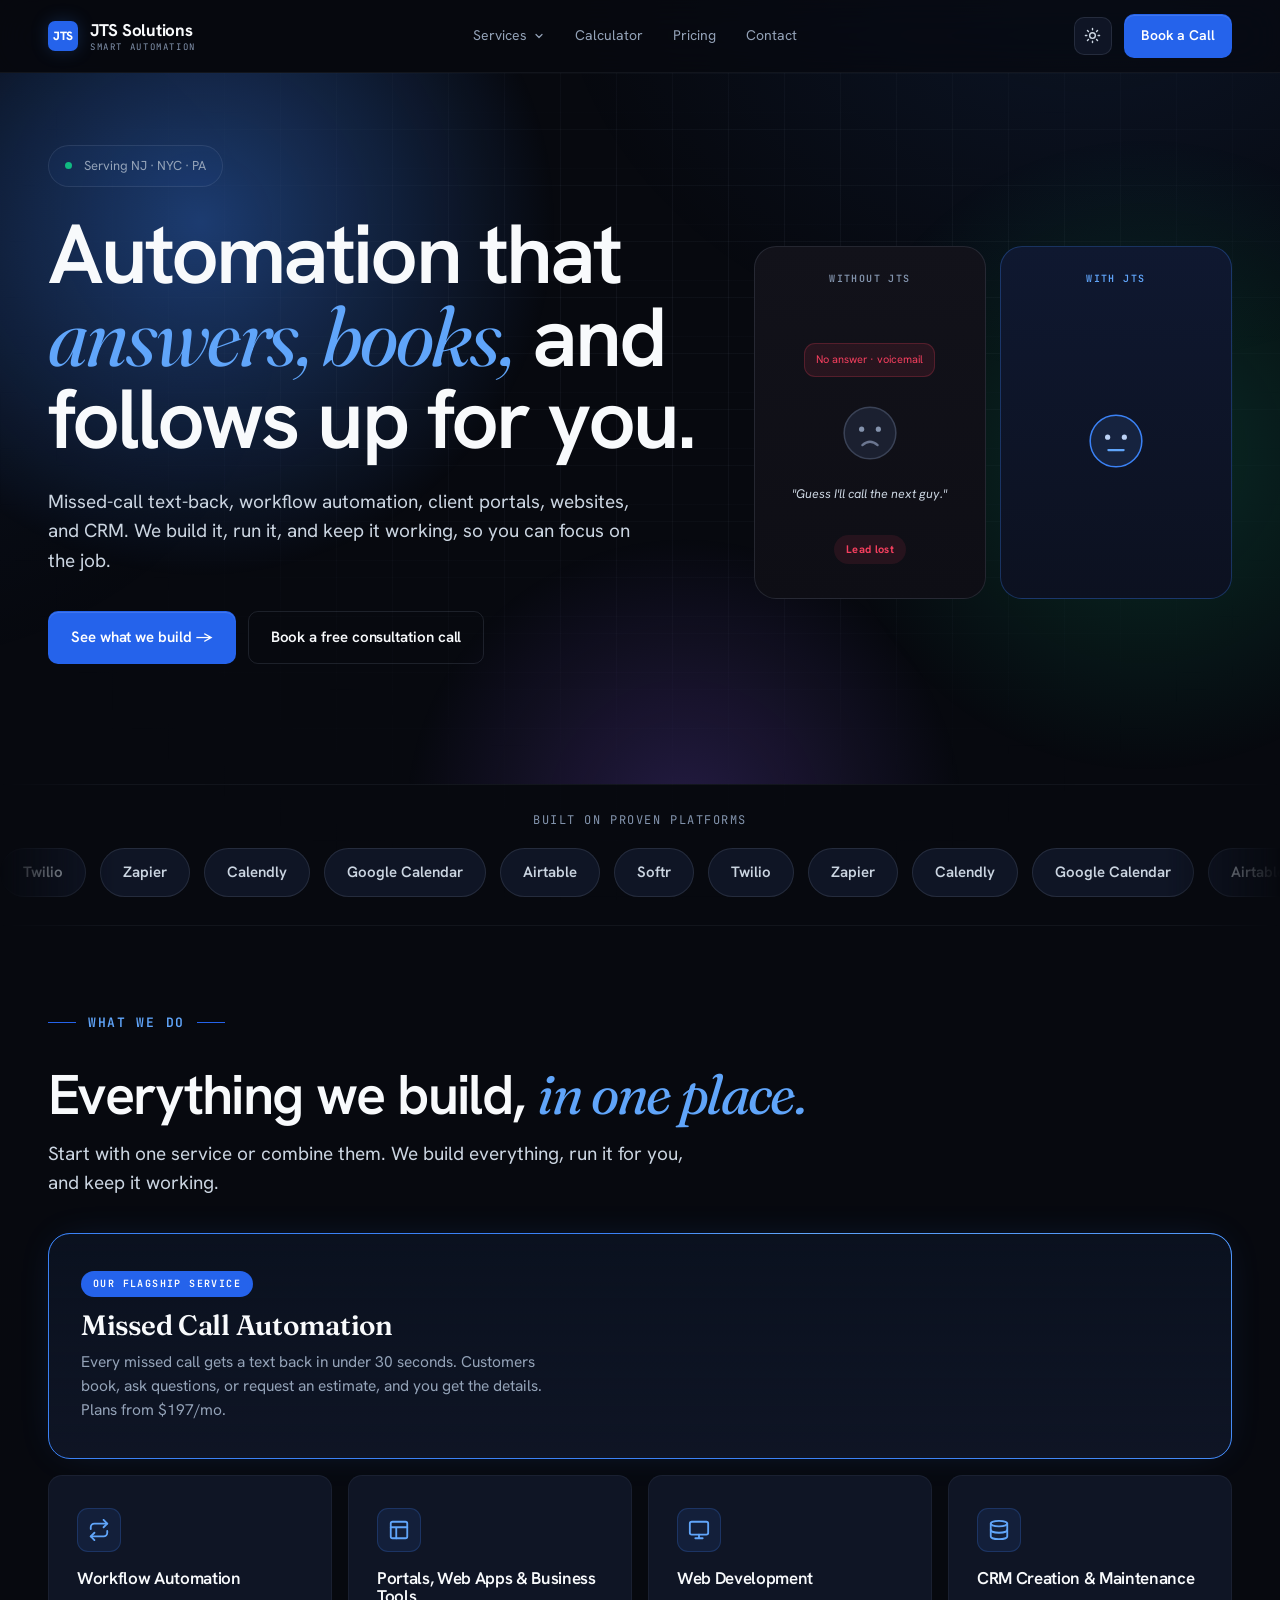
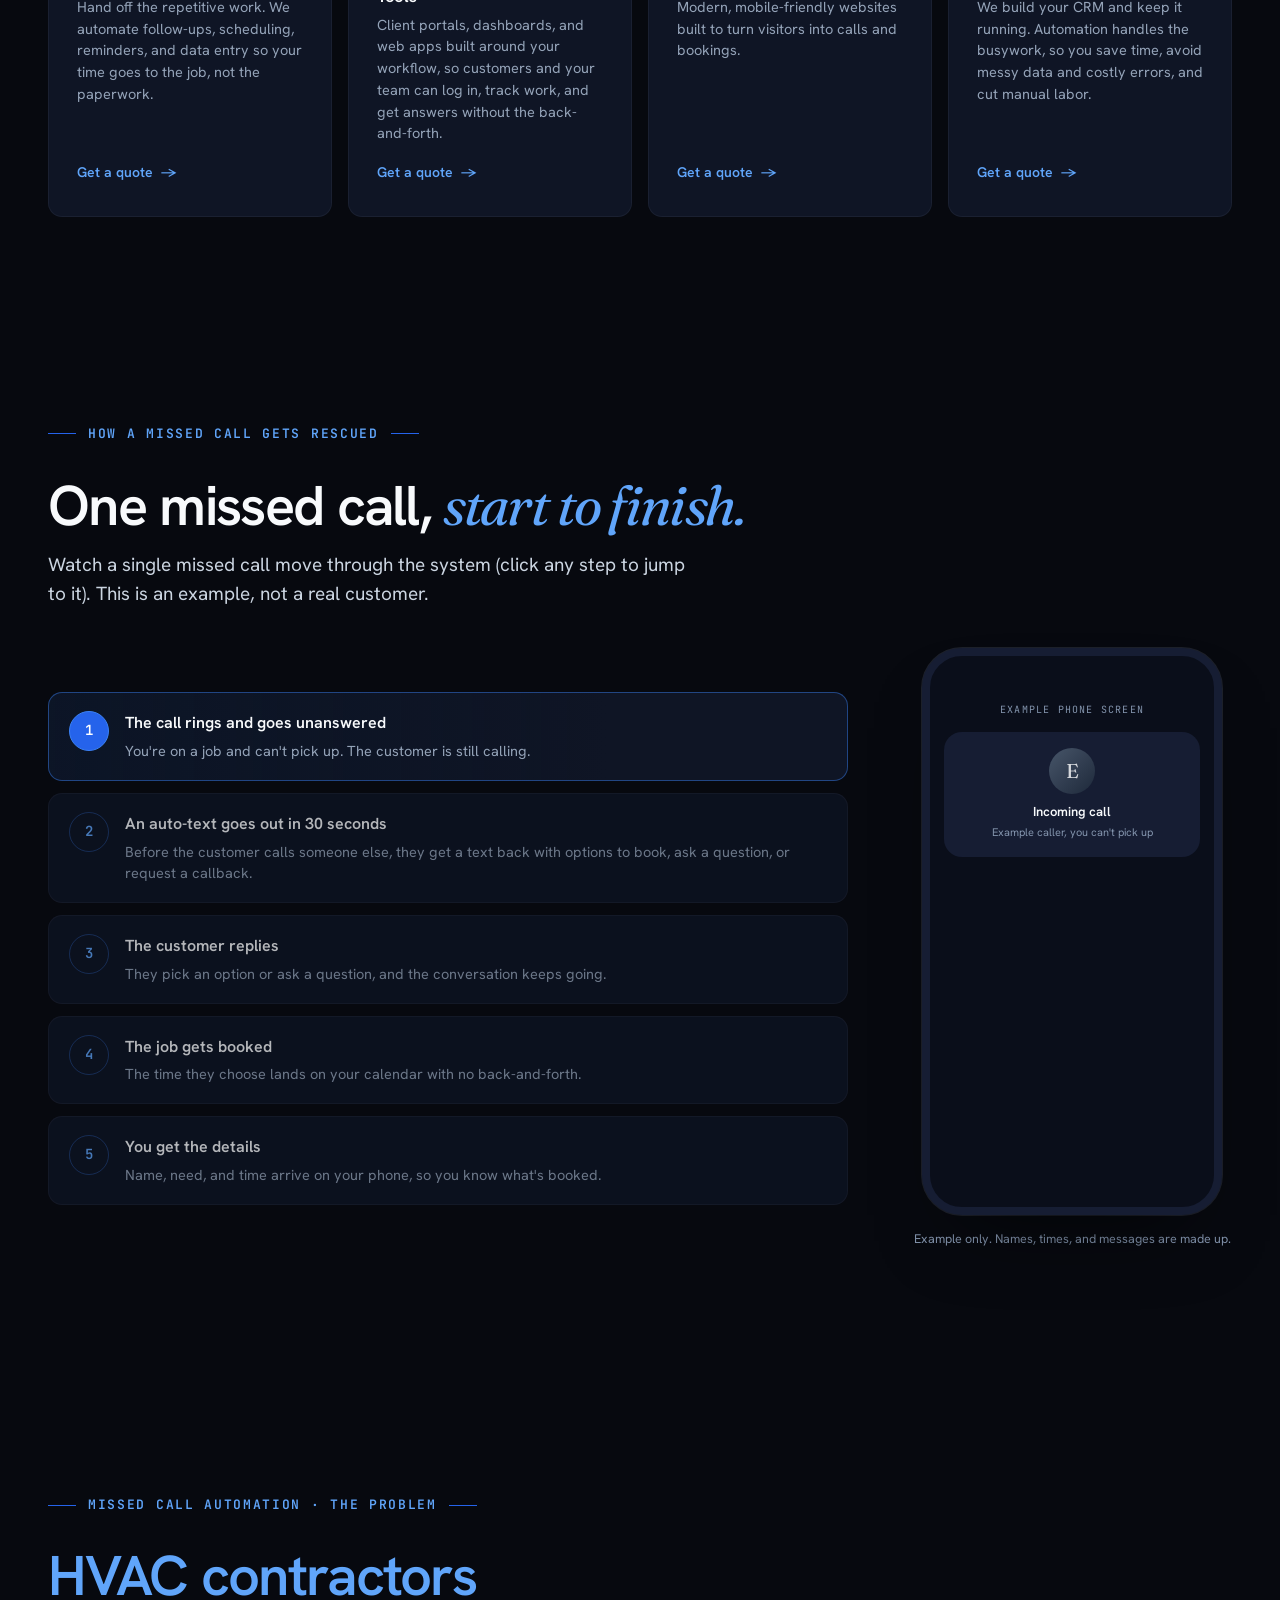
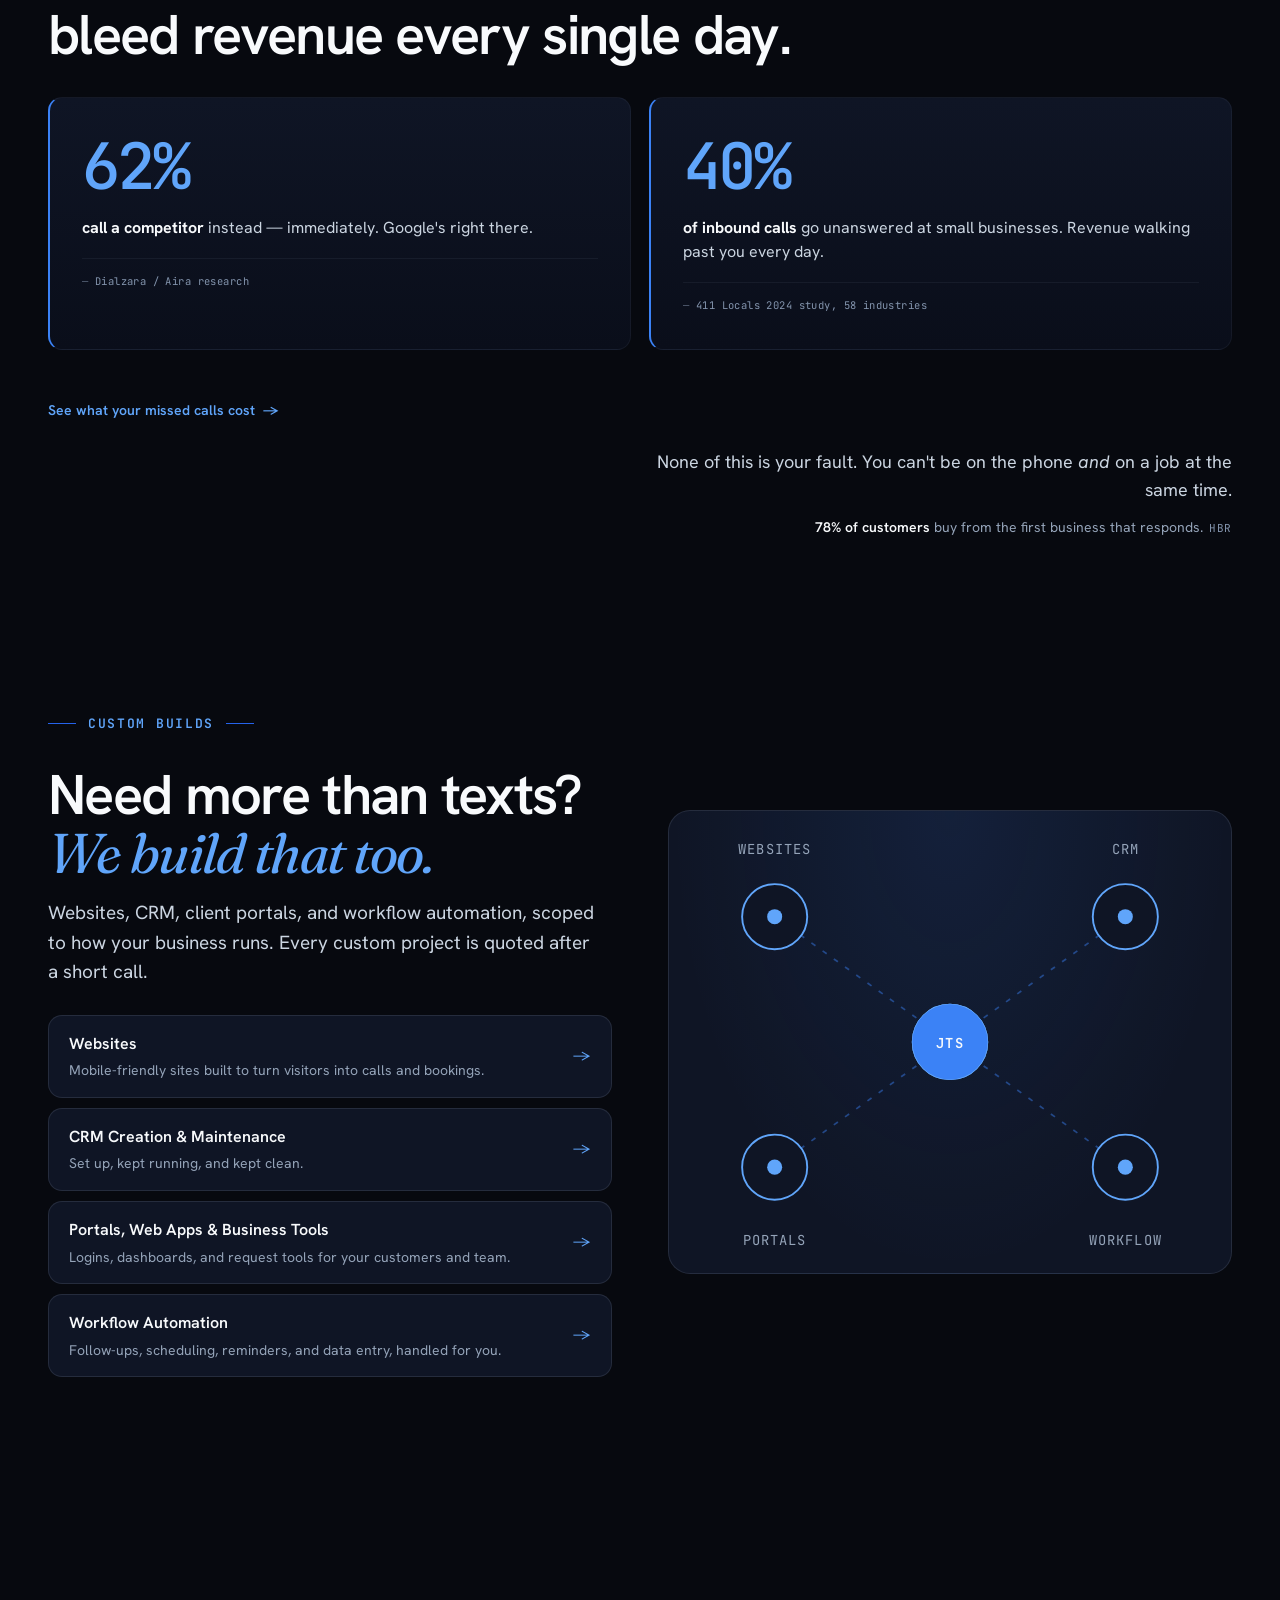
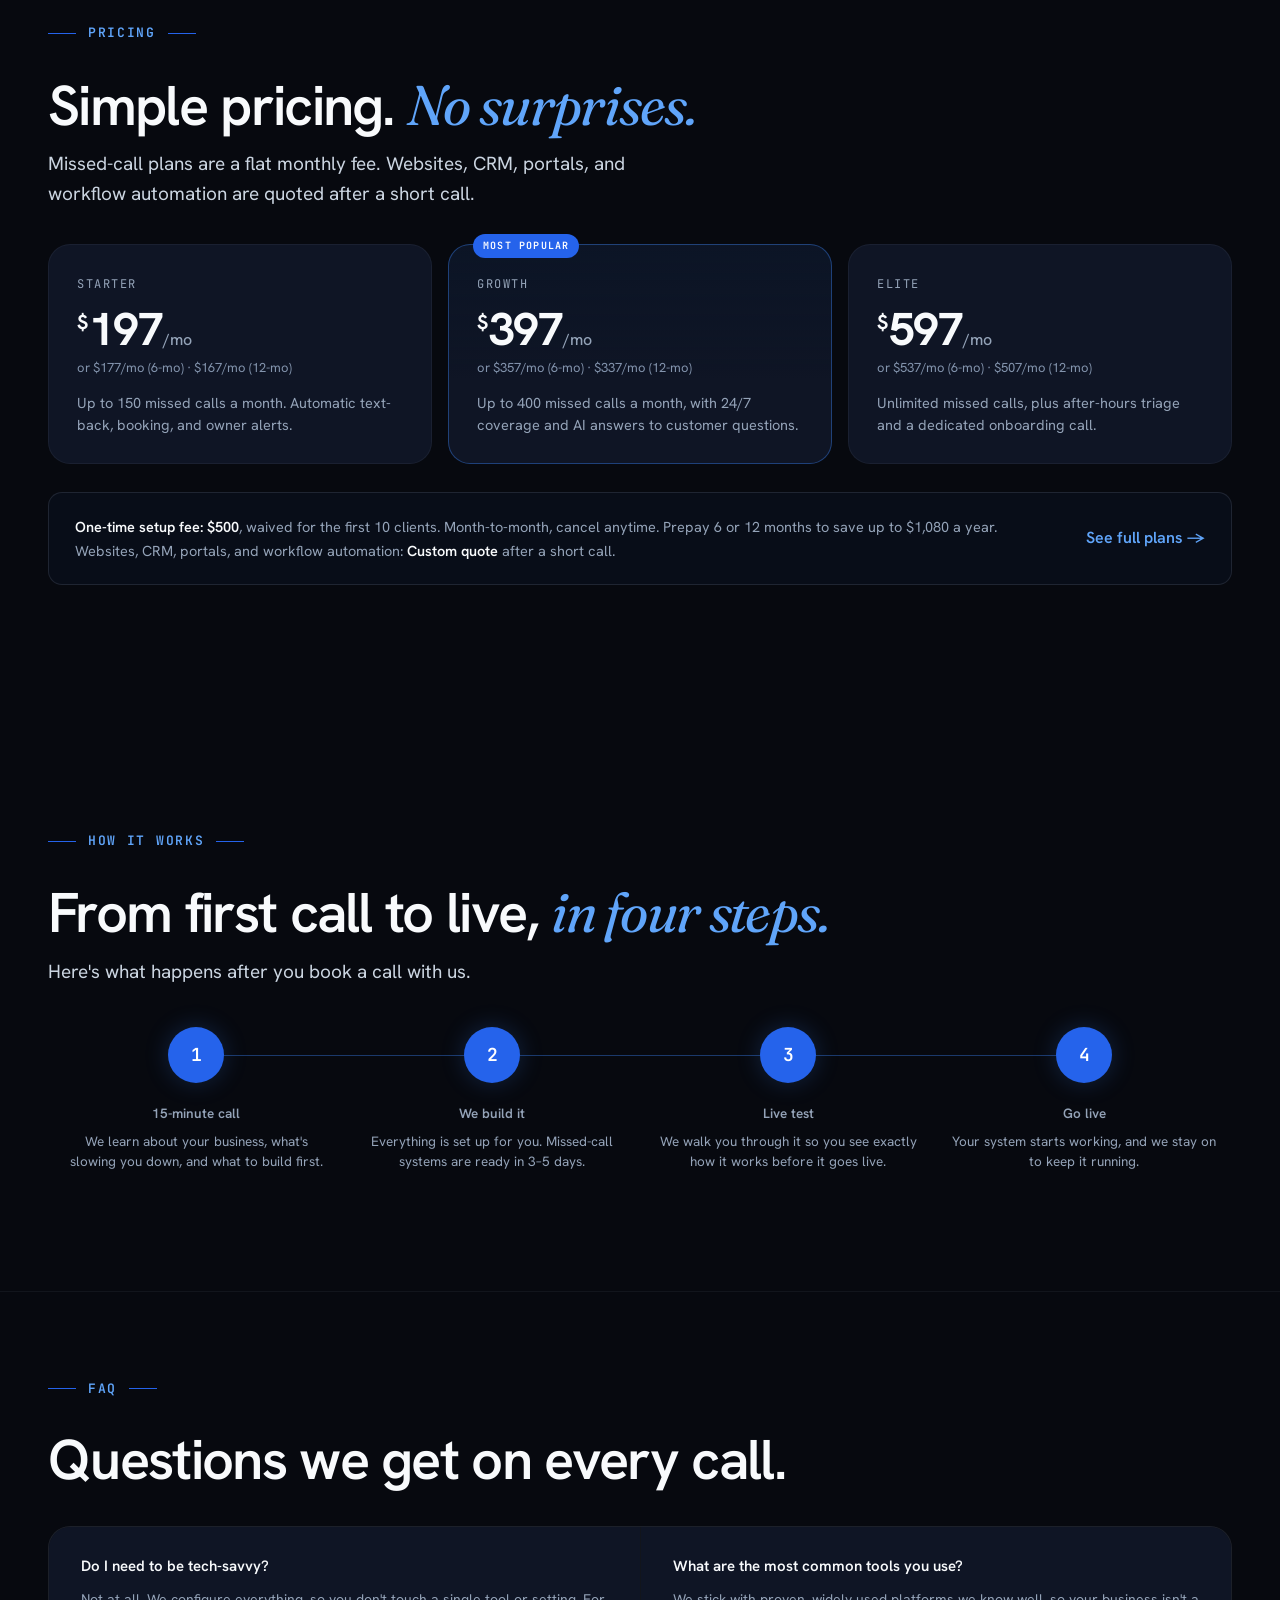
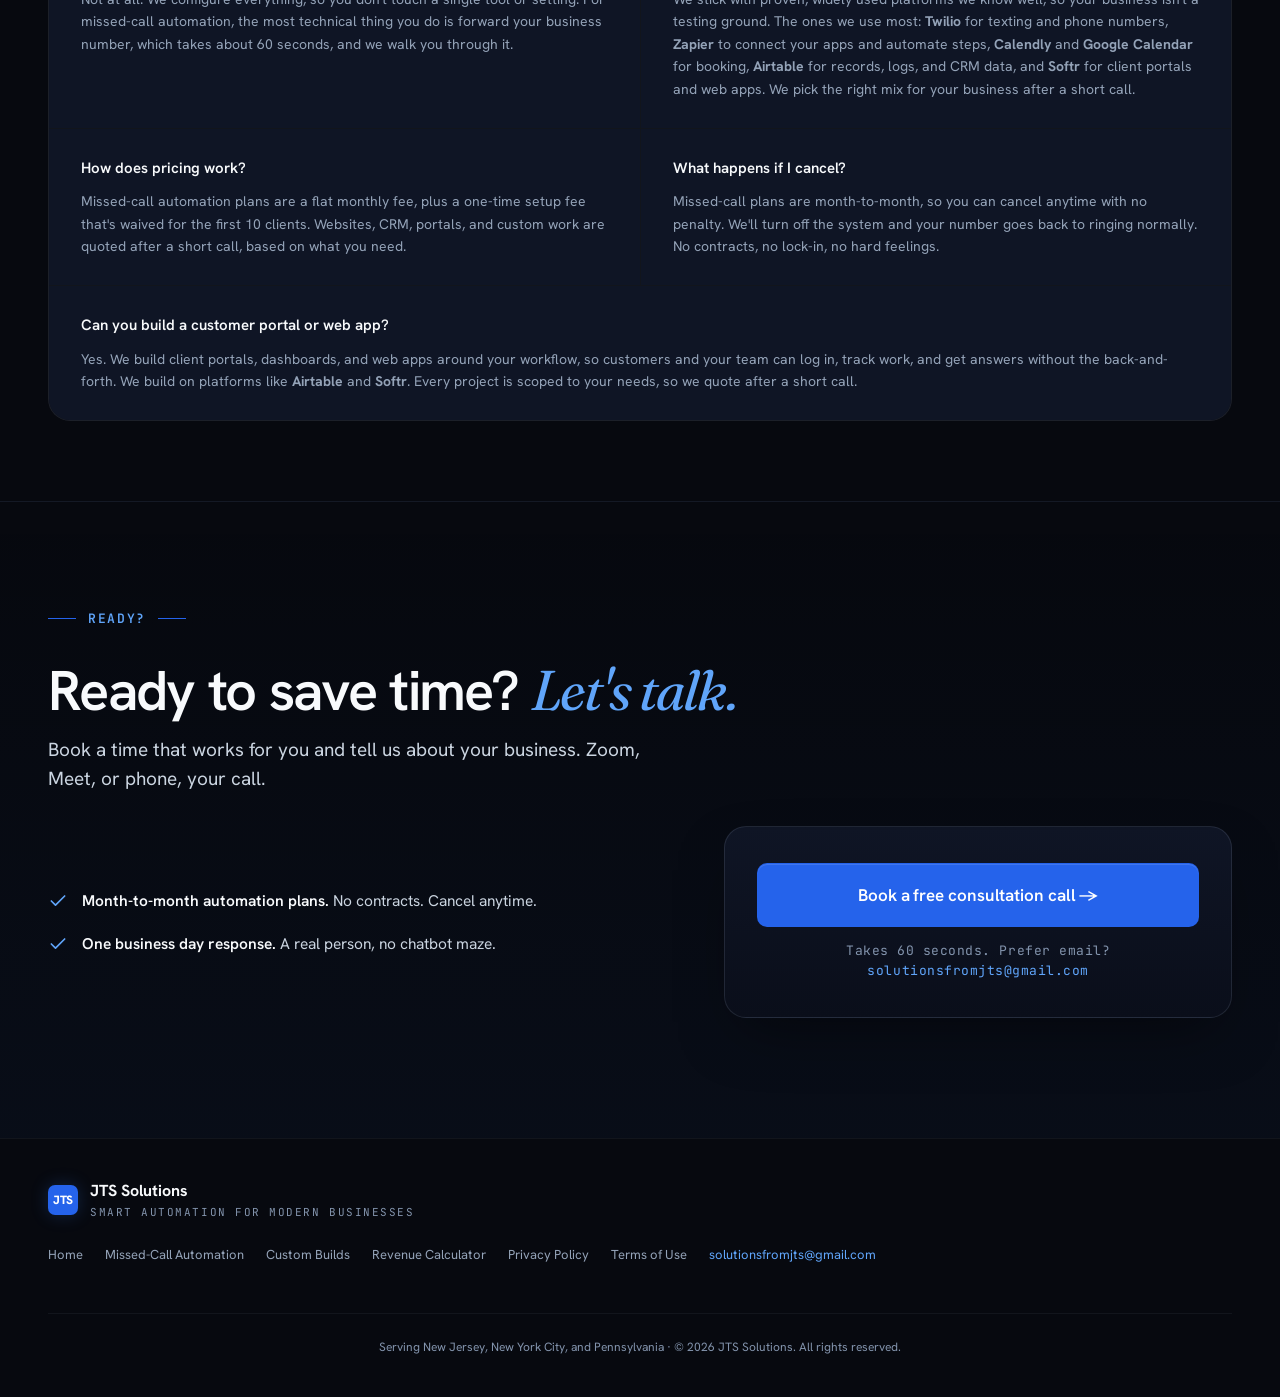
<file: index.html>
<!DOCTYPE html>
<html lang="en">
<head>
<meta charset="UTF-8">
<meta name="viewport" content="width=device-width, initial-scale=1.0">
<meta name="description" content="Missed-call text-back, workflow automation, client portals, websites, and CRM for local service businesses in New Jersey, New York City, and Pennsylvania.">
<title>JTS Solutions | Business Automation in NJ, NYC &amp; PA</title>
<link rel="canonical" href="https://www.solutionsfromjts.com/">
<meta name="theme-color" content="#0A0E1A">
<meta property="og:type" content="website">
<meta property="og:site_name" content="JTS Solutions">
<meta property="og:title" content="JTS Solutions | Business Automation in NJ, NYC &amp; PA">
<meta property="og:description" content="Missed-call text-back, workflow automation, client portals, websites, and CRM for local service businesses in New Jersey, New York City, and Pennsylvania.">
<meta property="og:url" content="https://www.solutionsfromjts.com/">
<meta property="og:image" content="https://www.solutionsfromjts.com/og-image.png">
<meta property="og:image:width" content="1200">
<meta property="og:image:height" content="630">
<meta property="og:image:alt" content="JTS Solutions. Smart automation for local businesses in NJ, NYC and PA.">
<meta name="twitter:card" content="summary_large_image">
<meta name="twitter:title" content="JTS Solutions | Business Automation in NJ, NYC &amp; PA">
<meta name="twitter:description" content="Missed-call text-back, workflow automation, client portals, websites, and CRM for local service businesses in New Jersey, New York City, and Pennsylvania.">
<meta name="twitter:image" content="https://www.solutionsfromjts.com/og-image.png">
<script type="application/ld+json">{"@context": "https://schema.org", "@graph": [{"@type": "WebSite", "@id": "https://www.solutionsfromjts.com/#website", "url": "https://www.solutionsfromjts.com/", "name": "JTS Solutions"}, {"@type": "ProfessionalService", "@id": "https://www.solutionsfromjts.com/#business", "name": "JTS Solutions", "url": "https://www.solutionsfromjts.com/", "email": "solutionsfromjts@gmail.com", "image": "https://www.solutionsfromjts.com/og-image.png", "description": "Missed-call text-back, workflow automation, client portals, websites, and CRM for local service businesses in New Jersey, New York City, and Pennsylvania.", "areaServed": [{"@type": "State", "name": "New Jersey"}, {"@type": "City", "name": "New York City"}, {"@type": "State", "name": "Pennsylvania"}], "makesOffer": [{"@type": "Offer", "itemOffered": {"@type": "Service", "name": "Missed Call Automation", "description": "Automatic text-back within 30 seconds of a missed call, with booking, estimate requests, and owner notifications."}}, {"@type": "Offer", "itemOffered": {"@type": "Service", "name": "Workflow Automation", "description": "Automation of follow-ups, scheduling, reminders, and data entry."}}, {"@type": "Offer", "itemOffered": {"@type": "Service", "name": "Portals, Web Apps & Business Tools", "description": "Client portals, dashboards, and web apps built around a business's workflow."}}, {"@type": "Offer", "itemOffered": {"@type": "Service", "name": "Web Development", "description": "Modern, mobile-friendly websites for local businesses."}}, {"@type": "Offer", "itemOffered": {"@type": "Service", "name": "CRM Creation & Maintenance", "description": "CRM setup and ongoing maintenance with automation that saves time and reduces errors and manual labor."}}]}]}</script>
<link rel="icon" type="image/svg+xml" href="data:image/svg+xml,%3Csvg xmlns='http://www.w3.org/2000/svg' viewBox='0 0 32 32'%3E%3Crect width='32' height='32' rx='6' fill='%230A0E1A'/%3E%3Cpath d='M9 9h14M9 15l4 4-4 4M19 23h4' stroke='%233B82F6' stroke-width='2.5' stroke-linecap='round' stroke-linejoin='round' fill='none'/%3E%3C/svg%3E">
<link rel="preconnect" href="https://fonts.googleapis.com">
<link rel="preconnect" href="https://fonts.gstatic.com" crossorigin>
<link href="https://fonts.googleapis.com/css2?family=Fraunces:ital,opsz,wght@0,9..144,400;0,9..144,600;0,9..144,700;1,9..144,400;1,9..144,600&family=Hanken+Grotesk:wght@300;400;500;600;700&family=JetBrains+Mono:wght@400;500;600&display=swap" rel="stylesheet">
<script>(function(){try{if(localStorage.getItem('jts-theme')==='light')document.documentElement.setAttribute('data-theme','light');}catch(e){}})();</script>
<link rel="stylesheet" href="/assets/site.css">
<script src="/assets/site.js" defer></script>
  <noscript><style>.reveal,.stagger>*,.hero-text>*,.hero-visual,.hero-graphic,.split-word,[data-split] .w,[data-split] span,.hv-msg,.hv-cap,.hv-outcome,.hv-mouth,.hv-brow,.call-screen,.missed-banner,.messages-screen,.bubble,.typing,.booking-card,.owner-notif{opacity:1!important;transform:none!important;animation:none!important;visibility:visible!important}</style></noscript>
</head>
<body data-industry="hvac">
<div class="progress" aria-hidden="true"><span></span></div>
<a class="skip-link" href="#main">Skip to content</a>

<!-- ================================================================ NAV -->
<nav class="top" aria-label="Main">
  <div class="nav-inner">
    <a href="/" class="brand" aria-label="JTS Solutions home">
      <span class="brand-mark" aria-hidden="true">JTS</span>
      <span class="brand-text">JTS Solutions <small>Smart Automation</small></span>
    </a>
    <div class="nav-links" id="nav-links">
      <div class="nav-dd">
        <button class="nav-dd-btn" type="button" aria-expanded="false" aria-controls="nav-services">Services
          <svg width="12" height="12" viewBox="0 0 24 24" fill="none" stroke="currentColor" stroke-width="2.4" stroke-linecap="round" stroke-linejoin="round" aria-hidden="true"><polyline points="6 9 12 15 18 9"/></svg>
        </button>
        <div class="nav-dd-menu" id="nav-services">
          <a href="/missed-call-automation/">Missed Call Automation<small>Text back in 30 seconds</small></a>
          <a href="/custom-builds/#workflow">Workflow Automation</a>
          <a href="/custom-builds/#portals">Portals, Web Apps &amp; Business Tools</a>
          <a href="/custom-builds/#websites">Web Development</a>
          <a href="/custom-builds/#crm">CRM Creation &amp; Maintenance</a>
        </div>
      </div>
      <a href="/calculator/">Calculator</a>
      <a href="/missed-call-automation/#pricing">Pricing</a>
      <a href="#contact">Contact</a>
    </div>
    <div class="nav-right">
      <button class="theme-toggle" id="theme-toggle" type="button" aria-label="Toggle light or dark mode" title="Switch light / dark">
        <svg class="ic-moon" width="17" height="17" viewBox="0 0 24 24" fill="none" stroke="currentColor" stroke-width="2" stroke-linecap="round" stroke-linejoin="round" aria-hidden="true"><path d="M21 12.8A9 9 0 1 1 11.2 3a7 7 0 0 0 9.8 9.8z"/></svg>
        <svg class="ic-sun" width="17" height="17" viewBox="0 0 24 24" fill="none" stroke="currentColor" stroke-width="2" stroke-linecap="round" stroke-linejoin="round" aria-hidden="true"><circle cx="12" cy="12" r="4"/><path d="M12 2v2M12 20v2M4.9 4.9l1.4 1.4M17.7 17.7l1.4 1.4M2 12h2M20 12h2M4.9 19.1l1.4-1.4M17.7 6.3l1.4-1.4"/></svg>
      </button>
      <a href="https://calendly.com/solutionsfromjts/jts-solutions-consultation-call" class="btn btn--primary btn--sm js-booking">Book a Call</a>
      <button class="menu-btn" type="button" aria-expanded="false" aria-controls="nav-links" aria-label="Open menu">
        <span></span><span></span><span></span>
      </button>
    </div>
  </div>
</nav>

<main id="main">

<!-- ================================================================ HERO -->
<section class="hero" aria-labelledby="hero-title">
  <div class="aurora" aria-hidden="true">
    <div class="aurora-blob aurora-blob--a"></div>
    <div class="aurora-blob aurora-blob--b"></div>
    <div class="aurora-blob aurora-blob--c"></div>
  </div>
  <div class="hero-grid-bg" aria-hidden="true"></div>
  <div class="hero-grid-spot" aria-hidden="true"></div>
  <div class="hero-spot-glow" aria-hidden="true"></div>
  <div class="container">
    <div class="hero-grid">
      <div class="hero-text">
        <div class="hero-ticker"><span class="dot" aria-hidden="true"></span>Serving NJ · NYC · PA</div>
        <h1 id="hero-title" data-split>Automation that <span class="accent">answers, books,</span> and follows up for you.</h1>
        <p class="hero-sub">Missed-call text-back, workflow automation, client portals, websites, and CRM. We build it, run it, and keep it working, so you can focus on the job.</p>
        <div class="hero-ctas">
          <a href="#services" class="btn btn--primary">See what we build →</a>
          <a href="https://calendly.com/solutionsfromjts/jts-solutions-consultation-call" class="btn btn--ghost js-booking">Book a free consultation call</a>
        </div>
      </div>
      <div class="hero-visual-wrap" data-tilt="4">
        <div class="hero-visual">
          <div class="hv-scene hv-pain" id="hv-pain">
            <div class="hv-lab">Without JTS</div>
            <div class="hv-strip">
              <div class="hv-msg hv-ring" id="hv-p-ring"><span class="hv-dot"></span>Incoming call</div>
              <div class="hv-msg hv-vm" id="hv-p-vm">No answer &middot; voicemail</div>
            </div>
            <svg class="hv-face" viewBox="0 0 100 100" aria-hidden="true">
              <circle class="hv-head" cx="50" cy="50" r="34"/>
              <circle class="hv-eye" cx="39" cy="45" r="3.4"/>
              <circle class="hv-eye" cx="61" cy="45" r="3.4"/>
              <path class="hv-mouth hv-m-neutral" d="M40 64 H60"/>
              <path class="hv-mouth hv-m-sad" d="M40 66 Q50 57 60 66"/>
            </svg>
            <div class="hv-cap">"Guess I'll call the next guy."</div>
            <div class="hv-outcome">Lead lost</div>
          </div>
          <div class="hv-scene hv-jts" id="hv-jts">
            <div class="hv-lab">With JTS</div>
            <div class="hv-strip">
              <div class="hv-msg hv-ring" id="hv-j-ring"><span class="hv-dot"></span>Incoming call</div>
              <div class="hv-msg hv-txt" id="hv-j-txt">Hey! Sorry we missed you &mdash; reply 1 to book you in.</div>
            </div>
            <svg class="hv-face" viewBox="0 0 100 100" aria-hidden="true">
              <path class="hv-brow" d="M34 40 Q39 37 44 40"/>
              <path class="hv-brow" d="M56 40 Q61 37 66 40"/>
              <circle class="hv-head" cx="50" cy="50" r="34"/>
              <circle class="hv-eye" cx="39" cy="45" r="3.4"/>
              <circle class="hv-eye" cx="61" cy="45" r="3.4"/>
              <path class="hv-mouth hv-m-neutral" d="M40 62 H60"/>
              <path class="hv-mouth hv-m-happy" d="M40 60 Q50 73 60 60"/>
            </svg>
            <div class="hv-cap">"Oh nice &mdash; they texted right back!"</div>
            <div class="hv-outcome">Booked &middot; Today 2PM</div>
          </div>
        </div>
      </div>
    </div>
  </div>
</section>

<!-- ================================================================ TOOL MARQUEE -->
<section class="marquee" aria-label="Platforms we build on">
  <p class="marquee-label">Built on proven platforms</p>
  <div class="marquee-track">
    <ul class="marquee-group">
      <li class="marquee-pill">Twilio</li>
      <li class="marquee-pill">Zapier</li>
      <li class="marquee-pill">Calendly</li>
      <li class="marquee-pill">Google Calendar</li>
      <li class="marquee-pill">Airtable</li>
      <li class="marquee-pill">Softr</li>
    </ul>
    <ul class="marquee-group" aria-hidden="true">
      <li class="marquee-pill">Twilio</li>
      <li class="marquee-pill">Zapier</li>
      <li class="marquee-pill">Calendly</li>
      <li class="marquee-pill">Google Calendar</li>
      <li class="marquee-pill">Airtable</li>
      <li class="marquee-pill">Softr</li>
    </ul>
    <ul class="marquee-group" aria-hidden="true">
      <li class="marquee-pill">Twilio</li>
      <li class="marquee-pill">Zapier</li>
      <li class="marquee-pill">Calendly</li>
      <li class="marquee-pill">Google Calendar</li>
      <li class="marquee-pill">Airtable</li>
      <li class="marquee-pill">Softr</li>
    </ul>
    <ul class="marquee-group" aria-hidden="true">
      <li class="marquee-pill">Twilio</li>
      <li class="marquee-pill">Zapier</li>
      <li class="marquee-pill">Calendly</li>
      <li class="marquee-pill">Google Calendar</li>
      <li class="marquee-pill">Airtable</li>
      <li class="marquee-pill">Softr</li>
    </ul>
    <ul class="marquee-group" aria-hidden="true">
      <li class="marquee-pill">Twilio</li>
      <li class="marquee-pill">Zapier</li>
      <li class="marquee-pill">Calendly</li>
      <li class="marquee-pill">Google Calendar</li>
      <li class="marquee-pill">Airtable</li>
      <li class="marquee-pill">Softr</li>
    </ul>
    <ul class="marquee-group" aria-hidden="true">
      <li class="marquee-pill">Twilio</li>
      <li class="marquee-pill">Zapier</li>
      <li class="marquee-pill">Calendly</li>
      <li class="marquee-pill">Google Calendar</li>
      <li class="marquee-pill">Airtable</li>
      <li class="marquee-pill">Softr</li>
    </ul>
  </div>
</section>

<!-- ================================================================ SERVICES -->
<section class="section section--tight" id="services" aria-labelledby="services-title">
  <div class="container">
    <div class="reveal">
      <div class="eyebrow">What we do</div>
      <h2 id="services-title">Everything we build, <span class="serif italic" style="color:var(--blue-bright);">in one place.</span></h2>
      <p class="lead muted" style="margin-top:14px;max-width:60ch;">Start with one service or combine them. We build everything, run it for you, and keep it working.</p>
    </div>
    <div class="services-grid stagger">
      <a class="feature service-feature" href="/missed-call-automation/">
        <div>
          <div class="price-tag" style="position:static;display:inline-block;margin-bottom:14px;">Our flagship service</div>
          <h3>Missed Call Automation</h3>
          <p>Every missed call gets a text back in under 30 seconds. Customers book, ask questions, or request an estimate, and you get the details. Plans from $197/mo.</p>
        </div>
        <div class="sf-actions">
          <span class="btn btn--primary">See the service →</span>
        </div>
      </a>
      <a class="feature service-card" href="/custom-builds/#workflow" data-tilt="7">
        <div class="feature-icon" aria-hidden="true"><svg aria-hidden="true" focusable="false" width="22" height="22" viewBox="0 0 24 24" fill="none" stroke="currentColor" stroke-width="2" stroke-linecap="round" stroke-linejoin="round"><polyline points="17 1 21 5 17 9"/><path d="M3 11V9a4 4 0 0 1 4-4h14"/><polyline points="7 23 3 19 7 15"/><path d="M21 13v2a4 4 0 0 1-4 4H3"/></svg></div>
        <h4>Workflow Automation</h4>
        <p>Hand off the repetitive work. We automate follow-ups, scheduling, reminders, and data entry so your time goes to the job, not the paperwork.</p>
        <span class="more">Get a quote <span class="arr" aria-hidden="true">→</span></span>
      </a>
      <a class="feature service-card" href="/custom-builds/#portals" data-tilt="7">
        <div class="feature-icon" aria-hidden="true"><svg aria-hidden="true" focusable="false" width="22" height="22" viewBox="0 0 24 24" fill="none" stroke="currentColor" stroke-width="2" stroke-linecap="round" stroke-linejoin="round"><rect x="3" y="3" width="18" height="18" rx="2"/><path d="M3 9h18M9 21V9"/></svg></div>
        <h4>Portals, Web Apps &amp; Business Tools</h4>
        <p>Client portals, dashboards, and web apps built around your workflow, so customers and your team can log in, track work, and get answers without the back-and-forth.</p>
        <span class="more">Get a quote <span class="arr" aria-hidden="true">→</span></span>
      </a>
      <a class="feature service-card" href="/custom-builds/#websites" data-tilt="7">
        <div class="feature-icon" aria-hidden="true"><svg aria-hidden="true" focusable="false" width="22" height="22" viewBox="0 0 24 24" fill="none" stroke="currentColor" stroke-width="2" stroke-linecap="round" stroke-linejoin="round"><rect x="2" y="3" width="20" height="14" rx="2"/><path d="M8 21h8M12 17v4"/></svg></div>
        <h4>Web Development</h4>
        <p>Modern, mobile-friendly websites built to turn visitors into calls and bookings.</p>
        <span class="more">Get a quote <span class="arr" aria-hidden="true">→</span></span>
      </a>
      <a class="feature service-card" href="/custom-builds/#crm" data-tilt="7">
        <div class="feature-icon" aria-hidden="true"><svg aria-hidden="true" focusable="false" width="22" height="22" viewBox="0 0 24 24" fill="none" stroke="currentColor" stroke-width="2" stroke-linecap="round" stroke-linejoin="round"><ellipse cx="12" cy="5" rx="9" ry="3"/><path d="M21 12c0 1.66-4 3-9 3s-9-1.34-9-3"/><path d="M3 5v14c0 1.66 4 3 9 3s9-1.34 9-3V5"/></svg></div>
        <h4>CRM Creation &amp; Maintenance</h4>
        <p>We build your CRM and keep it running. Automation handles the busywork, so you save time, avoid messy data and costly errors, and cut manual labor.</p>
        <span class="more">Get a quote <span class="arr" aria-hidden="true">→</span></span>
      </a>
    </div>
  </div>
</section>

<!-- ================================================================ SCROLL STORY -->
<section class="story" id="story" aria-labelledby="story-title">
  <div class="container story-sticky">
    <div class="reveal">
      <div class="eyebrow">How a missed call gets rescued</div>
      <h2 id="story-title">One missed call, <span class="serif italic" style="color:var(--blue-bright);">start to finish.</span></h2>
      <p class="lead muted" style="margin-top:14px;max-width:58ch;">Watch a single missed call move through the system (click any step to jump to it). This is an example, not a real customer.</p>
    </div>
    <div class="story-layout">
      <ol class="story-steps">
        <li class="story-step" data-n="1"><span class="st-n" aria-hidden="true">1</span><strong>The call rings and goes unanswered</strong><p>You're on a job and can't pick up. The customer is still calling.</p></li>
        <li class="story-step" data-n="2"><span class="st-n" aria-hidden="true">2</span><strong>An auto-text goes out in 30 seconds</strong><p>Before the customer calls someone else, they get a text back with options to book, ask a question, or request a callback.</p></li>
        <li class="story-step" data-n="3"><span class="st-n" aria-hidden="true">3</span><strong>The customer replies</strong><p>They pick an option or ask a question, and the conversation keeps going.</p></li>
        <li class="story-step" data-n="4"><span class="st-n" aria-hidden="true">4</span><strong>The job gets booked</strong><p>The time they choose lands on your calendar with no back-and-forth.</p></li>
        <li class="story-step" data-n="5"><span class="st-n" aria-hidden="true">5</span><strong>You get the details</strong><p>Name, need, and time arrive on your phone, so you know what's booked.</p></li>
      </ol>
      <div>
        <div class="story-phone">
          <div class="sp-top">Example phone screen</div>
          <div class="sp-call is-ringing" data-from="1">
            <div class="sp-avatar" aria-hidden="true">E</div>
            <div class="sp-who">Incoming call</div>
            <div class="sp-sub">Example caller, you can't pick up</div>
          </div>
          <div class="sp-time" data-from="2">Auto-text sent in 30 seconds</div>
          <div class="sp-bubble sp-bubble--in" data-from="2">Hi! Sorry we missed you. Reply to book, ask a question, or request a callback.</div>
          <div class="sp-bubble sp-bubble--out" data-from="3">Hey, my AC died. Can someone come out today?</div>
          <div class="sp-booked" data-from="4">&check; Booked: Today, 2:00 PM</div>
          <div class="sp-notif" data-from="5"><strong>Owner alert</strong><span>New lead booked. AC repair, today at 2 PM.</span></div>
        </div>
        <p class="story-example-note">Example only. Names, times, and messages are made up.</p>
      </div>
    </div>
  </div>
</section>

<!-- ================================================================ PROBLEM -->
<section class="section" id="problem" aria-labelledby="problem-title">
  <div class="container reveal">
    <div class="eyebrow">Missed Call Automation · The problem</div>
    <h2 id="problem-title"><span class="rot-word" id="problem-industry">HVAC contractors</span><br>bleed revenue every single day.</h2>
    <div class="stats-grid stats-grid--two">
      <div class="stat-card">
        <div class="stat-num" data-target="62" data-suffix="%">62%</div>
        <div class="stat-desc"><strong style="color:var(--text-1);">call a competitor</strong> instead — immediately. Google's right there.</div>
        <div class="stat-source">Dialzara / Aira research</div>
      </div>
      <div class="stat-card">
        <div class="stat-num" data-target="40" data-suffix="%">40%</div>
        <div class="stat-desc"><strong style="color:var(--text-1);">of inbound calls</strong> go unanswered at small businesses. Revenue walking past you every day.</div>
        <div class="stat-source">411 Locals 2024 study, 58 industries</div>
      </div>
    </div>
    <div class="center-cta" style="justify-content:flex-start;">
      <a class="stat-more" href="/calculator/">See what your missed calls cost <span aria-hidden="true">→</span></a>
    </div>
    <p class="problem-close">None of this is your fault. You can't be on the phone <em>and</em> <span id="problem-ending">on a job</span> at the same time.</p>
    <p class="problem-source"><strong>78% of customers</strong> buy from the first business that responds.<span>HBR</span></p>
  </div>
</section>

<!-- ================================================================ CUSTOM BUILDS TEASER -->
<section class="section" id="builds" aria-labelledby="builds-title">
  <div class="container teaser-grid">
    <div class="reveal">
      <div class="eyebrow">Custom builds</div>
      <h2 id="builds-title">Need more than texts? <span class="serif italic" style="color:var(--blue-bright);">We build that too.</span></h2>
      <p class="lead muted" style="margin-top:14px;max-width:50ch;">Websites, CRM, client portals, and workflow automation, scoped to how your business runs. Every custom project is quoted after a short call.</p>
      <ul class="chip-list">
        <li><a href="/custom-builds/#websites"><strong>Websites</strong><small>Mobile-friendly sites built to turn visitors into calls and bookings.</small><span class="chip-arr" aria-hidden="true">→</span></a></li>
        <li><a href="/custom-builds/#crm"><strong>CRM Creation &amp; Maintenance</strong><small>Set up, kept running, and kept clean.</small><span class="chip-arr" aria-hidden="true">→</span></a></li>
        <li><a href="/custom-builds/#portals"><strong>Portals, Web Apps &amp; Business Tools</strong><small>Logins, dashboards, and request tools for your customers and team.</small><span class="chip-arr" aria-hidden="true">→</span></a></li>
        <li><a href="/custom-builds/#workflow"><strong>Workflow Automation</strong><small>Follow-ups, scheduling, reminders, and data entry, handled for you.</small><span class="chip-arr" aria-hidden="true">→</span></a></li>
      </ul>
    </div>
    <div class="net-card reveal">
      <svg class="net" viewBox="0 0 420 340" aria-hidden="true" focusable="false">
        <path class="net-link" d="M210 170 L70 70"/>
        <path class="net-link" d="M210 170 L350 70"/>
        <path class="net-link" d="M210 170 L70 270"/>
        <path class="net-link" d="M210 170 L350 270"/>
        <circle class="net-hub-ring" cx="210" cy="170" r="30"/>
        <circle class="net-hub-ring net-hub-ring--2" cx="210" cy="170" r="30"/>
        <circle class="net-hub" cx="210" cy="170" r="30"/>
        <text class="net-label net-label--hub" x="210" y="175" text-anchor="middle">JTS</text>
        <circle class="net-node" cx="70" cy="70" r="26"/>
        <circle class="net-node-dot" cx="70" cy="70" r="6"/>
        <circle class="net-node" cx="350" cy="70" r="26"/>
        <circle class="net-node-dot net-node-dot--2" cx="350" cy="70" r="6"/>
        <circle class="net-node" cx="70" cy="270" r="26"/>
        <circle class="net-node-dot net-node-dot--3" cx="70" cy="270" r="6"/>
        <circle class="net-node" cx="350" cy="270" r="26"/>
        <circle class="net-node-dot net-node-dot--4" cx="350" cy="270" r="6"/>
        <text class="net-label" x="70" y="20" text-anchor="middle">Websites</text>
        <text class="net-label" x="350" y="20" text-anchor="middle">CRM</text>
        <text class="net-label" x="70" y="332" text-anchor="middle">Portals</text>
        <text class="net-label" x="350" y="332" text-anchor="middle">Workflow</text>
      </svg>
    </div>
  </div>
</section>

<!-- ================================================================ PRICING SUMMARY -->
<section class="section" id="pricing" aria-labelledby="pricing-title">
  <div class="container">
    <div class="reveal">
      <div class="eyebrow">Pricing</div>
      <h2 id="pricing-title">Simple pricing. <span class="serif italic" style="color:var(--blue-bright);">No surprises.</span></h2>
      <p class="lead muted" style="margin-top:14px;max-width:58ch;">Missed-call plans are a flat monthly fee. Websites, CRM, portals, and workflow automation are quoted after a short call.</p>
    </div>
    <div class="plans-mini stagger">
      <article class="plan-mini">
        <div class="pm-name">Starter</div>
        <div class="pm-price"><sup>$</sup>197<small>/mo</small></div>
        <small style="font-size:13px;color:var(--text-4);margin-top:6px;">or $177/mo (6-mo) &middot; $167/mo (12-mo)</small>
        <p>Up to 150 missed calls a month. Automatic text-back, booking, and owner alerts.</p>
      </article>
      <article class="plan-mini is-featured">
        <span class="pm-tag">Most Popular</span>
        <div class="pm-name">Growth</div>
        <div class="pm-price"><sup>$</sup>397<small>/mo</small></div>
        <small style="font-size:13px;color:var(--text-4);margin-top:6px;">or $357/mo (6-mo) &middot; $337/mo (12-mo)</small>
        <p>Up to 400 missed calls a month, with 24/7 coverage and AI answers to customer questions.</p>
      </article>
      <article class="plan-mini">
        <div class="pm-name">Elite</div>
        <div class="pm-price"><sup>$</sup>597<small>/mo</small></div>
        <small style="font-size:13px;color:var(--text-4);margin-top:6px;">or $537/mo (6-mo) &middot; $507/mo (12-mo)</small>
        <p>Unlimited missed calls, plus after-hours triage and a dedicated onboarding call.</p>
      </article>
    </div>
    <div class="plans-foot">
      <p><strong>One-time setup fee: $500</strong>, waived for the first 10 clients. Month-to-month, cancel anytime. Prepay 6 or 12 months to save up to $1,080 a year. Websites, CRM, portals, and workflow automation: <strong>Custom quote</strong> after a short call.</p>
      <a class="plans-link" href="/missed-call-automation/#pricing">See full plans →</a>
    </div>
  </div>
</section>

<!-- ================================================================ HOW IT WORKS -->
<section class="section" id="process" aria-labelledby="process-title">
  <div class="container">
    <div class="reveal">
      <div class="eyebrow">How it works</div>
      <h2 id="process-title">From first call to live, <span class="serif italic" style="color:var(--blue-bright);">in four steps.</span></h2>
      <p class="lead muted" style="margin-top:14px;margin-bottom:40px;">Here's what happens after you book a call with us.</p>
    </div>
    <div class="steps stagger">
      <div class="step"><div class="step-num">1</div><p class="step-title">15-minute call</p><p>We learn about your business, what's slowing you down, and what to build first.</p></div>
      <div class="step"><div class="step-num">2</div><p class="step-title">We build it</p><p>Everything is set up for you. Missed-call systems are ready in 3–5 days.</p></div>
      <div class="step"><div class="step-num">3</div><p class="step-title">Live test</p><p>We walk you through it so you see exactly how it works before it goes live.</p></div>
      <div class="step"><div class="step-num">4</div><p class="step-title">Go live</p><p>Your system starts working, and we stay on to keep it running.</p></div>
    </div>
  </div>
</section>

<!-- ================================================================ FAQ -->
<section class="section" id="faq" aria-labelledby="faq-title" style="padding-top:80px;padding-bottom:80px;border-top:1px solid var(--line);">
  <div class="container">
    <div class="reveal">
      <div class="eyebrow">FAQ</div>
      <h2 id="faq-title">Questions we get on every call.</h2>
    </div>
    <div class="faq-grid" style="margin-top:36px;">
      <div class="faq-item"><p class="q">Do I need to be tech-savvy?</p><p class="a">Not at all. We configure everything, so you don't touch a single tool or setting. For missed-call automation, the most technical thing you do is forward your business number, which takes about 60 seconds, and we walk you through it.</p></div>
      <div class="faq-item"><p class="q">What are the most common tools you use?</p><p class="a">We stick with proven, widely used platforms we know well, so your business isn't a testing ground. The ones we use most: <strong>Twilio</strong> for texting and phone numbers, <strong>Zapier</strong> to connect your apps and automate steps, <strong>Calendly</strong> and <strong>Google Calendar</strong> for booking, <strong>Airtable</strong> for records, logs, and CRM data, and <strong>Softr</strong> for client portals and web apps. We pick the right mix for your business after a short call.</p></div>
      <div class="faq-item"><p class="q">How does pricing work?</p><p class="a">Missed-call automation plans are a flat monthly fee, plus a one-time setup fee that's waived for the first 10 clients. Websites, CRM, portals, and custom work are quoted after a short call, based on what you need.</p></div>
      <div class="faq-item"><p class="q">What happens if I cancel?</p><p class="a">Missed-call plans are month-to-month, so you can cancel anytime with no penalty. We'll turn off the system and your number goes back to ringing normally. No contracts, no lock-in, no hard feelings.</p></div>
      <div class="faq-item"><p class="q">Can you build a customer portal or web app?</p><p class="a">Yes. We build client portals, dashboards, and web apps around your workflow, so customers and your team can log in, track work, and get answers without the back-and-forth. We build on platforms like <strong>Airtable</strong> and <strong>Softr</strong>. Every project is scoped to your needs, so we quote after a short call.</p></div>
    </div>
  </div>
</section>

<!-- ================================================================ FINAL CTA -->
<section class="cta-section" id="contact" aria-labelledby="contact-title">
  <div class="container reveal">
    <div class="eyebrow">Ready?</div>
    <h2 id="contact-title">Ready to save time? <span class="serif italic" style="color:var(--blue-bright);">Let's talk.</span></h2>
    <p class="lead muted" style="margin-top:14px;max-width:54ch;margin-bottom:32px;">Book a time that works for you and tell us about your business. Zoom, Meet, or phone, your call.</p>

    <div class="cta-grid">
      <div class="cta-perks">
        <div class="cta-perk">
          <svg width="20" height="20" viewBox="0 0 24 24" fill="none" stroke="currentColor" stroke-width="2" stroke-linecap="round" stroke-linejoin="round" aria-hidden="true"><polyline points="20 6 9 17 4 12"/></svg>
          <div><strong>Month-to-month automation plans.</strong> No contracts. Cancel anytime.</div>
        </div>
        <div class="cta-perk">
          <svg width="20" height="20" viewBox="0 0 24 24" fill="none" stroke="currentColor" stroke-width="2" stroke-linecap="round" stroke-linejoin="round" aria-hidden="true"><polyline points="20 6 9 17 4 12"/></svg>
          <div><strong>One business day response.</strong> A real person, no chatbot maze.</div>
        </div>
      </div>

      <div class="cta-action">
        <a href="https://calendly.com/solutionsfromjts/jts-solutions-consultation-call" class="btn btn--primary js-booking" style="font-size:17px;padding:18px 28px;width:100%;">
          Book a free consultation call →
        </a>
        <div class="cta-action-sub">Takes 60 seconds. Prefer email? <a href="mailto:solutionsfromjts@gmail.com">solutionsfromjts@gmail.com</a></div>
      </div>
    </div>
  </div>
</section>

</main>

<!-- ================================================================ FOOTER -->
<footer>
  <div class="footer-inner">
    <div class="footer-brand">
      <span class="brand-mark" aria-hidden="true">JTS</span>
      <div>
        <div style="font-weight:700;">JTS Solutions</div>
        <div class="footer-tag">Smart Automation for Modern Businesses</div>
      </div>
    </div>
    <nav class="footer-links" aria-label="Footer">
      <a href="/">Home</a>
      <a href="/missed-call-automation/">Missed-Call Automation</a>
      <a href="/custom-builds/">Custom Builds</a>
      <a href="/calculator/">Revenue Calculator</a>
      <a href="/privacy/">Privacy Policy</a>
      <a href="/terms/">Terms of Use</a>
      <a href="mailto:solutionsfromjts@gmail.com">solutionsfromjts@gmail.com</a>
    </nav>
    <div class="footer-copy">Serving New Jersey, New York City, and Pennsylvania · © 2026 JTS Solutions. All rights reserved.</div>
  </div>
</footer>
</body>
</html>
</file>
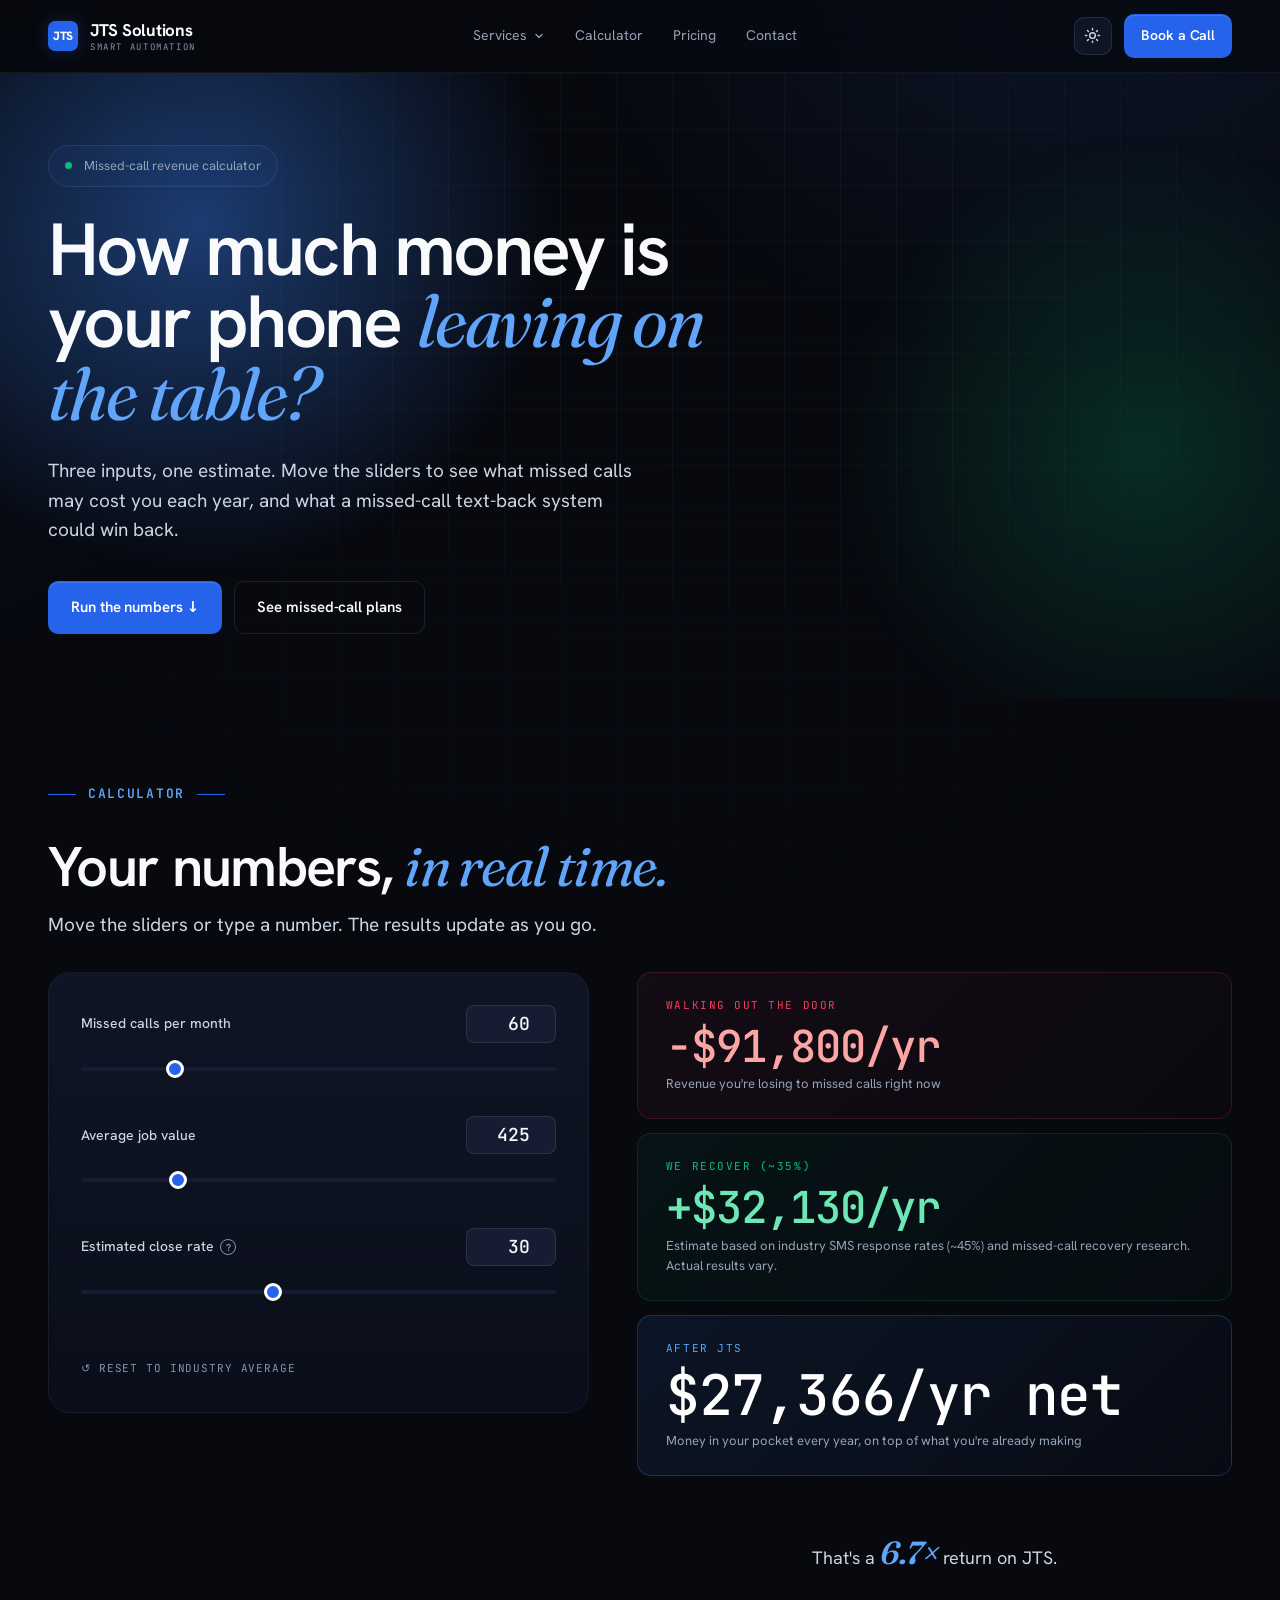
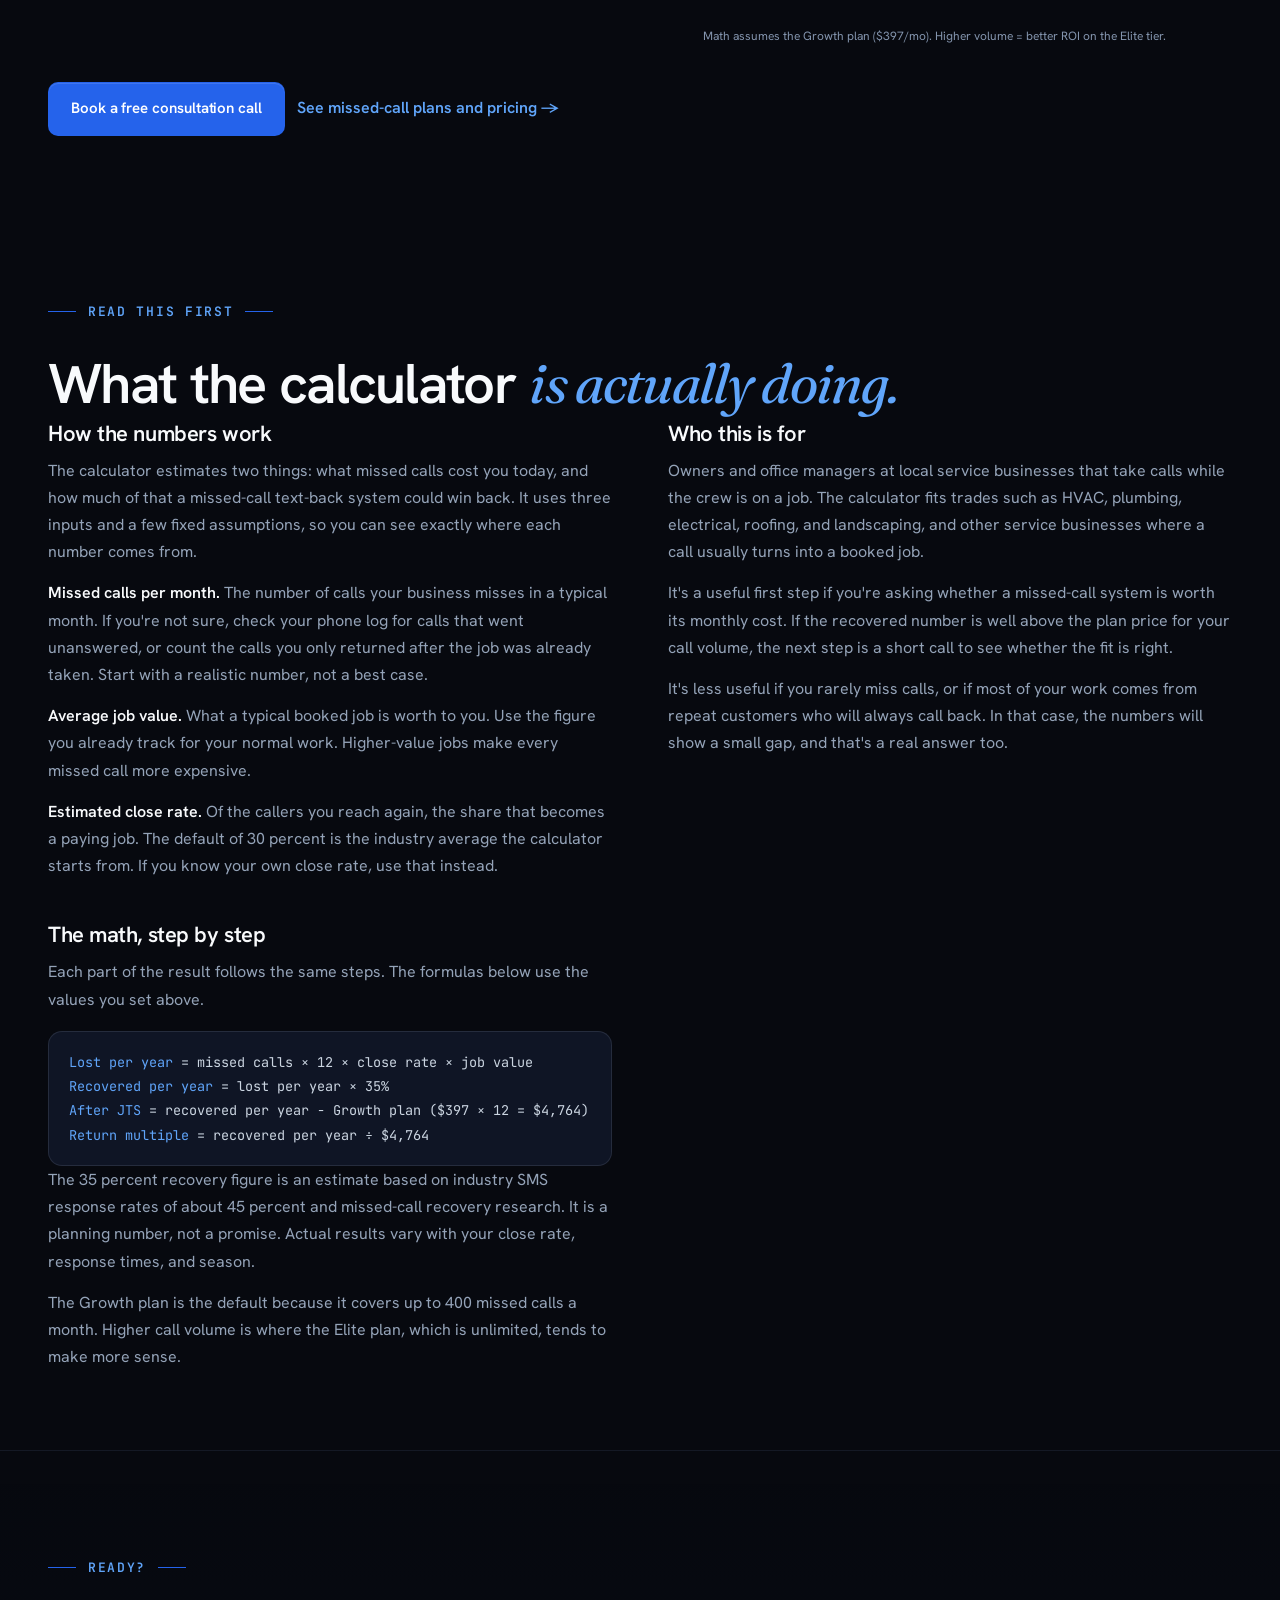
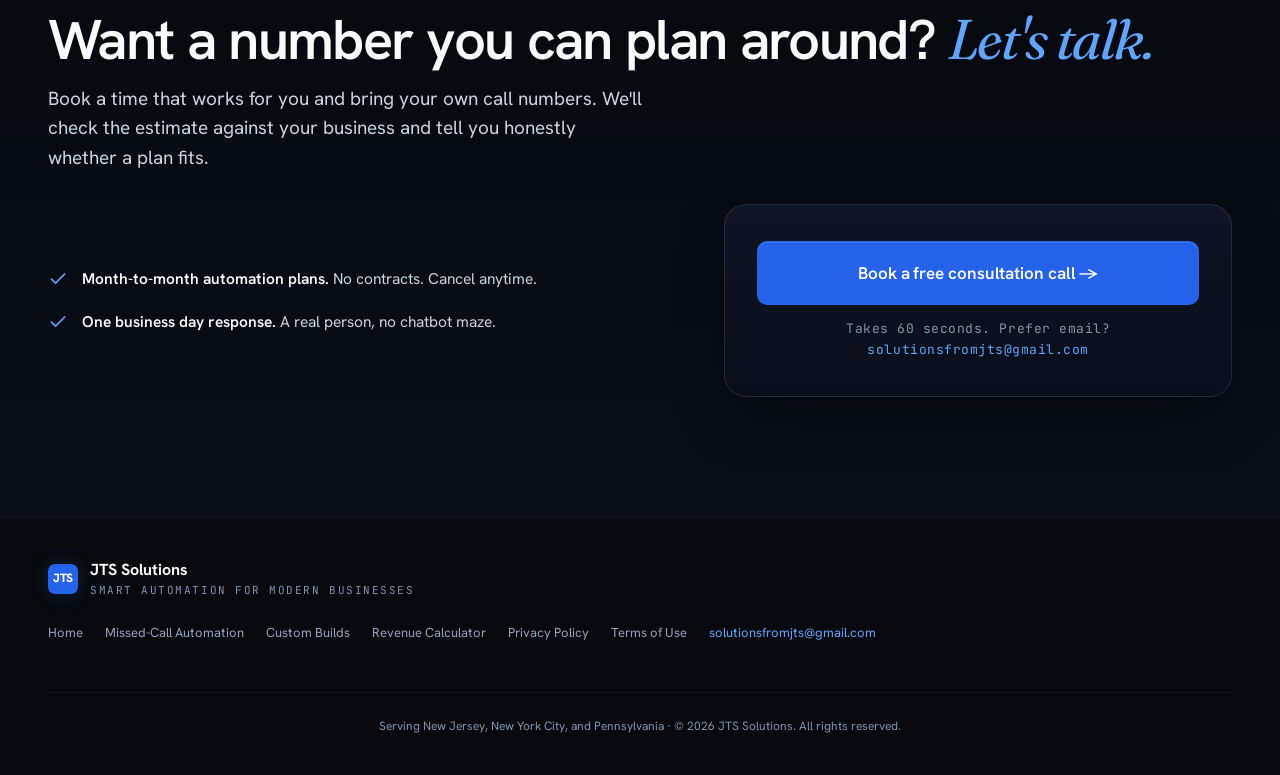
<file: calculator/index.html>
<!DOCTYPE html>
<html lang="en">
<head>
<meta charset="UTF-8">
<meta name="viewport" content="width=device-width, initial-scale=1.0">
<meta name="description" content="Estimate what missed calls cost your business each year, and how much a missed-call text-back system could win back. Adjust three inputs to test your numbers.">
<title>Missed Call Revenue Calculator | JTS Solutions</title>
<link rel="canonical" href="https://www.solutionsfromjts.com/calculator/">
<meta name="theme-color" content="#0A0E1A">
<meta property="og:type" content="website">
<meta property="og:site_name" content="JTS Solutions">
<meta property="og:title" content="Missed Call Revenue Calculator | JTS Solutions">
<meta property="og:description" content="Estimate what missed calls cost your business each year, and how much a missed-call text-back system could win back. Adjust three inputs to test your numbers.">
<meta property="og:url" content="https://www.solutionsfromjts.com/calculator/">
<meta property="og:image" content="https://www.solutionsfromjts.com/og-image.png">
<meta property="og:image:width" content="1200">
<meta property="og:image:height" content="630">
<meta property="og:image:alt" content="JTS Solutions. Smart automation for local businesses in NJ, NYC and PA.">
<meta name="twitter:card" content="summary_large_image">
<meta name="twitter:title" content="Missed Call Revenue Calculator | JTS Solutions">
<meta name="twitter:description" content="Estimate what missed calls cost your business each year, and how much a missed-call text-back system could win back. Adjust three inputs to test your numbers.">
<meta name="twitter:image" content="https://www.solutionsfromjts.com/og-image.png">
<script type="application/ld+json">{"@context": "https://schema.org", "@graph": [{"@type": "WebPage", "@id": "https://www.solutionsfromjts.com/calculator/", "url": "https://www.solutionsfromjts.com/calculator/", "name": "Missed Call Revenue Calculator | JTS Solutions", "description": "Estimate what missed calls cost your business each year, and how much a missed-call text-back system could win back. Adjust three inputs to test your numbers.", "isPartOf": {"@id": "https://www.solutionsfromjts.com/#website"}}, {"@type": "BreadcrumbList", "itemListElement": [{"@type": "ListItem", "position": 1, "name": "Home", "item": "https://www.solutionsfromjts.com/"}, {"@type": "ListItem", "position": 2, "name": "Revenue Calculator", "item": "https://www.solutionsfromjts.com/calculator/"}]}]}</script>
<link rel="icon" type="image/svg+xml" href="data:image/svg+xml,%3Csvg xmlns='http://www.w3.org/2000/svg' viewBox='0 0 32 32'%3E%3Crect width='32' height='32' rx='6' fill='%230A0E1A'/%3E%3Cpath d='M9 9h14M9 15l4 4-4 4M19 23h4' stroke='%233B82F6' stroke-width='2.5' stroke-linecap='round' stroke-linejoin='round' fill='none'/%3E%3C/svg%3E">
<link rel="preconnect" href="https://fonts.googleapis.com">
<link rel="preconnect" href="https://fonts.gstatic.com" crossorigin>
<link href="https://fonts.googleapis.com/css2?family=Fraunces:ital,opsz,wght@0,9..144,400;0,9..144,600;0,9..144,700;1,9..144,400;1,9..144,600&family=Hanken+Grotesk:wght@300;400;500;600;700&family=JetBrains+Mono:wght@400;500;600&display=swap" rel="stylesheet">
<script>(function(){try{if(localStorage.getItem('jts-theme')==='light')document.documentElement.setAttribute('data-theme','light');}catch(e){}})();</script>
<link rel="stylesheet" href="/assets/site.css">
<script src="/assets/site.js" defer></script>
  <noscript><style>.reveal,.stagger>*,.hero-text>*,.hero-visual,.hero-graphic,.split-word,[data-split] .w,[data-split] span,.hv-msg,.hv-cap,.hv-outcome,.hv-mouth,.hv-brow,.call-screen,.missed-banner,.messages-screen,.bubble,.typing,.booking-card,.owner-notif{opacity:1!important;transform:none!important;animation:none!important;visibility:visible!important}</style></noscript>
</head>
<body>
<div class="progress" aria-hidden="true"><span></span></div>
<a class="skip-link" href="#main">Skip to content</a>

<!-- ================================================================ NAV -->
<nav class="top" aria-label="Main">
  <div class="nav-inner">
    <a href="/" class="brand" aria-label="JTS Solutions home">
      <span class="brand-mark" aria-hidden="true">JTS</span>
      <span class="brand-text">JTS Solutions <small>Smart Automation</small></span>
    </a>
    <div class="nav-links" id="nav-links">
      <div class="nav-dd">
        <button class="nav-dd-btn" type="button" aria-expanded="false" aria-controls="nav-services">Services
          <svg width="12" height="12" viewBox="0 0 24 24" fill="none" stroke="currentColor" stroke-width="2.4" stroke-linecap="round" stroke-linejoin="round" aria-hidden="true"><polyline points="6 9 12 15 18 9"/></svg>
        </button>
        <div class="nav-dd-menu" id="nav-services">
          <a href="/missed-call-automation/">Missed Call Automation<small>Text back in 30 seconds</small></a>
          <a href="/custom-builds/#workflow">Workflow Automation</a>
          <a href="/custom-builds/#portals">Portals, Web Apps &amp; Business Tools</a>
          <a href="/custom-builds/#websites">Web Development</a>
          <a href="/custom-builds/#crm">CRM Creation &amp; Maintenance</a>
        </div>
      </div>
      <a href="/calculator/">Calculator</a>
      <a href="/missed-call-automation/#pricing">Pricing</a>
      <a href="/#contact">Contact</a>
    </div>
    <div class="nav-right">
      <button class="theme-toggle" id="theme-toggle" type="button" aria-label="Toggle light or dark mode" title="Switch light / dark">
        <svg class="ic-moon" width="17" height="17" viewBox="0 0 24 24" fill="none" stroke="currentColor" stroke-width="2" stroke-linecap="round" stroke-linejoin="round" aria-hidden="true"><path d="M21 12.8A9 9 0 1 1 11.2 3a7 7 0 0 0 9.8 9.8z"/></svg>
        <svg class="ic-sun" width="17" height="17" viewBox="0 0 24 24" fill="none" stroke="currentColor" stroke-width="2" stroke-linecap="round" stroke-linejoin="round" aria-hidden="true"><circle cx="12" cy="12" r="4"/><path d="M12 2v2M12 20v2M4.9 4.9l1.4 1.4M17.7 17.7l1.4 1.4M2 12h2M20 12h2M4.9 19.1l1.4-1.4M17.7 6.3l1.4-1.4"/></svg>
      </button>
      <a href="https://calendly.com/solutionsfromjts/jts-solutions-consultation-call" class="btn btn--primary btn--sm js-booking">Book a Call</a>
      <button class="menu-btn" type="button" aria-expanded="false" aria-controls="nav-links" aria-label="Open menu">
        <span></span><span></span><span></span>
      </button>
    </div>
  </div>
</nav>

<main id="main">

<!-- ================================================================ HERO -->
<section class="hero hero--page" aria-labelledby="hero-title">
  <div class="aurora" aria-hidden="true">
    <div class="aurora-blob aurora-blob--a"></div>
    <div class="aurora-blob aurora-blob--b"></div>
  </div>
  <div class="hero-grid-bg" aria-hidden="true"></div>
  <div class="hero-grid-spot" aria-hidden="true"></div>
  <div class="hero-spot-glow" aria-hidden="true"></div>
  <div class="container">
    <div class="hero-text" style="max-width:840px;">
      <div class="hero-ticker"><span class="dot" aria-hidden="true"></span>Missed-call revenue calculator</div>
      <h1 id="hero-title" data-split>How much money is your phone <span class="accent">leaving on the table?</span></h1>
      <p class="hero-sub">Three inputs, one estimate. Move the sliders to see what missed calls may cost you each year, and what a missed-call text-back system could win back.</p>
      <div class="hero-ctas">
        <a href="#calculator" class="btn btn--primary">Run the numbers ↓</a>
        <a href="/missed-call-automation/#pricing" class="btn btn--ghost">See missed-call plans</a>
      </div>
    </div>
  </div>
</section>

<!-- ================================================================ CALCULATOR -->
<section class="section section--tight" id="calculator" aria-labelledby="calc-title">
  <div class="container reveal">
    <div class="eyebrow">Calculator</div>
    <h2 id="calc-title">Your numbers, <span class="serif italic" style="color:var(--blue-bright);">in real time.</span></h2>
    <p class="lead muted" style="margin-top:14px;">Move the sliders or type a number. The results update as you go.</p>

    <div class="calc-wrap">
      <div class="calc-inputs">
        <div class="calc-input">
          <div class="calc-label">
            <span class="calc-label-text">Missed calls per month</span>
            <input type="number" id="calc-calls-num" class="calc-value" value="60" min="5" max="300" step="5" aria-label="Missed calls per month">
          </div>
          <input type="range" id="calc-calls" min="5" max="300" value="60" step="5" aria-label="Missed calls per month slider">
        </div>

        <div class="calc-input">
          <div class="calc-label">
            <span class="calc-label-text">Average job value</span>
            <input type="number" id="calc-job-num" class="calc-value" value="425" min="50" max="2000" step="25" aria-label="Average job value in dollars">
          </div>
          <input type="range" id="calc-job" min="50" max="2000" value="425" step="25" aria-label="Average job value slider">
        </div>

        <div class="calc-input">
          <div class="calc-label">
            <span class="calc-label-text">
              Estimated close rate
              <span class="calc-help" data-tip="Of callers we re-engage, what % become paying jobs? Industry avg ~30%.">?</span>
            </span>
            <input type="number" id="calc-close-num" class="calc-value" value="30" min="10" max="60" step="5" aria-label="Estimated close rate in percent">
          </div>
          <input type="range" id="calc-close" min="10" max="60" value="30" step="5" aria-label="Estimated close rate slider">
        </div>

        <button class="calc-reset" id="calc-reset" type="button">↺ Reset to industry average</button>
      </div>

      <div class="calc-output">
        <div class="calc-card calc-card-loss">
          <div class="calc-card-label">Walking out the door</div>
          <div class="calc-card-num" id="out-loss">-$0/yr</div>
          <div class="calc-card-sub">Revenue you're losing to missed calls right now</div>
        </div>
        <div class="calc-card calc-card-recover">
          <div class="calc-card-label">We recover (~35%)</div>
          <div class="calc-card-num" id="out-recover">+$0/yr</div>
          <div class="calc-card-sub">Estimate based on industry SMS response rates (~45%) and missed-call recovery research. Actual results vary.</div>
        </div>
        <div class="calc-card calc-card-net">
          <div class="calc-card-label">After JTS</div>
          <div class="calc-card-num" id="out-net">$0/yr net</div>
          <div class="calc-card-sub">Money in your pocket every year, on top of what you're already making</div>
        </div>
        <div class="calc-multiplier">
          That's a <span class="x" id="out-mult">0×</span> return on JTS.
        </div>
        <div class="calc-footnote">Math assumes the Growth plan ($397/mo). Higher volume = better ROI on the Elite tier.</div>
      </div>
    </div>

    <div class="calc-links">
      <a href="https://calendly.com/solutionsfromjts/jts-solutions-consultation-call" class="btn btn--primary js-booking">Book a free consultation call</a>
      <a class="text-link" href="/missed-call-automation/#pricing">See missed-call plans and pricing →</a>
    </div>
  </div>
</section>

<!-- ================================================================ EXPLANATION -->
<section class="section section--tight" id="how-it-works" aria-labelledby="how-title">
  <div class="container">
    <div class="reveal">
      <div class="eyebrow">Read this first</div>
      <h2 id="how-title">What the calculator <span class="serif italic" style="color:var(--blue-bright);">is actually doing.</span></h2>
    </div>
    <div class="explain reveal">
      <div>
        <div class="explain-block">
          <h3>How the numbers work</h3>
          <p>The calculator estimates two things: what missed calls cost you today, and how much of that a missed-call text-back system could win back. It uses three inputs and a few fixed assumptions, so you can see exactly where each number comes from.</p>
          <p><strong>Missed calls per month.</strong> The number of calls your business misses in a typical month. If you're not sure, check your phone log for calls that went unanswered, or count the calls you only returned after the job was already taken. Start with a realistic number, not a best case.</p>
          <p><strong>Average job value.</strong> What a typical booked job is worth to you. Use the figure you already track for your normal work. Higher-value jobs make every missed call more expensive.</p>
          <p><strong>Estimated close rate.</strong> Of the callers you reach again, the share that becomes a paying job. The default of 30 percent is the industry average the calculator starts from. If you know your own close rate, use that instead.</p>
        </div>
        <div class="explain-block">
          <h3>The math, step by step</h3>
          <p>Each part of the result follows the same steps. The formulas below use the values you set above.</p>
          <div class="formula">
            <span>Lost per year</span> = missed calls × 12 × close rate × job value<br>
            <span>Recovered per year</span> = lost per year × 35%<br>
            <span>After JTS</span> = recovered per year − Growth plan ($397 × 12 = $4,764)<br>
            <span>Return multiple</span> = recovered per year ÷ $4,764
          </div>
          <p>The 35 percent recovery figure is an estimate based on industry SMS response rates of about 45 percent and missed-call recovery research. It is a planning number, not a promise. Actual results vary with your close rate, response times, and season.</p>
          <p>The Growth plan is the default because it covers up to 400 missed calls a month. Higher call volume is where the Elite plan, which is unlimited, tends to make more sense.</p>
        </div>
      </div>
      <div>
        <div class="explain-block">
          <h3>Who this is for</h3>
          <p>Owners and office managers at local service businesses that take calls while the crew is on a job. The calculator fits trades such as HVAC, plumbing, electrical, roofing, and landscaping, and other service businesses where a call usually turns into a booked job.</p>
          <p>It's a useful first step if you're asking whether a missed-call system is worth its monthly cost. If the recovered number is well above the plan price for your call volume, the next step is a short call to see whether the fit is right.</p>
          <p>It's less useful if you rarely miss calls, or if most of your work comes from repeat customers who will always call back. In that case, the numbers will show a small gap, and that's a real answer too.</p>
        </div>
      </div>
    </div>
  </div>
</section>

<!-- ================================================================ FINAL CTA -->
<section class="cta-section" id="contact" aria-labelledby="contact-title">
  <div class="container reveal">
    <div class="eyebrow">Ready?</div>
    <h2 id="contact-title">Want a number you can plan around? <span class="serif italic" style="color:var(--blue-bright);">Let's talk.</span></h2>
    <p class="lead muted" style="margin-top:14px;max-width:54ch;margin-bottom:32px;">Book a time that works for you and bring your own call numbers. We'll check the estimate against your business and tell you honestly whether a plan fits.</p>
    <div class="cta-grid">
      <div class="cta-perks">
        <div class="cta-perk"><svg width="20" height="20" viewBox="0 0 24 24" fill="none" stroke="currentColor" stroke-width="2" stroke-linecap="round" stroke-linejoin="round" aria-hidden="true"><polyline points="20 6 9 17 4 12"/></svg>
          <div><strong>Month-to-month automation plans.</strong> No contracts. Cancel anytime.</div>
        </div>
        <div class="cta-perk"><svg width="20" height="20" viewBox="0 0 24 24" fill="none" stroke="currentColor" stroke-width="2" stroke-linecap="round" stroke-linejoin="round" aria-hidden="true"><polyline points="20 6 9 17 4 12"/></svg>
          <div><strong>One business day response.</strong> A real person, no chatbot maze.</div>
        </div>
      </div>
      <div class="cta-action">
        <a href="https://calendly.com/solutionsfromjts/jts-solutions-consultation-call" class="btn btn--primary js-booking" style="font-size:17px;padding:18px 28px;width:100%;">Book a free consultation call →</a>
        <div class="cta-action-sub">Takes 60 seconds. Prefer email? <a href="mailto:solutionsfromjts@gmail.com">solutionsfromjts@gmail.com</a></div>
      </div>
    </div>
  </div>
</section>

</main>

<!-- ================================================================ FOOTER -->
<footer>
  <div class="footer-inner">
    <div class="footer-brand">
      <span class="brand-mark" aria-hidden="true">JTS</span>
      <div>
        <div style="font-weight:700;">JTS Solutions</div>
        <div class="footer-tag">Smart Automation for Modern Businesses</div>
      </div>
    </div>
    <nav class="footer-links" aria-label="Footer">
      <a href="/">Home</a>
      <a href="/missed-call-automation/">Missed-Call Automation</a>
      <a href="/custom-builds/">Custom Builds</a>
      <a href="/calculator/">Revenue Calculator</a>
      <a href="/privacy/">Privacy Policy</a>
      <a href="/terms/">Terms of Use</a>
      <a href="mailto:solutionsfromjts@gmail.com">solutionsfromjts@gmail.com</a>
    </nav>
    <div class="footer-copy">Serving New Jersey, New York City, and Pennsylvania · © 2026 JTS Solutions. All rights reserved.</div>
  </div>
</footer>
</body>
</html>
</file>
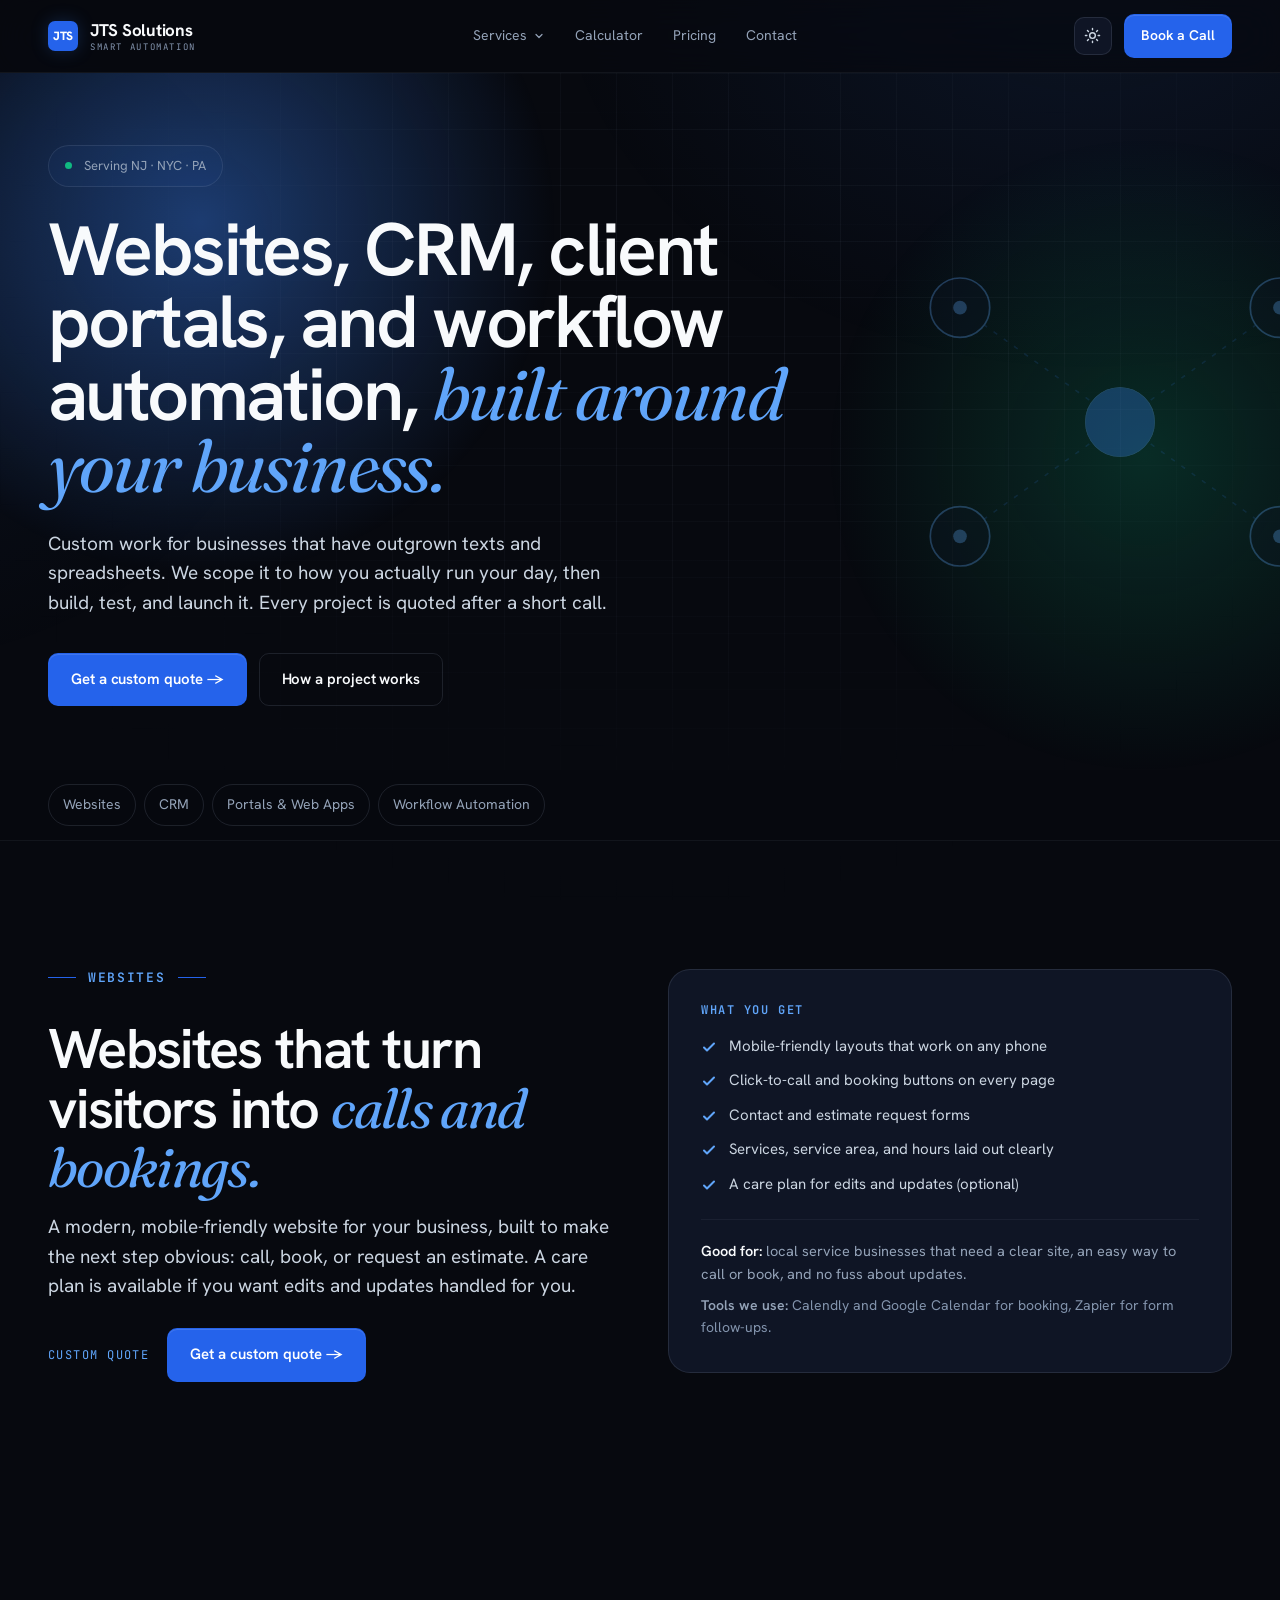
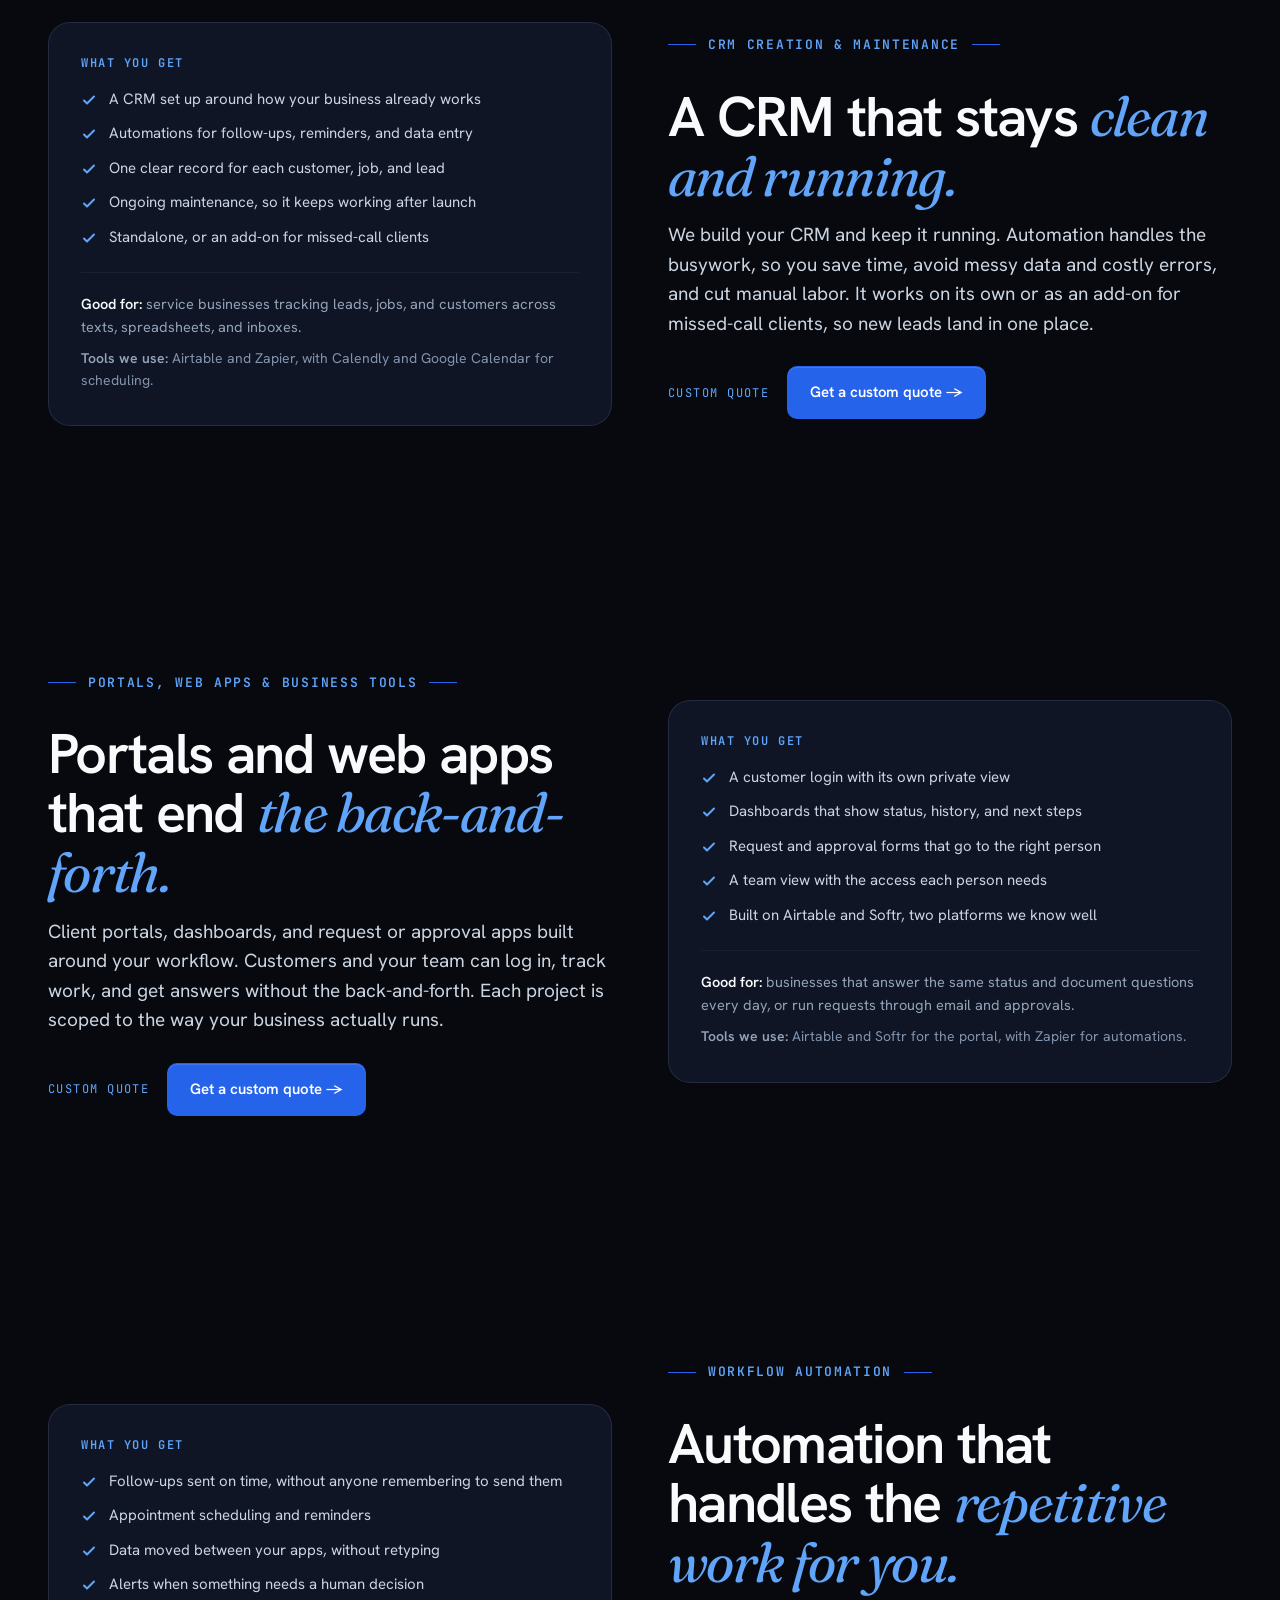
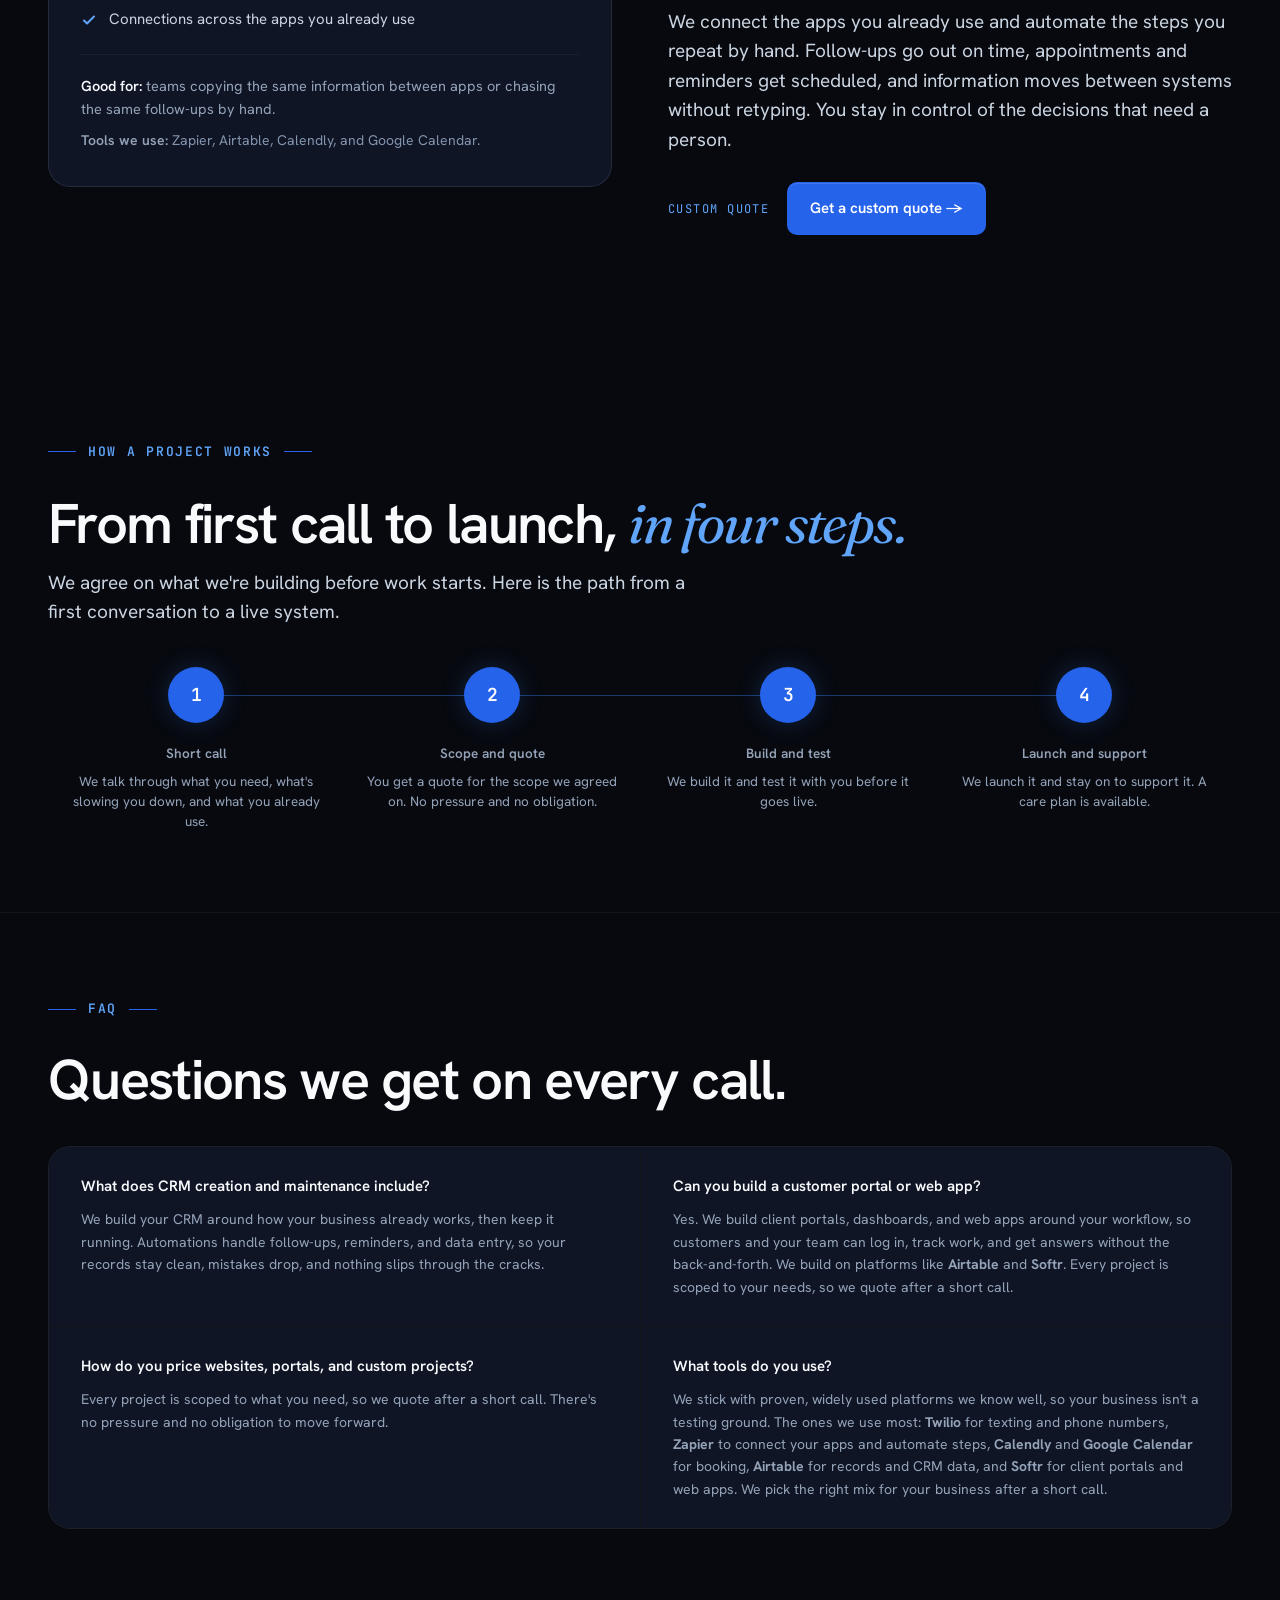
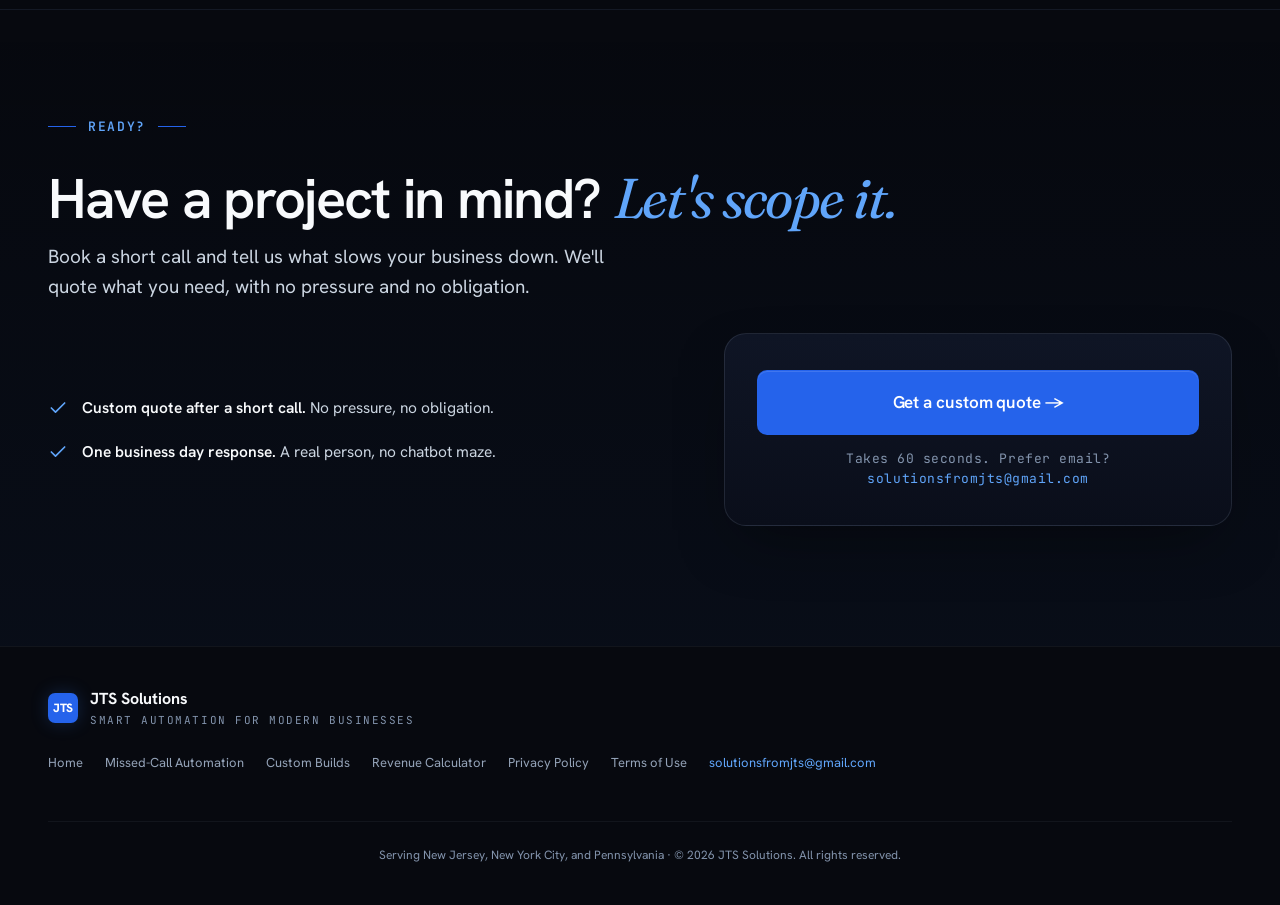
<file: custom-builds/index.html>
<!DOCTYPE html>
<html lang="en">
<head>
<meta charset="UTF-8">
<meta name="viewport" content="width=device-width, initial-scale=1.0">
<meta name="description" content="Custom websites, CRM setup and care, client portals, web apps, and workflow automation for NJ, NYC, and PA businesses. Quoted after a short call.">
<title>Websites, CRM, Portals &amp; Workflow Automation | JTS Solutions</title>
<link rel="canonical" href="https://www.solutionsfromjts.com/custom-builds/">
<meta name="theme-color" content="#0A0E1A">
<meta property="og:type" content="website">
<meta property="og:site_name" content="JTS Solutions">
<meta property="og:title" content="Websites, CRM, Portals &amp; Workflow Automation | JTS Solutions">
<meta property="og:description" content="Custom websites, CRM setup and care, client portals, web apps, and workflow automation for NJ, NYC, and PA businesses. Quoted after a short call.">
<meta property="og:url" content="https://www.solutionsfromjts.com/custom-builds/">
<meta property="og:image" content="https://www.solutionsfromjts.com/og-image.png">
<meta property="og:image:width" content="1200">
<meta property="og:image:height" content="630">
<meta property="og:image:alt" content="JTS Solutions. Smart automation for local businesses in NJ, NYC and PA.">
<meta name="twitter:card" content="summary_large_image">
<meta name="twitter:title" content="Websites, CRM, Portals &amp; Workflow Automation | JTS Solutions">
<meta name="twitter:description" content="Custom websites, CRM setup and care, client portals, web apps, and workflow automation for NJ, NYC, and PA businesses. Quoted after a short call.">
<meta name="twitter:image" content="https://www.solutionsfromjts.com/og-image.png">
<script type="application/ld+json">{"@context": "https://schema.org", "@graph": [{"@type": "WebPage", "@id": "https://www.solutionsfromjts.com/custom-builds/", "url": "https://www.solutionsfromjts.com/custom-builds/", "name": "Websites, CRM, Portals & Workflow Automation | JTS Solutions", "description": "Custom websites, CRM setup and care, client portals, web apps, and workflow automation for NJ, NYC, and PA businesses. Quoted after a short call.", "isPartOf": {"@id": "https://www.solutionsfromjts.com/#website"}}, {"@type": "BreadcrumbList", "itemListElement": [{"@type": "ListItem", "position": 1, "name": "Home", "item": "https://www.solutionsfromjts.com/"}, {"@type": "ListItem", "position": 2, "name": "Custom Builds", "item": "https://www.solutionsfromjts.com/custom-builds/"}]}]}</script>
<link rel="icon" type="image/svg+xml" href="data:image/svg+xml,%3Csvg xmlns='http://www.w3.org/2000/svg' viewBox='0 0 32 32'%3E%3Crect width='32' height='32' rx='6' fill='%230A0E1A'/%3E%3Cpath d='M9 9h14M9 15l4 4-4 4M19 23h4' stroke='%233B82F6' stroke-width='2.5' stroke-linecap='round' stroke-linejoin='round' fill='none'/%3E%3C/svg%3E">
<link rel="preconnect" href="https://fonts.googleapis.com">
<link rel="preconnect" href="https://fonts.gstatic.com" crossorigin>
<link href="https://fonts.googleapis.com/css2?family=Fraunces:ital,opsz,wght@0,9..144,400;0,9..144,600;0,9..144,700;1,9..144,400;1,9..144,600&family=Hanken+Grotesk:wght@300;400;500;600;700&family=JetBrains+Mono:wght@400;500;600&display=swap" rel="stylesheet">
<script>(function(){try{if(localStorage.getItem('jts-theme')==='light')document.documentElement.setAttribute('data-theme','light');}catch(e){}})();</script>
<link rel="stylesheet" href="/assets/site.css">
<script src="/assets/site.js" defer></script>
  <noscript><style>.reveal,.stagger>*,.hero-text>*,.hero-visual,.hero-graphic,.split-word,[data-split] .w,[data-split] span,.hv-msg,.hv-cap,.hv-outcome,.hv-mouth,.hv-brow,.call-screen,.missed-banner,.messages-screen,.bubble,.typing,.booking-card,.owner-notif{opacity:1!important;transform:none!important;animation:none!important;visibility:visible!important}</style></noscript>
</head>
<body>
<div class="progress" aria-hidden="true"><span></span></div>
<a class="skip-link" href="#main">Skip to content</a>

<!-- ================================================================ NAV -->
<nav class="top" aria-label="Main">
  <div class="nav-inner">
    <a href="/" class="brand" aria-label="JTS Solutions home">
      <span class="brand-mark" aria-hidden="true">JTS</span>
      <span class="brand-text">JTS Solutions <small>Smart Automation</small></span>
    </a>
    <div class="nav-links" id="nav-links">
      <div class="nav-dd">
        <button class="nav-dd-btn" type="button" aria-expanded="false" aria-controls="nav-services">Services
          <svg width="12" height="12" viewBox="0 0 24 24" fill="none" stroke="currentColor" stroke-width="2.4" stroke-linecap="round" stroke-linejoin="round" aria-hidden="true"><polyline points="6 9 12 15 18 9"/></svg>
        </button>
        <div class="nav-dd-menu" id="nav-services">
          <a href="/missed-call-automation/">Missed Call Automation<small>Text back in 30 seconds</small></a>
          <a href="/custom-builds/#workflow">Workflow Automation</a>
          <a href="/custom-builds/#portals">Portals, Web Apps &amp; Business Tools</a>
          <a href="/custom-builds/#websites">Web Development</a>
          <a href="/custom-builds/#crm">CRM Creation &amp; Maintenance</a>
        </div>
      </div>
      <a href="/calculator/">Calculator</a>
      <a href="/missed-call-automation/#pricing">Pricing</a>
      <a href="/#contact">Contact</a>
    </div>
    <div class="nav-right">
      <button class="theme-toggle" id="theme-toggle" type="button" aria-label="Toggle light or dark mode" title="Switch light / dark">
        <svg class="ic-moon" width="17" height="17" viewBox="0 0 24 24" fill="none" stroke="currentColor" stroke-width="2" stroke-linecap="round" stroke-linejoin="round" aria-hidden="true"><path d="M21 12.8A9 9 0 1 1 11.2 3a7 7 0 0 0 9.8 9.8z"/></svg>
        <svg class="ic-sun" width="17" height="17" viewBox="0 0 24 24" fill="none" stroke="currentColor" stroke-width="2" stroke-linecap="round" stroke-linejoin="round" aria-hidden="true"><circle cx="12" cy="12" r="4"/><path d="M12 2v2M12 20v2M4.9 4.9l1.4 1.4M17.7 17.7l1.4 1.4M2 12h2M20 12h2M4.9 19.1l1.4-1.4M17.7 6.3l1.4-1.4"/></svg>
      </button>
      <a href="https://calendly.com/solutionsfromjts/jts-solutions-consultation-call" class="btn btn--primary btn--sm js-booking">Book a Call</a>
      <button class="menu-btn" type="button" aria-expanded="false" aria-controls="nav-links" aria-label="Open menu">
        <span></span><span></span><span></span>
      </button>
    </div>
  </div>
</nav>

<main id="main">

<!-- ================================================================ HERO -->
<section class="hero hero--page hero--builds" aria-labelledby="hero-title">
  <div class="aurora" aria-hidden="true">
    <div class="aurora-blob aurora-blob--a"></div>
    <div class="aurora-blob aurora-blob--b"></div>
  </div>
  <div class="hero-grid-bg" aria-hidden="true"></div>
  <div class="hero-grid-spot" aria-hidden="true"></div>
  <div class="hero-spot-glow" aria-hidden="true"></div>
  <svg class="net hero-net" viewBox="0 0 420 340" aria-hidden="true" focusable="false">
        <path class="net-link" d="M210 170 L70 70"/>
        <path class="net-link" d="M210 170 L350 70"/>
        <path class="net-link" d="M210 170 L70 270"/>
        <path class="net-link" d="M210 170 L350 270"/>
        <circle class="net-hub-ring" cx="210" cy="170" r="30"/>
        <circle class="net-hub-ring net-hub-ring--2" cx="210" cy="170" r="30"/>
        <circle class="net-hub" cx="210" cy="170" r="30"/>
        <circle class="net-node" cx="70" cy="70" r="26"/>
        <circle class="net-node-dot" cx="70" cy="70" r="6"/>
        <circle class="net-node" cx="350" cy="70" r="26"/>
        <circle class="net-node-dot net-node-dot--2" cx="350" cy="70" r="6"/>
        <circle class="net-node" cx="70" cy="270" r="26"/>
        <circle class="net-node-dot net-node-dot--3" cx="70" cy="270" r="6"/>
        <circle class="net-node" cx="350" cy="270" r="26"/>
        <circle class="net-node-dot net-node-dot--4" cx="350" cy="270" r="6"/>
      </svg>
  <div class="container">
    <div class="hero-text" style="max-width:820px;">
      <div class="hero-ticker"><span class="dot" aria-hidden="true"></span>Serving NJ · NYC · PA</div>
      <h1 id="hero-title" data-split>Websites, CRM, client portals, and workflow automation, <span class="accent">built around your business.</span></h1>
      <p class="hero-sub">Custom work for businesses that have outgrown texts and spreadsheets. We scope it to how you actually run your day, then build, test, and launch it. Every project is quoted after a short call.</p>
      <div class="hero-ctas">
        <a href="https://calendly.com/solutionsfromjts/jts-solutions-consultation-call" class="btn btn--primary js-booking">Get a custom quote →</a>
        <a href="#process" class="btn btn--ghost">How a project works</a>
      </div>
    </div>
  </div>
</section>

<nav class="sub-nav-wrap" aria-label="Custom builds sections">
  <div class="container">
    <div class="sub-nav">
      <a href="#websites" data-spy>Websites</a>
      <a href="#crm" data-spy>CRM</a>
      <a href="#portals" data-spy>Portals &amp; Web Apps</a>
      <a href="#workflow" data-spy>Workflow Automation</a>
    </div>
  </div>
</nav>

<section class="section" id="websites" aria-labelledby="websites-title">
  <div class="container">
    <div class="build">
      <div class="build-copy reveal">
        <div class="eyebrow">Websites</div>
        <h2 id="websites-title">Websites that turn visitors into <span class="serif italic" style="color:var(--blue-bright);">calls and bookings.</span></h2>
        <p class="lead muted">A modern, mobile-friendly website for your business, built to make the next step obvious: call, book, or request an estimate. A care plan is available if you want edits and updates handled for you.</p>
        <div class="build-cta">
          <span class="build-quote">Custom quote</span>
          <a href="https://calendly.com/solutionsfromjts/jts-solutions-consultation-call" class="btn btn--primary js-booking">Get a custom quote →</a>
        </div>
      </div>
      <div class="build-card-wrap reveal">
        <div class="build-card" data-tilt="5">
          <h3>What you get</h3>
          <ul class="check-list">
            <li>Mobile-friendly layouts that work on any phone</li>
            <li>Click-to-call and booking buttons on every page</li>
            <li>Contact and estimate request forms</li>
            <li>Services, service area, and hours laid out clearly</li>
            <li>A care plan for edits and updates (optional)</li>
          </ul>
          <div class="build-good"><strong>Good for:</strong> local service businesses that need a clear site, an easy way to call or book, and no fuss about updates.</div>
          <div class="build-tools"><strong>Tools we use:</strong> Calendly and Google Calendar for booking, Zapier for form follow-ups.</div>
        </div>
      </div>
    </div>
  </div>
</section>

<section class="section" id="crm" aria-labelledby="crm-title">
  <div class="container">
    <div class="build build--flip">
      <div class="build-copy reveal">
        <div class="eyebrow">CRM Creation &amp; Maintenance</div>
        <h2 id="crm-title">A CRM that stays <span class="serif italic" style="color:var(--blue-bright);">clean and running.</span></h2>
        <p class="lead muted">We build your CRM and keep it running. Automation handles the busywork, so you save time, avoid messy data and costly errors, and cut manual labor. It works on its own or as an add-on for missed-call clients, so new leads land in one place.</p>
        <div class="build-cta">
          <span class="build-quote">Custom quote</span>
          <a href="https://calendly.com/solutionsfromjts/jts-solutions-consultation-call" class="btn btn--primary js-booking">Get a custom quote →</a>
        </div>
      </div>
      <div class="build-card-wrap reveal">
        <div class="build-card" data-tilt="5">
          <h3>What you get</h3>
          <ul class="check-list">
            <li>A CRM set up around how your business already works</li>
            <li>Automations for follow-ups, reminders, and data entry</li>
            <li>One clear record for each customer, job, and lead</li>
            <li>Ongoing maintenance, so it keeps working after launch</li>
            <li>Standalone, or an add-on for missed-call clients</li>
          </ul>
          <div class="build-good"><strong>Good for:</strong> service businesses tracking leads, jobs, and customers across texts, spreadsheets, and inboxes.</div>
          <div class="build-tools"><strong>Tools we use:</strong> Airtable and Zapier, with Calendly and Google Calendar for scheduling.</div>
        </div>
      </div>
    </div>
  </div>
</section>

<section class="section" id="portals" aria-labelledby="portals-title">
  <div class="container">
    <div class="build">
      <div class="build-copy reveal">
        <div class="eyebrow">Portals, Web Apps &amp; Business Tools</div>
        <h2 id="portals-title">Portals and web apps that end <span class="serif italic" style="color:var(--blue-bright);">the back-and-forth.</span></h2>
        <p class="lead muted">Client portals, dashboards, and request or approval apps built around your workflow. Customers and your team can log in, track work, and get answers without the back-and-forth. Each project is scoped to the way your business actually runs.</p>
        <div class="build-cta">
          <span class="build-quote">Custom quote</span>
          <a href="https://calendly.com/solutionsfromjts/jts-solutions-consultation-call" class="btn btn--primary js-booking">Get a custom quote →</a>
        </div>
      </div>
      <div class="build-card-wrap reveal">
        <div class="build-card" data-tilt="5">
          <h3>What you get</h3>
          <ul class="check-list">
            <li>A customer login with its own private view</li>
            <li>Dashboards that show status, history, and next steps</li>
            <li>Request and approval forms that go to the right person</li>
            <li>A team view with the access each person needs</li>
            <li>Built on Airtable and Softr, two platforms we know well</li>
          </ul>
          <div class="build-good"><strong>Good for:</strong> businesses that answer the same status and document questions every day, or run requests through email and approvals.</div>
          <div class="build-tools"><strong>Tools we use:</strong> Airtable and Softr for the portal, with Zapier for automations.</div>
        </div>
      </div>
    </div>
  </div>
</section>

<section class="section" id="workflow" aria-labelledby="workflow-title">
  <div class="container">
    <div class="build build--flip">
      <div class="build-copy reveal">
        <div class="eyebrow">Workflow Automation</div>
        <h2 id="workflow-title">Automation that handles the <span class="serif italic" style="color:var(--blue-bright);">repetitive work for you.</span></h2>
        <p class="lead muted">We connect the apps you already use and automate the steps you repeat by hand. Follow-ups go out on time, appointments and reminders get scheduled, and information moves between systems without retyping. You stay in control of the decisions that need a person.</p>
        <div class="build-cta">
          <span class="build-quote">Custom quote</span>
          <a href="https://calendly.com/solutionsfromjts/jts-solutions-consultation-call" class="btn btn--primary js-booking">Get a custom quote →</a>
        </div>
      </div>
      <div class="build-card-wrap reveal">
        <div class="build-card" data-tilt="5">
          <h3>What you get</h3>
          <ul class="check-list">
            <li>Follow-ups sent on time, without anyone remembering to send them</li>
            <li>Appointment scheduling and reminders</li>
            <li>Data moved between your apps, without retyping</li>
            <li>Alerts when something needs a human decision</li>
            <li>Connections across the apps you already use</li>
          </ul>
          <div class="build-good"><strong>Good for:</strong> teams copying the same information between apps or chasing the same follow-ups by hand.</div>
          <div class="build-tools"><strong>Tools we use:</strong> Zapier, Airtable, Calendly, and Google Calendar.</div>
        </div>
      </div>
    </div>
  </div>
</section>

<!-- ================================================================ PROCESS -->
<section class="section section--tight" id="process" aria-labelledby="process-title">
  <div class="container">
    <div class="reveal">
      <div class="eyebrow">How a project works</div>
      <h2 id="process-title">From first call to launch, <span class="serif italic" style="color:var(--blue-bright);">in four steps.</span></h2>
      <p class="lead muted" style="margin-top:14px;margin-bottom:40px;max-width:58ch;">We agree on what we're building before work starts. Here is the path from a first conversation to a live system.</p>
    </div>
    <div class="steps stagger">
      <div class="step"><div class="step-num">1</div><p class="step-title">Short call</p><p>We talk through what you need, what's slowing you down, and what you already use.</p></div>
      <div class="step"><div class="step-num">2</div><p class="step-title">Scope and quote</p><p>You get a quote for the scope we agreed on. No pressure and no obligation.</p></div>
      <div class="step"><div class="step-num">3</div><p class="step-title">Build and test</p><p>We build it and test it with you before it goes live.</p></div>
      <div class="step"><div class="step-num">4</div><p class="step-title">Launch and support</p><p>We launch it and stay on to support it. A care plan is available.</p></div>
    </div>
  </div>
</section>

<!-- ================================================================ FAQ -->
<section class="section section--tight" id="faq" aria-labelledby="faq-title" style="border-top:1px solid var(--line);">
  <div class="container">
    <div class="reveal">
      <div class="eyebrow">FAQ</div>
      <h2 id="faq-title">Questions we get on every call.</h2>
    </div>
    <div class="reveal">
    <div class="faq-grid" style="margin-top:36px;">
      <div class="faq-item"><p class="q">What does CRM creation and maintenance include?</p><p class="a">We build your CRM around how your business already works, then keep it running. Automations handle follow-ups, reminders, and data entry, so your records stay clean, mistakes drop, and nothing slips through the cracks.</p></div>
      <div class="faq-item"><p class="q">Can you build a customer portal or web app?</p><p class="a">Yes. We build client portals, dashboards, and web apps around your workflow, so customers and your team can log in, track work, and get answers without the back-and-forth. We build on platforms like <strong>Airtable</strong> and <strong>Softr</strong>. Every project is scoped to your needs, so we quote after a short call.</p></div>
      <div class="faq-item"><p class="q">How do you price websites, portals, and custom projects?</p><p class="a">Every project is scoped to what you need, so we quote after a short call. There's no pressure and no obligation to move forward.</p></div>
      <div class="faq-item"><p class="q">What tools do you use?</p><p class="a">We stick with proven, widely used platforms we know well, so your business isn't a testing ground. The ones we use most: <strong>Twilio</strong> for texting and phone numbers, <strong>Zapier</strong> to connect your apps and automate steps, <strong>Calendly</strong> and <strong>Google Calendar</strong> for booking, <strong>Airtable</strong> for records and CRM data, and <strong>Softr</strong> for client portals and web apps. We pick the right mix for your business after a short call.</p></div>
    </div>
    </div>
  </div>
</section>

<!-- ================================================================ FINAL CTA -->
<section class="cta-section" id="contact" aria-labelledby="contact-title">
  <div class="container reveal">
    <div class="eyebrow">Ready?</div>
    <h2 id="contact-title">Have a project in mind? <span class="serif italic" style="color:var(--blue-bright);">Let's scope it.</span></h2>
    <p class="lead muted" style="margin-top:14px;max-width:54ch;margin-bottom:32px;">Book a short call and tell us what slows your business down. We'll quote what you need, with no pressure and no obligation.</p>
    <div class="cta-grid">
      <div class="cta-perks">
        <div class="cta-perk"><svg width="20" height="20" viewBox="0 0 24 24" fill="none" stroke="currentColor" stroke-width="2" stroke-linecap="round" stroke-linejoin="round" aria-hidden="true"><polyline points="20 6 9 17 4 12"/></svg>
          <div><strong>Custom quote after a short call.</strong> No pressure, no obligation.</div>
        </div>
        <div class="cta-perk"><svg width="20" height="20" viewBox="0 0 24 24" fill="none" stroke="currentColor" stroke-width="2" stroke-linecap="round" stroke-linejoin="round" aria-hidden="true"><polyline points="20 6 9 17 4 12"/></svg>
          <div><strong>One business day response.</strong> A real person, no chatbot maze.</div>
        </div>
      </div>
      <div class="cta-action">
        <a href="https://calendly.com/solutionsfromjts/jts-solutions-consultation-call" class="btn btn--primary js-booking" style="font-size:17px;padding:18px 28px;width:100%;">Get a custom quote →</a>
        <div class="cta-action-sub">Takes 60 seconds. Prefer email? <a href="mailto:solutionsfromjts@gmail.com">solutionsfromjts@gmail.com</a></div>
      </div>
    </div>
  </div>
</section>

</main>

<!-- ================================================================ FOOTER -->
<footer>
  <div class="footer-inner">
    <div class="footer-brand">
      <span class="brand-mark" aria-hidden="true">JTS</span>
      <div>
        <div style="font-weight:700;">JTS Solutions</div>
        <div class="footer-tag">Smart Automation for Modern Businesses</div>
      </div>
    </div>
    <nav class="footer-links" aria-label="Footer">
      <a href="/">Home</a>
      <a href="/missed-call-automation/">Missed-Call Automation</a>
      <a href="/custom-builds/">Custom Builds</a>
      <a href="/calculator/">Revenue Calculator</a>
      <a href="/privacy/">Privacy Policy</a>
      <a href="/terms/">Terms of Use</a>
      <a href="mailto:solutionsfromjts@gmail.com">solutionsfromjts@gmail.com</a>
    </nav>
    <div class="footer-copy">Serving New Jersey, New York City, and Pennsylvania · © 2026 JTS Solutions. All rights reserved.</div>
  </div>
</footer>
</body>
</html>
</file>
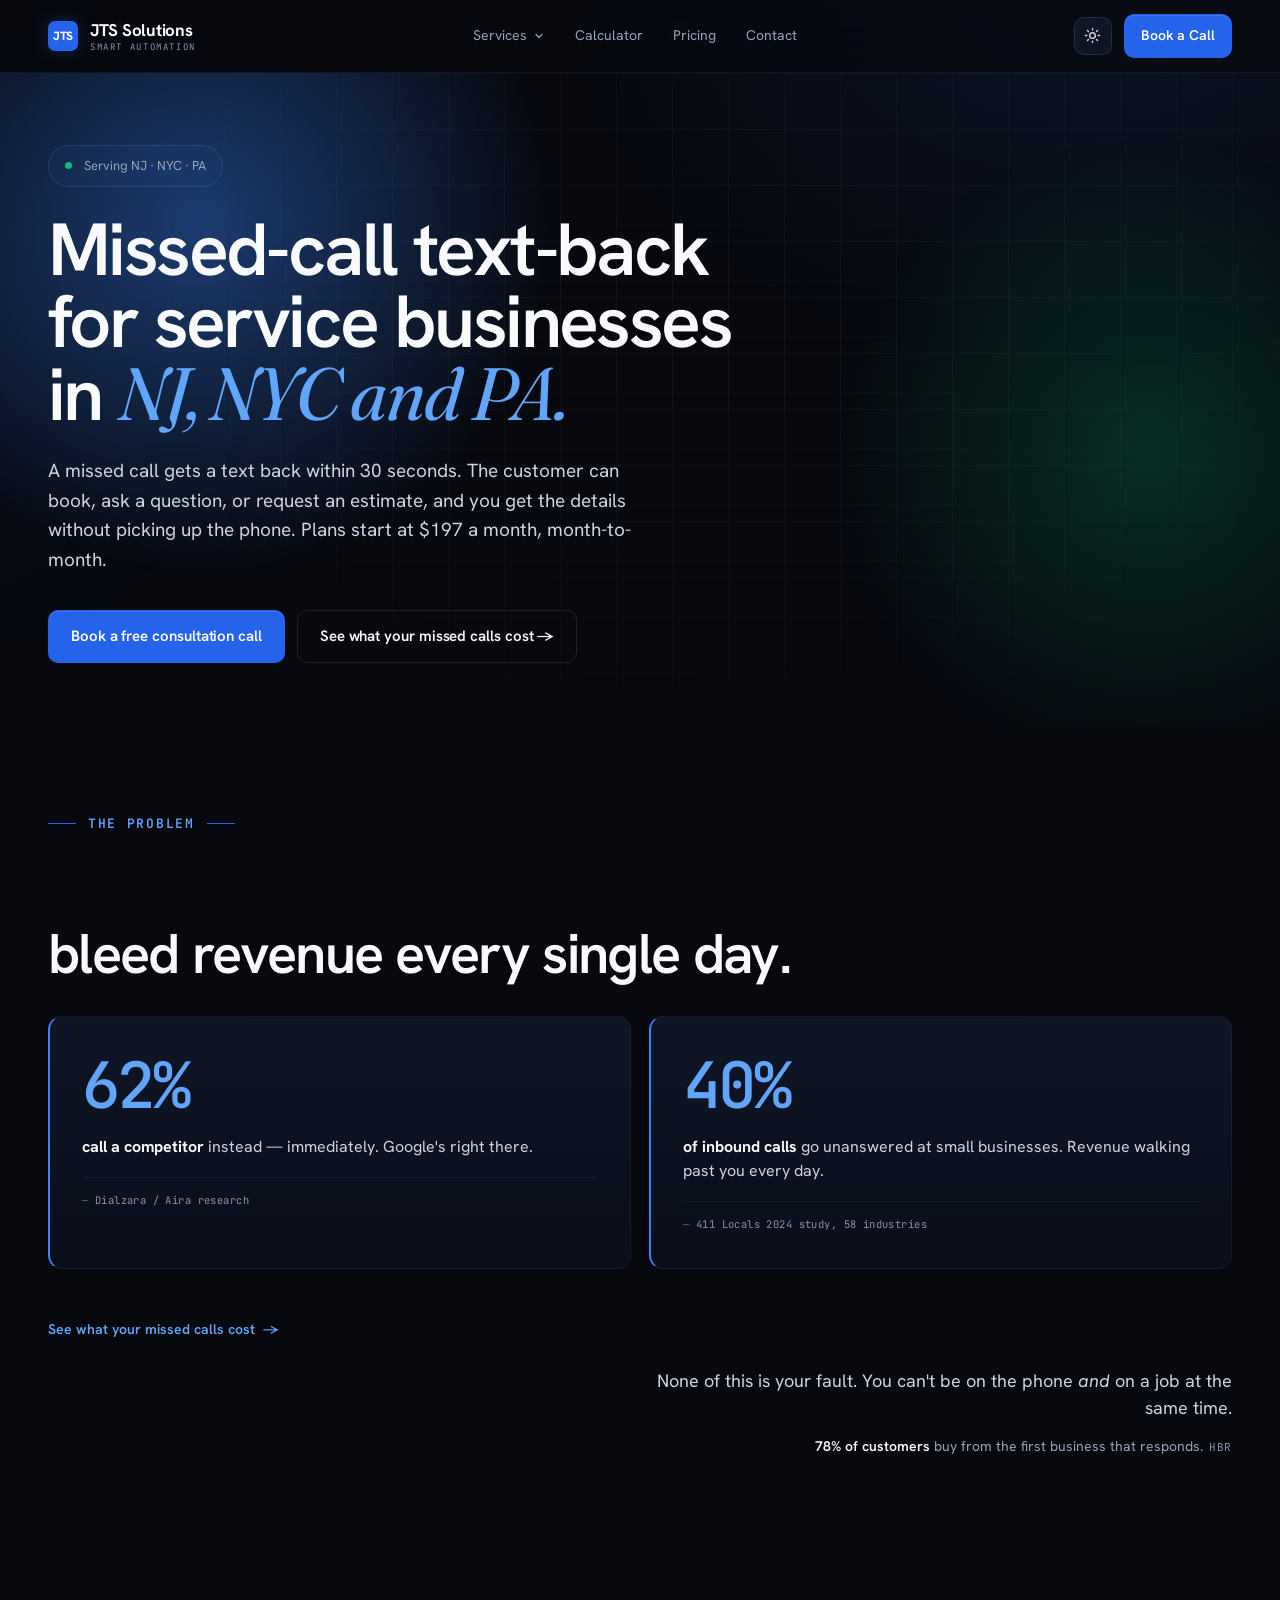
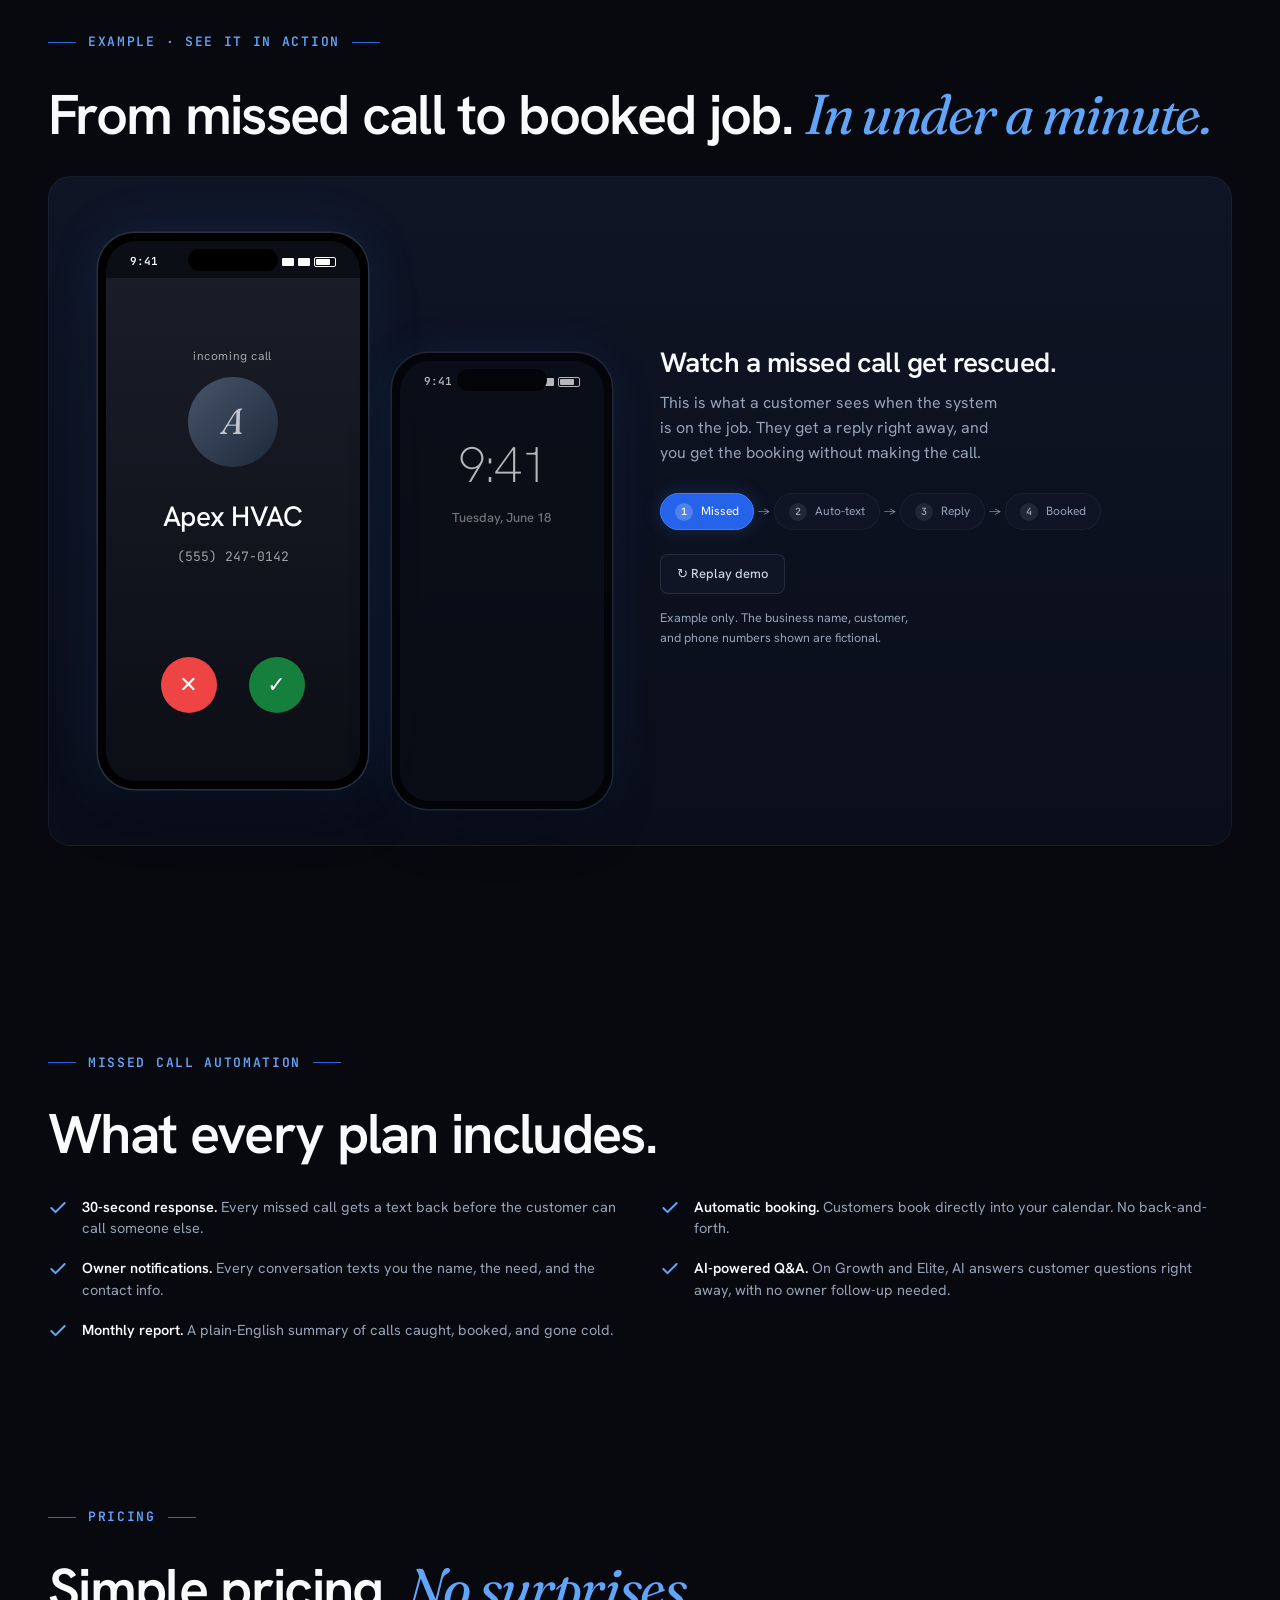
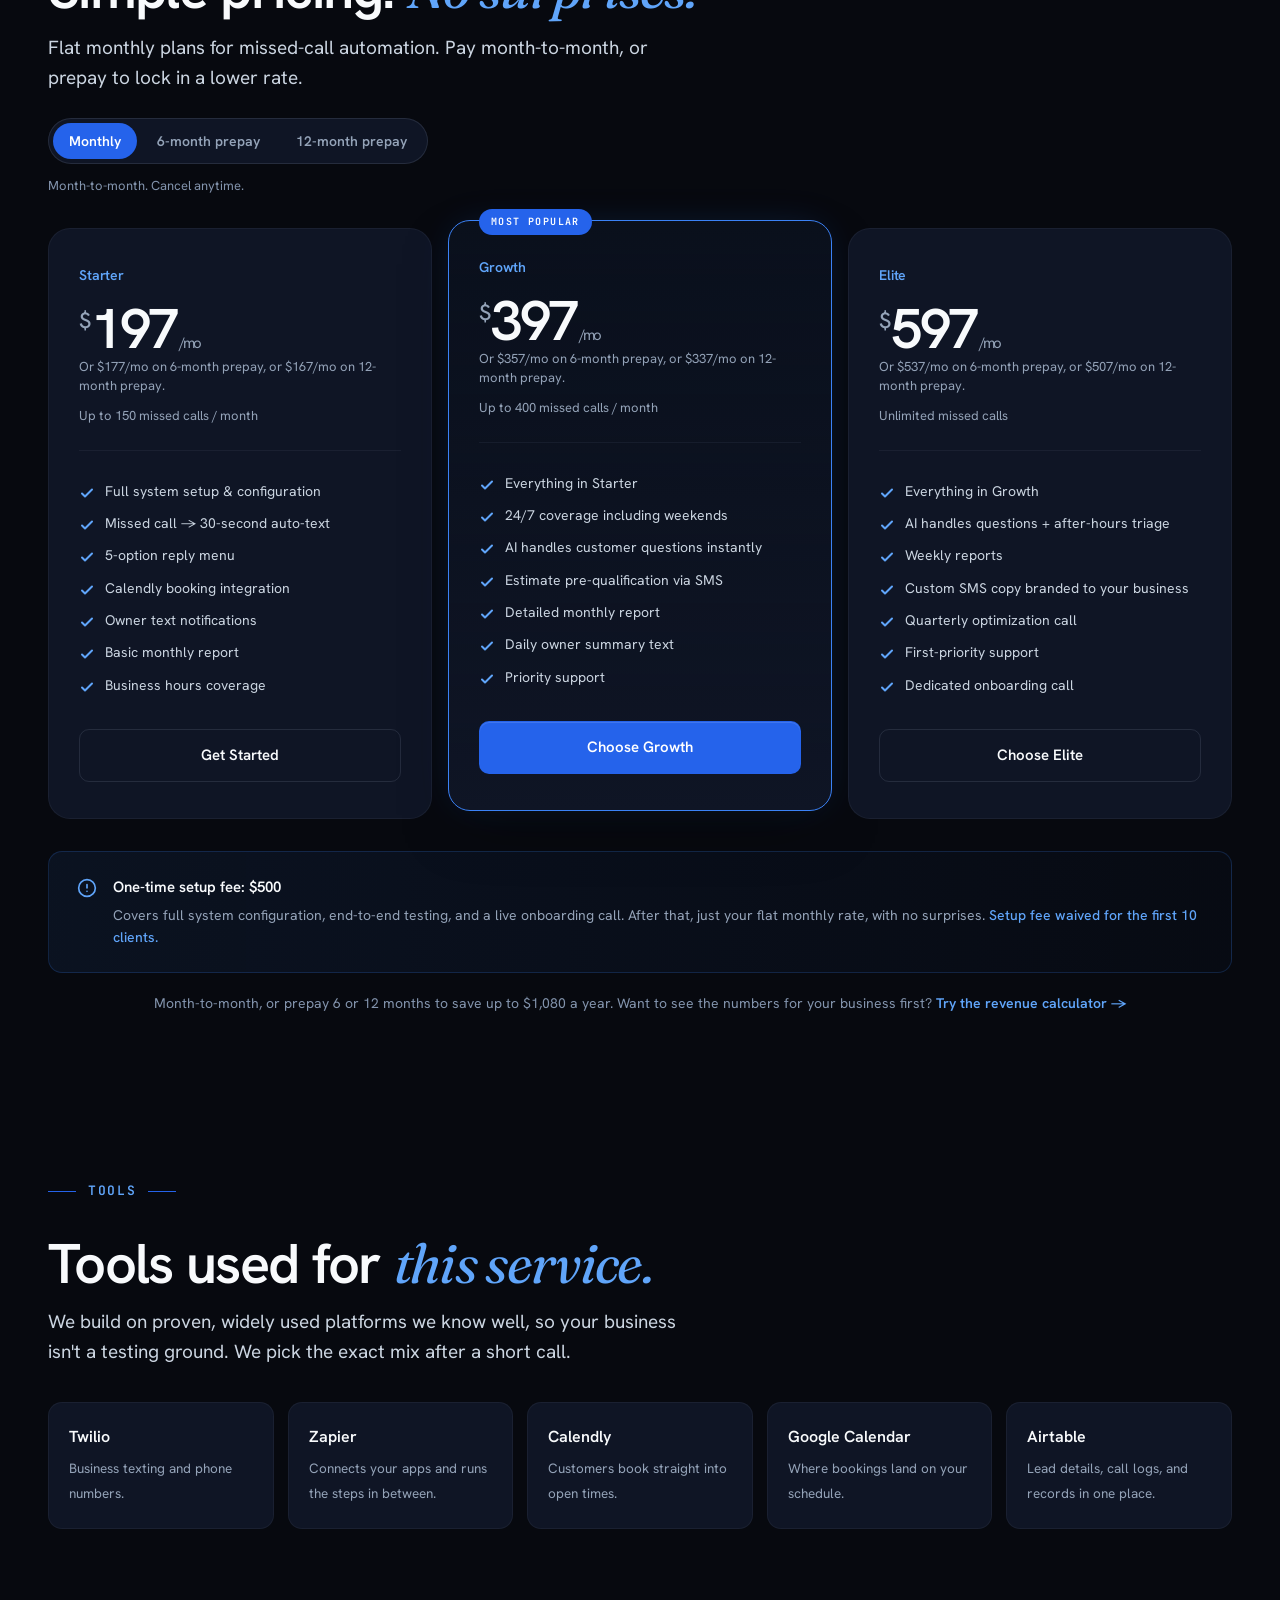
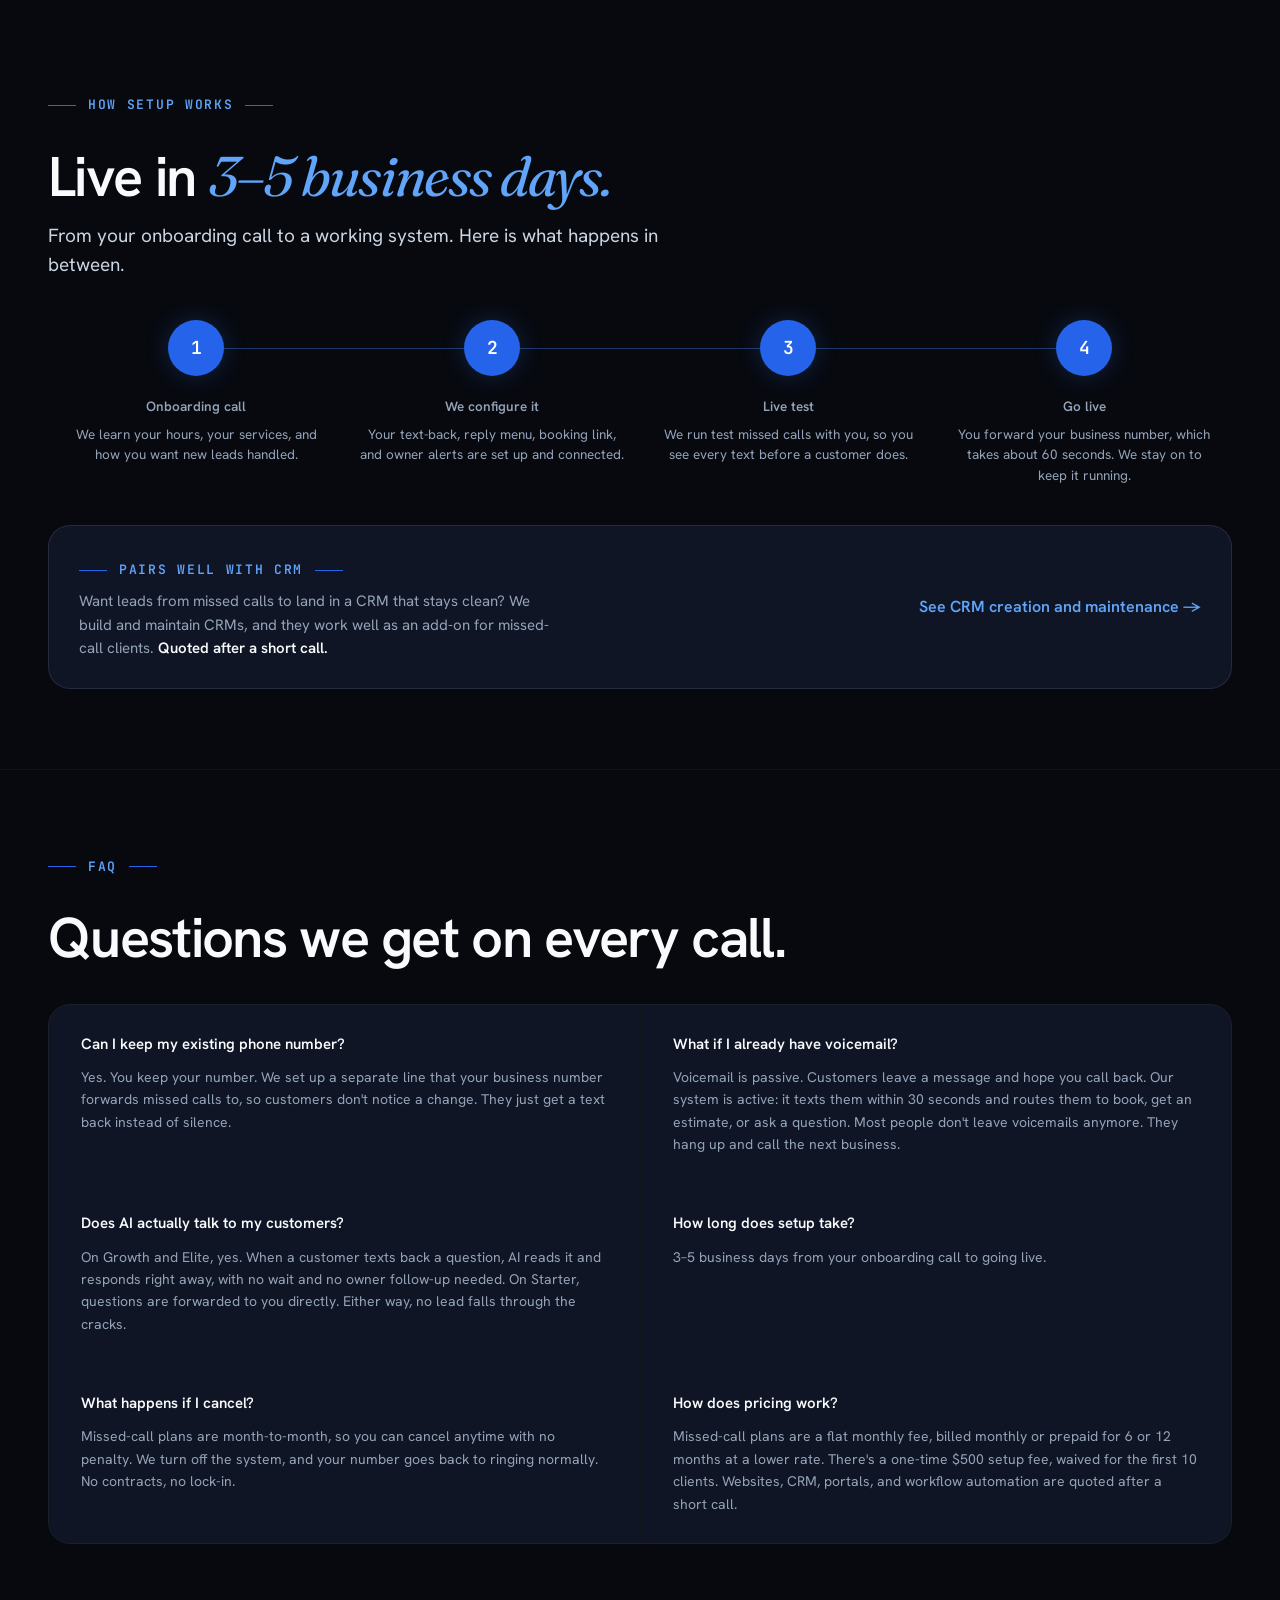
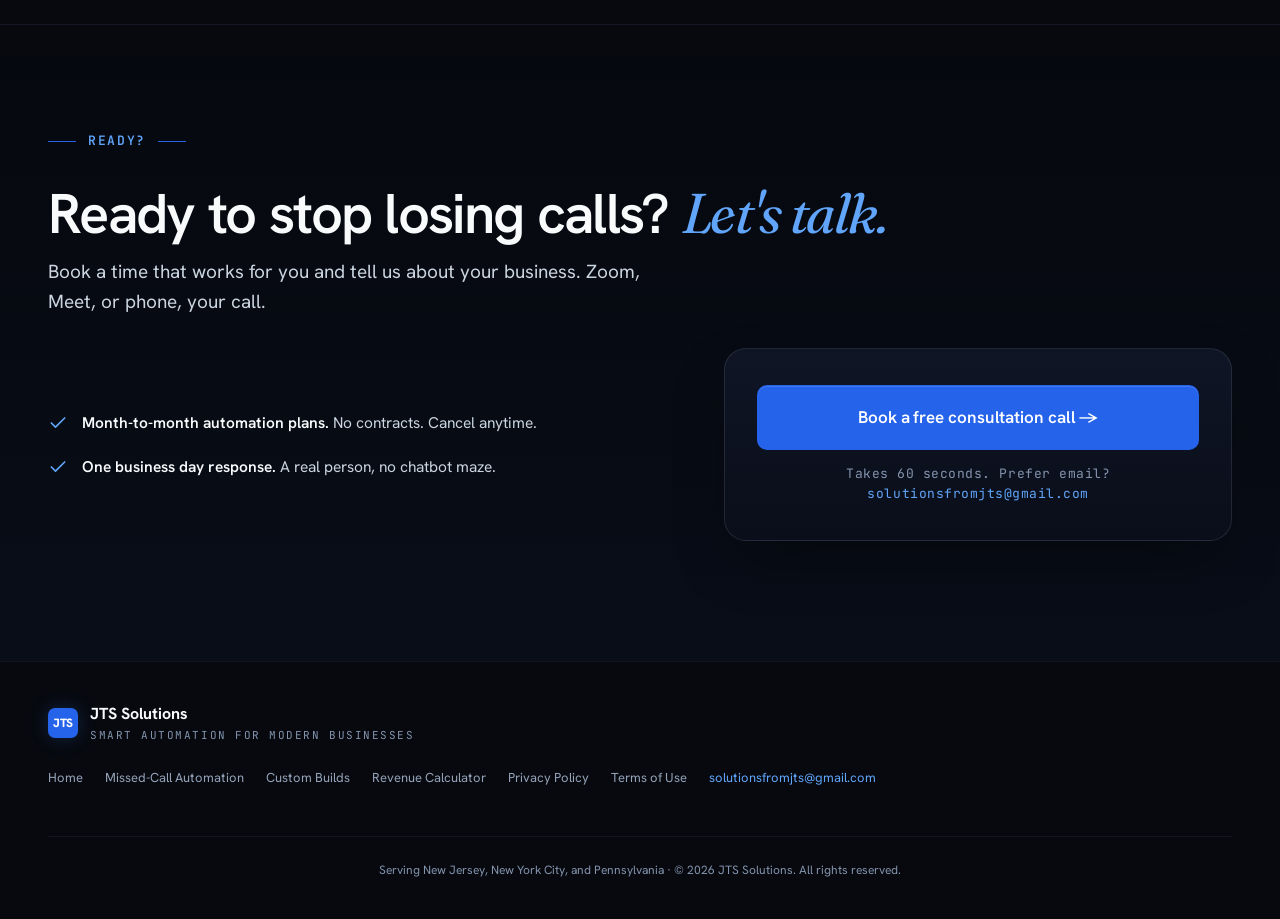
<file: missed-call-automation/index.html>
<!DOCTYPE html>
<html lang="en">
<head>
<meta charset="UTF-8">
<meta name="viewport" content="width=device-width, initial-scale=1.0">
<meta name="description" content="Every missed call gets a text back in 30 seconds, with booking, estimate requests, and owner alerts. Plans from $197/mo for NJ, NYC, and PA businesses.">
<title>Missed-Call Text-Back for Service Businesses | JTS Solutions</title>
<link rel="canonical" href="https://www.solutionsfromjts.com/missed-call-automation/">
<meta name="theme-color" content="#0A0E1A">
<meta property="og:type" content="website">
<meta property="og:site_name" content="JTS Solutions">
<meta property="og:title" content="Missed-Call Text-Back for Service Businesses | JTS Solutions">
<meta property="og:description" content="Every missed call gets a text back in 30 seconds, with booking, estimate requests, and owner alerts. Plans from $197/mo for NJ, NYC, and PA businesses.">
<meta property="og:url" content="https://www.solutionsfromjts.com/missed-call-automation/">
<meta property="og:image" content="https://www.solutionsfromjts.com/og-image.png">
<meta property="og:image:width" content="1200">
<meta property="og:image:height" content="630">
<meta property="og:image:alt" content="JTS Solutions. Smart automation for local businesses in NJ, NYC and PA.">
<meta name="twitter:card" content="summary_large_image">
<meta name="twitter:title" content="Missed-Call Text-Back for Service Businesses | JTS Solutions">
<meta name="twitter:description" content="Every missed call gets a text back in 30 seconds, with booking, estimate requests, and owner alerts. Plans from $197/mo for NJ, NYC, and PA businesses.">
<meta name="twitter:image" content="https://www.solutionsfromjts.com/og-image.png">
<script type="application/ld+json">{"@context": "https://schema.org", "@graph": [{"@type": "WebPage", "@id": "https://www.solutionsfromjts.com/missed-call-automation/", "url": "https://www.solutionsfromjts.com/missed-call-automation/", "name": "Missed-Call Text-Back for Service Businesses | JTS Solutions", "description": "Every missed call gets a text back in 30 seconds, with booking, estimate requests, and owner alerts. Serving NJ, NYC, and PA businesses.", "isPartOf": {"@id": "https://www.solutionsfromjts.com/#website"}}, {"@type": "BreadcrumbList", "itemListElement": [{"@type": "ListItem", "position": 1, "name": "Home", "item": "https://www.solutionsfromjts.com/"}, {"@type": "ListItem", "position": 2, "name": "Missed-Call Automation", "item": "https://www.solutionsfromjts.com/missed-call-automation/"}]}, {"@type": "Service", "@id": "https://www.solutionsfromjts.com/missed-call-automation/#service", "name": "Missed-Call Text-Back", "serviceType": "Missed call automation", "description": "Automatic text-back within 30 seconds of a missed call, with booking, estimate requests, and owner notifications.", "provider": {"@id": "https://www.solutionsfromjts.com/#business"}, "areaServed": [{"@type": "State", "name": "New Jersey"}, {"@type": "City", "name": "New York City"}, {"@type": "State", "name": "Pennsylvania"}], "url": "https://www.solutionsfromjts.com/missed-call-automation/"}]}</script>
<link rel="icon" type="image/svg+xml" href="data:image/svg+xml,%3Csvg xmlns='http://www.w3.org/2000/svg' viewBox='0 0 32 32'%3E%3Crect width='32' height='32' rx='6' fill='%230A0E1A'/%3E%3Cpath d='M9 9h14M9 15l4 4-4 4M19 23h4' stroke='%233B82F6' stroke-width='2.5' stroke-linecap='round' stroke-linejoin='round' fill='none'/%3E%3C/svg%3E">
<link rel="preconnect" href="https://fonts.googleapis.com">
<link rel="preconnect" href="https://fonts.gstatic.com" crossorigin>
<link href="https://fonts.googleapis.com/css2?family=Fraunces:ital,opsz,wght@0,9..144,400;0,9..144,600;0,9..144,700;1,9..144,400;1,9..144,600&family=Hanken+Grotesk:wght@300;400;500;600;700&family=JetBrains+Mono:wght@400;500;600&display=swap" rel="stylesheet">
<script>(function(){try{if(localStorage.getItem('jts-theme')==='light')document.documentElement.setAttribute('data-theme','light');}catch(e){}})();</script>
<link rel="stylesheet" href="/assets/site.css">
<script src="/assets/site.js" defer></script>
  <noscript><style>.reveal,.stagger>*,.hero-text>*,.hero-visual,.hero-graphic,.split-word,[data-split] .w,[data-split] span,.hv-msg,.hv-cap,.hv-outcome,.hv-mouth,.hv-brow,.call-screen,.missed-banner,.messages-screen,.bubble,.typing,.booking-card,.owner-notif{opacity:1!important;transform:none!important;animation:none!important;visibility:visible!important}</style></noscript>
</head>
<body>
<div class="progress" aria-hidden="true"><span></span></div>
<a class="skip-link" href="#main">Skip to content</a>

<!-- ================================================================ NAV -->
<nav class="top" aria-label="Main">
  <div class="nav-inner">
    <a href="/" class="brand" aria-label="JTS Solutions home">
      <span class="brand-mark" aria-hidden="true">JTS</span>
      <span class="brand-text">JTS Solutions <small>Smart Automation</small></span>
    </a>
    <div class="nav-links" id="nav-links">
      <div class="nav-dd">
        <button class="nav-dd-btn" type="button" aria-expanded="false" aria-controls="nav-services">Services
          <svg width="12" height="12" viewBox="0 0 24 24" fill="none" stroke="currentColor" stroke-width="2.4" stroke-linecap="round" stroke-linejoin="round" aria-hidden="true"><polyline points="6 9 12 15 18 9"/></svg>
        </button>
        <div class="nav-dd-menu" id="nav-services">
          <a href="/missed-call-automation/">Missed Call Automation<small>Text back in 30 seconds</small></a>
          <a href="/custom-builds/#workflow">Workflow Automation</a>
          <a href="/custom-builds/#portals">Portals, Web Apps &amp; Business Tools</a>
          <a href="/custom-builds/#websites">Web Development</a>
          <a href="/custom-builds/#crm">CRM Creation &amp; Maintenance</a>
        </div>
      </div>
      <a href="/calculator/">Calculator</a>
      <a href="/missed-call-automation/#pricing">Pricing</a>
      <a href="/#contact">Contact</a>
    </div>
    <div class="nav-right">
      <button class="theme-toggle" id="theme-toggle" type="button" aria-label="Toggle light or dark mode" title="Switch light / dark">
        <svg class="ic-moon" width="17" height="17" viewBox="0 0 24 24" fill="none" stroke="currentColor" stroke-width="2" stroke-linecap="round" stroke-linejoin="round" aria-hidden="true"><path d="M21 12.8A9 9 0 1 1 11.2 3a7 7 0 0 0 9.8 9.8z"/></svg>
        <svg class="ic-sun" width="17" height="17" viewBox="0 0 24 24" fill="none" stroke="currentColor" stroke-width="2" stroke-linecap="round" stroke-linejoin="round" aria-hidden="true"><circle cx="12" cy="12" r="4"/><path d="M12 2v2M12 20v2M4.9 4.9l1.4 1.4M17.7 17.7l1.4 1.4M2 12h2M20 12h2M4.9 19.1l1.4-1.4M17.7 6.3l1.4-1.4"/></svg>
      </button>
      <a href="https://calendly.com/solutionsfromjts/jts-solutions-consultation-call" class="btn btn--primary btn--sm js-booking">Book a Call</a>
      <button class="menu-btn" type="button" aria-expanded="false" aria-controls="nav-links" aria-label="Open menu">
        <span></span><span></span><span></span>
      </button>
    </div>
  </div>
</nav>

<main id="main">

<!-- ================================================================ HERO -->
<section class="hero hero--page" aria-labelledby="hero-title">
  <div class="aurora" aria-hidden="true">
    <div class="aurora-blob aurora-blob--a"></div>
    <div class="aurora-blob aurora-blob--b"></div>
  </div>
  <div class="hero-grid-bg" aria-hidden="true"></div>
  <div class="hero-grid-spot" aria-hidden="true"></div>
  <div class="hero-spot-glow" aria-hidden="true"></div>
  <div class="container">
    <div class="hero-text" style="max-width:840px;">
      <div class="hero-ticker"><span class="dot" aria-hidden="true"></span>Serving NJ · NYC · PA</div>
      <h1 id="hero-title" data-split>Missed-call text-back for service businesses in <span class="accent">NJ, NYC and PA.</span></h1>
      <p class="hero-sub">A missed call gets a text back within 30 seconds. The customer can book, ask a question, or request an estimate, and you get the details without picking up the phone. Plans start at $197 a month, month-to-month.</p>
      <div class="hero-ctas">
        <a href="https://calendly.com/solutionsfromjts/jts-solutions-consultation-call" class="btn btn--primary js-booking">Book a free consultation call</a>
        <a href="/calculator/" class="btn btn--ghost">See what your missed calls cost →</a>
      </div>
    </div>
  </div>
</section>

<!-- ================================================================ PROBLEM -->
<section class="section section--tight" id="problem" aria-labelledby="problem-title">
  <div class="container reveal">
    <div class="eyebrow">The problem</div>
    <h2 id="problem-title"><span class="rot-word" id="problem-industry">HVAC contractors</span><br>bleed revenue every single day.</h2>
    <div class="stats-grid stats-grid--two">
      <div class="stat-card">
        <div class="stat-num" data-target="62" data-suffix="%">62%</div>
        <div class="stat-desc"><strong style="color:var(--text-1);">call a competitor</strong> instead — immediately. Google's right there.</div>
        <div class="stat-source">Dialzara / Aira research</div>
      </div>
      <div class="stat-card">
        <div class="stat-num" data-target="40" data-suffix="%">40%</div>
        <div class="stat-desc"><strong style="color:var(--text-1);">of inbound calls</strong> go unanswered at small businesses. Revenue walking past you every day.</div>
        <div class="stat-source">411 Locals 2024 study, 58 industries</div>
      </div>
    </div>
    <div class="center-cta" style="justify-content:flex-start;">
      <a class="stat-more" href="/calculator/">See what your missed calls cost <span aria-hidden="true">→</span></a>
    </div>
    <p class="problem-close">None of this is your fault. You can't be on the phone <em>and</em> <span id="problem-ending">on a job</span> at the same time.</p>
    <p class="problem-source"><strong>78% of customers</strong> buy from the first business that responds.<span>HBR</span></p>
  </div>
</section>

<!-- ================================================================ PHONE DEMO (EXAMPLE) -->
<section class="section" id="how" aria-labelledby="how-title">
  <div class="container reveal">
    <div class="eyebrow">Example · See it in action</div>
    <h2 id="how-title">From missed call to booked job. <span class="serif italic" style="color:var(--blue-bright);">In under a minute.</span></h2>

    <div class="demo-wrap">
      <div class="phones">
        <div class="phone phone--customer">
          <div class="phone-screen">
            <div class="phone-notch"></div>
            <div class="phone-status">
              <span>9:41</span>
              <span class="icons"><span></span><span></span><span class="bat"></span></span>
            </div>
            <div class="phone-content">
              <div class="call-screen ringing" id="call-screen">
                <div class="call-label">incoming call</div>
                <div class="call-avatar serif italic">A</div>
                <div class="call-name" id="biz-name-call">Apex HVAC</div>
                <div class="call-num">(555) 247-0142</div>
                <div class="call-buttons">
                  <div class="call-btn decline">✕</div>
                  <div class="call-btn accept">✓</div>
                </div>
              </div>
              <div class="missed-banner" id="missed-banner">
                <div class="missed-icon">↙</div>
                <div class="missed-text">
                  Missed call
                  <small id="biz-name-missed">Apex HVAC · just now</small>
                </div>
              </div>
              <div class="messages-screen" id="messages-screen">
                <div class="messages-header">
                  <div class="biz-name" id="biz-name-msgs">Apex HVAC</div>
                  <div class="biz-sub">(555) 247-0142</div>
                </div>
                <div class="messages-body" id="messages-body"></div>
              </div>
            </div>
          </div>
        </div>

        <div class="phone phone--owner" id="owner-phone">
          <div class="phone-screen">
            <div class="phone-notch"></div>
            <div class="phone-status">
              <span>9:41</span>
              <span class="icons"><span></span><span></span><span class="bat"></span></span>
            </div>
            <div class="phone-content">
              <div class="owner-screen">
                <div class="owner-time">9:41</div>
                <div class="owner-date">Tuesday, June 18</div>
                <div class="owner-notif" id="owner-notif-1">
                  <div class="notif-header">
                    <div class="notif-app-icon">J</div>
                    <div class="notif-app-name">JTS Solutions</div>
                    <div class="notif-time">now</div>
                  </div>
                  <div class="notif-title">Missed call — auto-reply sent</div>
                  <div class="notif-body" id="notif-body-1">Customer engaged. Standby for booking…</div>
                </div>
                <div class="owner-notif" id="owner-notif-2">
                  <div class="notif-header">
                    <div class="notif-app-icon">J</div>
                    <div class="notif-app-name">JTS Solutions</div>
                    <div class="notif-time">just now</div>
                  </div>
                  <div class="notif-title" id="notif-title-2">New lead — booked!</div>
                  <div class="notif-body" id="notif-body-2">AC repair, urgent. Sarah M. (555) 0142 — Today 2pm</div>
                </div>
              </div>
            </div>
          </div>
        </div>
      </div>

      <div class="demo-info">
        <h3>Watch a missed call get rescued.</h3>
        <p>This is what a customer sees when the system is on the job. They get a reply right away, and you get the booking without making the call.</p>
        <div class="demo-steps" id="demo-steps">
          <div class="demo-step active" data-step="1"><span class="num">1</span> Missed</div>
          <span class="demo-arrow">→</span>
          <div class="demo-step" data-step="2"><span class="num">2</span> Auto-text</div>
          <span class="demo-arrow">→</span>
          <div class="demo-step" data-step="3"><span class="num">3</span> Reply</div>
          <span class="demo-arrow">→</span>
          <div class="demo-step" data-step="4"><span class="num">4</span> Booked</div>
        </div>
        <button class="demo-replay" id="demo-replay" type="button">↻ Replay demo</button>
        <p class="demo-note">Example only. The business name, customer, and phone numbers shown are fictional.</p>
      </div>
    </div>
  </div>
</section>

<!-- ================================================================ WHAT'S INCLUDED -->
<section class="section section--tight" id="included" aria-labelledby="included-title">
  <div class="container reveal">
    <div class="eyebrow">Missed Call Automation</div>
    <h2 id="included-title">What every plan includes.</h2>
    <ul class="includes">
      <li><svg width="20" height="20" viewBox="0 0 24 24" fill="none" stroke="currentColor" stroke-width="2.4" stroke-linecap="round" stroke-linejoin="round" aria-hidden="true"><polyline points="20 6 9 17 4 12"/></svg><div><strong>30-second response.</strong> Every missed call gets a text back before the customer can call someone else.</div></li>
      <li><svg width="20" height="20" viewBox="0 0 24 24" fill="none" stroke="currentColor" stroke-width="2.4" stroke-linecap="round" stroke-linejoin="round" aria-hidden="true"><polyline points="20 6 9 17 4 12"/></svg><div><strong>Automatic booking.</strong> Customers book directly into your calendar. No back-and-forth.</div></li>
      <li><svg width="20" height="20" viewBox="0 0 24 24" fill="none" stroke="currentColor" stroke-width="2.4" stroke-linecap="round" stroke-linejoin="round" aria-hidden="true"><polyline points="20 6 9 17 4 12"/></svg><div><strong>Owner notifications.</strong> Every conversation texts you the name, the need, and the contact info.</div></li>
      <li><svg width="20" height="20" viewBox="0 0 24 24" fill="none" stroke="currentColor" stroke-width="2.4" stroke-linecap="round" stroke-linejoin="round" aria-hidden="true"><polyline points="20 6 9 17 4 12"/></svg><div><strong>AI-powered Q&amp;A.</strong> On Growth and Elite, AI answers customer questions right away, with no owner follow-up needed.</div></li>
      <li><svg width="20" height="20" viewBox="0 0 24 24" fill="none" stroke="currentColor" stroke-width="2.4" stroke-linecap="round" stroke-linejoin="round" aria-hidden="true"><polyline points="20 6 9 17 4 12"/></svg><div><strong>Monthly report.</strong> A plain-English summary of calls caught, booked, and gone cold.</div></li>
    </ul>
  </div>
</section>

<!-- ================================================================ PRICING -->
<section class="section section--tight" id="pricing" aria-labelledby="pricing-title">
  <div class="container">
    <div class="reveal">
      <div class="eyebrow">Pricing</div>
      <h2 id="pricing-title">Simple pricing. <span class="serif italic" style="color:var(--blue-bright);">No surprises.</span></h2>
      <p class="lead muted" style="margin-top:14px;max-width:58ch;">Flat monthly plans for missed-call automation. Pay month-to-month, or prepay to lock in a lower rate.</p>
      <div class="billing" data-billing-group role="group" aria-label="Billing period">
        <button type="button" data-billing="m" aria-pressed="true">Monthly</button>
        <button type="button" data-billing="6" aria-pressed="false">6-month prepay</button>
        <button type="button" data-billing="12" aria-pressed="false">12-month prepay</button>
      </div>
      <p class="billing-note" data-billing-note>Month-to-month. Cancel anytime.</p>
    </div>

    <div class="pricing-grid stagger">
      <article class="price-card" data-tilt="4">
        <div class="price-name">Starter</div>
        <div class="price-amount"><sup>$</sup><span data-price data-m="197" data-6="177" data-12="167">197</span><span>/mo</span></div>
        <div class="price-prepay">Or $177/mo on 6-month prepay, or $167/mo on 12-month prepay.</div>
        <div class="price-volume">Up to 150 missed calls / month</div>
        <ul class="price-features">
          <li>Full system setup &amp; configuration</li>
          <li>Missed call → 30-second auto-text</li>
          <li>5-option reply menu</li>
          <li>Calendly booking integration</li>
          <li>Owner text notifications</li>
          <li>Basic monthly report</li>
          <li>Business hours coverage</li>
        </ul>
        <a href="https://calendly.com/solutionsfromjts/jts-solutions-consultation-call" class="btn btn--ghost price-cta js-booking">Get Started</a>
      </article>
      <article class="price-card featured" data-tilt="4">
        <div class="price-tag">Most Popular</div>
        <div class="price-name">Growth</div>
        <div class="price-amount"><sup>$</sup><span data-price data-m="397" data-6="357" data-12="337">397</span><span>/mo</span></div>
        <div class="price-prepay">Or $357/mo on 6-month prepay, or $337/mo on 12-month prepay.</div>
        <div class="price-volume">Up to 400 missed calls / month</div>
        <ul class="price-features">
          <li>Everything in Starter</li>
          <li>24/7 coverage including weekends</li>
          <li>AI handles customer questions instantly</li>
          <li>Estimate pre-qualification via SMS</li>
          <li>Detailed monthly report</li>
          <li>Daily owner summary text</li>
          <li>Priority support</li>
        </ul>
        <a href="https://calendly.com/solutionsfromjts/jts-solutions-consultation-call" class="btn btn--primary price-cta js-booking">Choose Growth</a>
      </article>
      <article class="price-card" data-tilt="4">
        <div class="price-name">Elite</div>
        <div class="price-amount"><sup>$</sup><span data-price data-m="597" data-6="537" data-12="507">597</span><span>/mo</span></div>
        <div class="price-prepay">Or $537/mo on 6-month prepay, or $507/mo on 12-month prepay.</div>
        <div class="price-volume">Unlimited missed calls</div>
        <ul class="price-features">
          <li>Everything in Growth</li>
          <li>AI handles questions + after-hours triage</li>
          <li>Weekly reports</li>
          <li>Custom SMS copy branded to your business</li>
          <li>Quarterly optimization call</li>
          <li>First-priority support</li>
          <li>Dedicated onboarding call</li>
        </ul>
        <a href="https://calendly.com/solutionsfromjts/jts-solutions-consultation-call" class="btn btn--ghost price-cta js-booking">Choose Elite</a>
      </article>
    </div>

    <div class="setup-box reveal">
      <svg width="20" height="20" viewBox="0 0 24 24" fill="none" stroke="currentColor" stroke-width="2" stroke-linecap="round" stroke-linejoin="round" aria-hidden="true"><circle cx="12" cy="12" r="10"/><path d="M12 8v4m0 4h.01"/></svg>
      <div>
        <strong>One-time setup fee: $500</strong>
        <p>Covers full system configuration, end-to-end testing, and a live onboarding call. After that, just your flat monthly rate, with no surprises. <span class="waive">Setup fee waived for the first 10 clients.</span></p>
      </div>
    </div>
    <p class="plans-note">Month-to-month, or prepay 6 or 12 months to save up to $1,080 a year. Want to see the numbers for your business first? <a href="/calculator/">Try the revenue calculator →</a></p>
  </div>
</section>

<!-- ================================================================ TOOLS -->
<section class="section section--tight" id="tools" aria-labelledby="tools-title">
  <div class="container">
    <div class="reveal">
      <div class="eyebrow">Tools</div>
      <h2 id="tools-title">Tools used for <span class="serif italic" style="color:var(--blue-bright);">this service.</span></h2>
      <p class="lead muted" style="margin-top:14px;max-width:60ch;">We build on proven, widely used platforms we know well, so your business isn't a testing ground. We pick the exact mix after a short call.</p>
    </div>
    <div class="tool-grid stagger">
      <div class="tool-card"><strong>Twilio</strong><span>Business texting and phone numbers.</span></div>
      <div class="tool-card"><strong>Zapier</strong><span>Connects your apps and runs the steps in between.</span></div>
      <div class="tool-card"><strong>Calendly</strong><span>Customers book straight into open times.</span></div>
      <div class="tool-card"><strong>Google Calendar</strong><span>Where bookings land on your schedule.</span></div>
      <div class="tool-card"><strong>Airtable</strong><span>Lead details, call logs, and records in one place.</span></div>
    </div>
  </div>
</section>

<!-- ================================================================ SETUP -->
<section class="section section--tight" id="setup" aria-labelledby="setup-title">
  <div class="container">
    <div class="reveal">
      <div class="eyebrow">How setup works</div>
      <h2 id="setup-title">Live in <span class="serif italic" style="color:var(--blue-bright);">3–5 business days.</span></h2>
      <p class="lead muted" style="margin-top:14px;margin-bottom:40px;max-width:58ch;">From your onboarding call to a working system. Here is what happens in between.</p>
    </div>
    <div class="steps stagger">
      <div class="step"><div class="step-num">1</div><p class="step-title">Onboarding call</p><p>We learn your hours, your services, and how you want new leads handled.</p></div>
      <div class="step"><div class="step-num">2</div><p class="step-title">We configure it</p><p>Your text-back, reply menu, booking link, and owner alerts are set up and connected.</p></div>
      <div class="step"><div class="step-num">3</div><p class="step-title">Live test</p><p>We run test missed calls with you, so you see every text before a customer does.</p></div>
      <div class="step"><div class="step-num">4</div><p class="step-title">Go live</p><p>You forward your business number, which takes about 60 seconds. We stay on to keep it running.</p></div>
    </div>
    <div class="pair reveal">
      <div>
        <div class="eyebrow">Pairs well with CRM</div>
        <p>Want leads from missed calls to land in a CRM that stays clean? We build and maintain CRMs, and they work well as an add-on for missed-call clients. <strong>Quoted after a short call.</strong></p>
      </div>
      <a class="text-link" href="/custom-builds/#crm">See CRM creation and maintenance →</a>
    </div>
  </div>
</section>

<!-- ================================================================ FAQ -->
<section class="section section--tight" id="faq" aria-labelledby="faq-title" style="border-top:1px solid var(--line);">
  <div class="container">
    <div class="reveal">
      <div class="eyebrow">FAQ</div>
      <h2 id="faq-title">Questions we get on every call.</h2>
    </div>
    <div class="reveal">
    <div class="faq-grid" style="margin-top:36px;">
      <div class="faq-item"><p class="q">Can I keep my existing phone number?</p><p class="a">Yes. You keep your number. We set up a separate line that your business number forwards missed calls to, so customers don't notice a change. They just get a text back instead of silence.</p></div>
      <div class="faq-item"><p class="q">What if I already have voicemail?</p><p class="a">Voicemail is passive. Customers leave a message and hope you call back. Our system is active: it texts them within 30 seconds and routes them to book, get an estimate, or ask a question. Most people don't leave voicemails anymore. They hang up and call the next business.</p></div>
      <div class="faq-item"><p class="q">Does AI actually talk to my customers?</p><p class="a">On Growth and Elite, yes. When a customer texts back a question, AI reads it and responds right away, with no wait and no owner follow-up needed. On Starter, questions are forwarded to you directly. Either way, no lead falls through the cracks.</p></div>
      <div class="faq-item"><p class="q">How long does setup take?</p><p class="a">3–5 business days from your onboarding call to going live.</p></div>
      <div class="faq-item"><p class="q">What happens if I cancel?</p><p class="a">Missed-call plans are month-to-month, so you can cancel anytime with no penalty. We turn off the system, and your number goes back to ringing normally. No contracts, no lock-in.</p></div>
      <div class="faq-item"><p class="q">How does pricing work?</p><p class="a">Missed-call plans are a flat monthly fee, billed monthly or prepaid for 6 or 12 months at a lower rate. There's a one-time $500 setup fee, waived for the first 10 clients. Websites, CRM, portals, and workflow automation are quoted after a short call.</p></div>
    </div>
    </div>
  </div>
</section>

<!-- ================================================================ FINAL CTA -->
<section class="cta-section" id="contact" aria-labelledby="contact-title">
  <div class="container reveal">
    <div class="eyebrow">Ready?</div>
    <h2 id="contact-title">Ready to stop losing calls? <span class="serif italic" style="color:var(--blue-bright);">Let's talk.</span></h2>
    <p class="lead muted" style="margin-top:14px;max-width:54ch;margin-bottom:32px;">Book a time that works for you and tell us about your business. Zoom, Meet, or phone, your call.</p>
    <div class="cta-grid">
      <div class="cta-perks">
        <div class="cta-perk"><svg width="20" height="20" viewBox="0 0 24 24" fill="none" stroke="currentColor" stroke-width="2" stroke-linecap="round" stroke-linejoin="round" aria-hidden="true"><polyline points="20 6 9 17 4 12"/></svg>
          <div><strong>Month-to-month automation plans.</strong> No contracts. Cancel anytime.</div>
        </div>
        <div class="cta-perk"><svg width="20" height="20" viewBox="0 0 24 24" fill="none" stroke="currentColor" stroke-width="2" stroke-linecap="round" stroke-linejoin="round" aria-hidden="true"><polyline points="20 6 9 17 4 12"/></svg>
          <div><strong>One business day response.</strong> A real person, no chatbot maze.</div>
        </div>
      </div>
      <div class="cta-action">
        <a href="https://calendly.com/solutionsfromjts/jts-solutions-consultation-call" class="btn btn--primary js-booking" style="font-size:17px;padding:18px 28px;width:100%;">Book a free consultation call →</a>
        <div class="cta-action-sub">Takes 60 seconds. Prefer email? <a href="mailto:solutionsfromjts@gmail.com">solutionsfromjts@gmail.com</a></div>
      </div>
    </div>
  </div>
</section>

</main>

<!-- ================================================================ FOOTER -->
<footer>
  <div class="footer-inner">
    <div class="footer-brand">
      <span class="brand-mark" aria-hidden="true">JTS</span>
      <div>
        <div style="font-weight:700;">JTS Solutions</div>
        <div class="footer-tag">Smart Automation for Modern Businesses</div>
      </div>
    </div>
    <nav class="footer-links" aria-label="Footer">
      <a href="/">Home</a>
      <a href="/missed-call-automation/">Missed-Call Automation</a>
      <a href="/custom-builds/">Custom Builds</a>
      <a href="/calculator/">Revenue Calculator</a>
      <a href="/privacy/">Privacy Policy</a>
      <a href="/terms/">Terms of Use</a>
      <a href="mailto:solutionsfromjts@gmail.com">solutionsfromjts@gmail.com</a>
    </nav>
    <div class="footer-copy">Serving New Jersey, New York City, and Pennsylvania · © 2026 JTS Solutions. All rights reserved.</div>
  </div>
</footer>
</body>
</html>
</file>
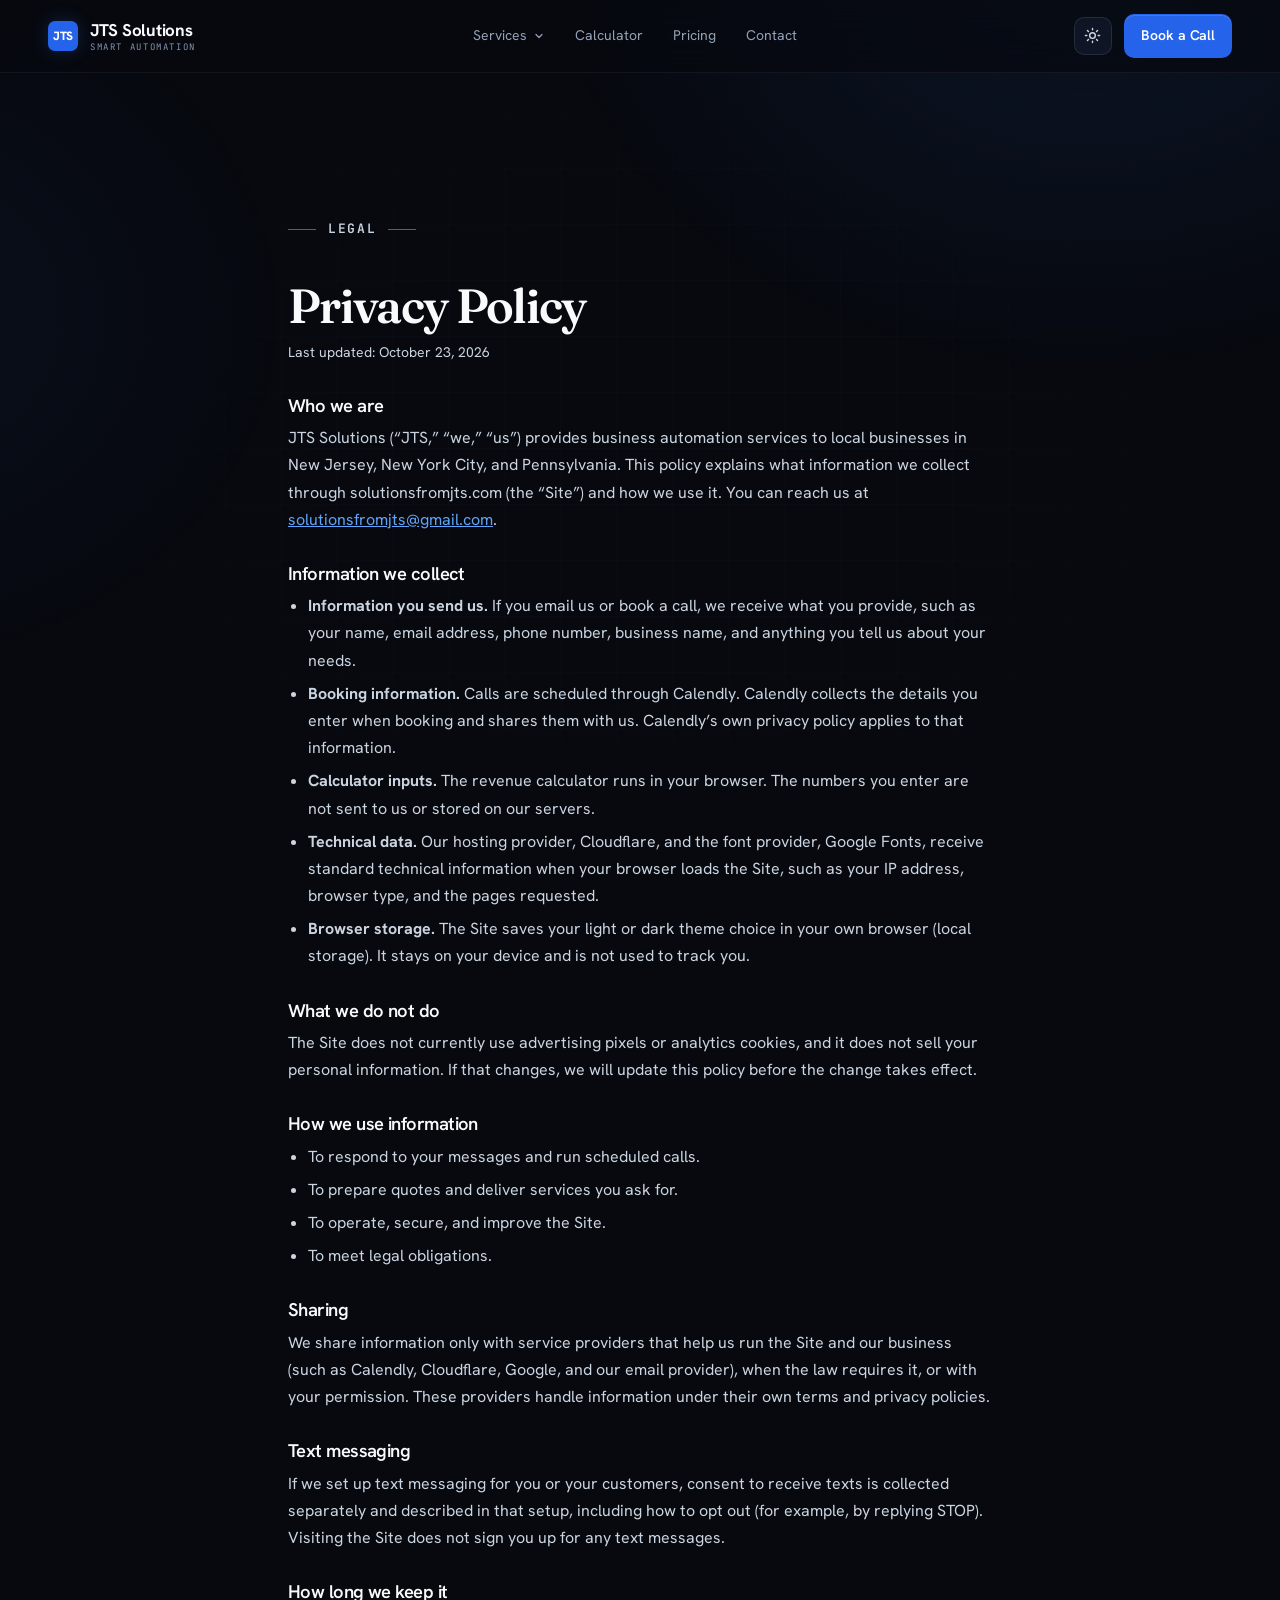
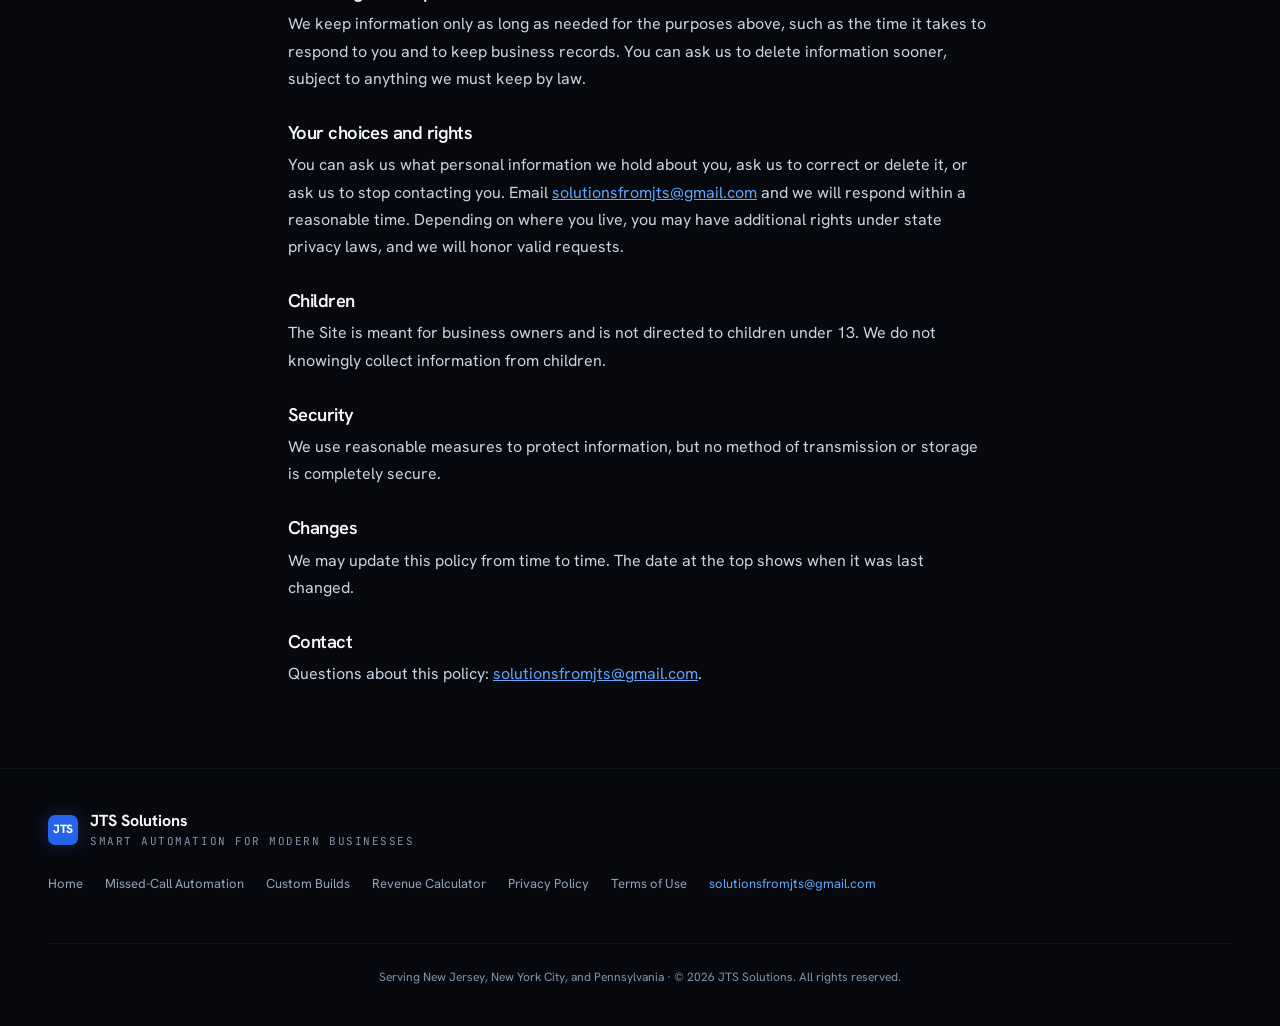
<file: privacy/index.html>
<!DOCTYPE html>
<html lang="en">
<head>
<meta charset="UTF-8">
<meta name="viewport" content="width=device-width, initial-scale=1.0">
<meta name="description" content="How JTS Solutions collects, uses, and protects information when you use solutionsfromjts.com.">
<title>Privacy Policy | JTS Solutions</title>
<link rel="canonical" href="https://www.solutionsfromjts.com/privacy/">
<meta name="robots" content="index, follow">
<meta name="theme-color" content="#0A0E1A">
<meta property="og:type" content="website">
<meta property="og:site_name" content="JTS Solutions">
<meta property="og:title" content="Privacy Policy | JTS Solutions">
<meta property="og:description" content="How JTS Solutions collects, uses, and protects information when you use solutionsfromjts.com.">
<meta property="og:url" content="https://www.solutionsfromjts.com/privacy/">
<meta property="og:image" content="https://www.solutionsfromjts.com/og-image.png">
<meta property="og:image:width" content="1200">
<meta property="og:image:height" content="630">
<meta property="og:image:alt" content="JTS Solutions. Smart automation for local businesses in NJ, NYC and PA.">
<meta name="twitter:card" content="summary_large_image">
<meta name="twitter:title" content="Privacy Policy | JTS Solutions">
<meta name="twitter:description" content="How JTS Solutions collects, uses, and protects information when you use solutionsfromjts.com.">
<meta name="twitter:image" content="https://www.solutionsfromjts.com/og-image.png">
<link rel="icon" type="image/svg+xml" href="data:image/svg+xml,%3Csvg xmlns='http://www.w3.org/2000/svg' viewBox='0 0 32 32'%3E%3Crect width='32' height='32' rx='6' fill='%230A0E1A'/%3E%3Cpath d='M9 9h14M9 15l4 4-4 4M19 23h4' stroke='%233B82F6' stroke-width='2.5' stroke-linecap='round' stroke-linejoin='round' fill='none'/%3E%3C/svg%3E">
<link rel="preconnect" href="https://fonts.googleapis.com">
<link rel="preconnect" href="https://fonts.gstatic.com" crossorigin>
<link href="https://fonts.googleapis.com/css2?family=Fraunces:ital,opsz,wght@0,9..144,400;0,9..144,600;0,9..144,700;1,9..144,400;1,9..144,600&family=Hanken+Grotesk:wght@300;400;500;600;700&family=JetBrains+Mono:wght@400;500;600&display=swap" rel="stylesheet">
<script>(function(){try{if(localStorage.getItem('jts-theme')==='light')document.documentElement.setAttribute('data-theme','light');}catch(e){}})();</script>
<link rel="stylesheet" href="/assets/site.css">
<script src="/assets/site.js" defer></script>
  <noscript><style>.reveal,.stagger>*,.hero-text>*,.hero-visual,.hero-graphic,.split-word,[data-split] .w,[data-split] span,.hv-msg,.hv-cap,.hv-outcome,.hv-mouth,.hv-brow,.call-screen,.missed-banner,.messages-screen,.bubble,.typing,.booking-card,.owner-notif{opacity:1!important;transform:none!important;animation:none!important;visibility:visible!important}</style></noscript>
</head>
<body>
<div class="progress" aria-hidden="true"><span></span></div>
<a class="skip-link" href="#main">Skip to content</a>

<!-- ================================================================ NAV -->
<nav class="top" aria-label="Main">
  <div class="nav-inner">
    <a href="/" class="brand" aria-label="JTS Solutions home">
      <span class="brand-mark" aria-hidden="true">JTS</span>
      <span class="brand-text">JTS Solutions <small>Smart Automation</small></span>
    </a>
    <div class="nav-links" id="nav-links">
      <div class="nav-dd">
        <button class="nav-dd-btn" type="button" aria-expanded="false" aria-controls="nav-services">Services
          <svg width="12" height="12" viewBox="0 0 24 24" fill="none" stroke="currentColor" stroke-width="2.4" stroke-linecap="round" stroke-linejoin="round" aria-hidden="true"><polyline points="6 9 12 15 18 9"/></svg>
        </button>
        <div class="nav-dd-menu" id="nav-services">
          <a href="/missed-call-automation/">Missed Call Automation<small>Text back in 30 seconds</small></a>
          <a href="/custom-builds/#workflow">Workflow Automation</a>
          <a href="/custom-builds/#portals">Portals, Web Apps &amp; Business Tools</a>
          <a href="/custom-builds/#websites">Web Development</a>
          <a href="/custom-builds/#crm">CRM Creation &amp; Maintenance</a>
        </div>
      </div>
      <a href="/calculator/">Calculator</a>
      <a href="/missed-call-automation/#pricing">Pricing</a>
      <a href="/#contact">Contact</a>
    </div>
    <div class="nav-right">
      <button class="theme-toggle" id="theme-toggle" type="button" aria-label="Toggle light or dark mode" title="Switch light / dark">
        <svg class="ic-moon" width="17" height="17" viewBox="0 0 24 24" fill="none" stroke="currentColor" stroke-width="2" stroke-linecap="round" stroke-linejoin="round" aria-hidden="true"><path d="M21 12.8A9 9 0 1 1 11.2 3a7 7 0 0 0 9.8 9.8z"/></svg>
        <svg class="ic-sun" width="17" height="17" viewBox="0 0 24 24" fill="none" stroke="currentColor" stroke-width="2" stroke-linecap="round" stroke-linejoin="round" aria-hidden="true"><circle cx="12" cy="12" r="4"/><path d="M12 2v2M12 20v2M4.9 4.9l1.4 1.4M17.7 17.7l1.4 1.4M2 12h2M20 12h2M4.9 19.1l1.4-1.4M17.7 6.3l1.4-1.4"/></svg>
      </button>
      <a href="https://calendly.com/solutionsfromjts/jts-solutions-consultation-call" class="btn btn--primary btn--sm js-booking">Book a Call</a>
      <button class="menu-btn" type="button" aria-expanded="false" aria-controls="nav-links" aria-label="Open menu">
        <span></span><span></span><span></span>
      </button>
    </div>
  </div>
</nav>

<main id="main">
<section class="legal"><div class="container legal-inner">
<p class="eyebrow">Legal</p>
<h1>Privacy Policy</h1>
<p class="legal-date">Last updated: October 23, 2026</p>
<h2>Who we are</h2>
<p>JTS Solutions (&ldquo;JTS,&rdquo; &ldquo;we,&rdquo; &ldquo;us&rdquo;) provides business automation services to local businesses in New Jersey, New York City, and Pennsylvania. This policy explains what information we collect through solutionsfromjts.com (the &ldquo;Site&rdquo;) and how we use it. You can reach us at <a href="mailto:solutionsfromjts@gmail.com">solutionsfromjts@gmail.com</a>.</p>
<h2>Information we collect</h2>
<ul><li><strong>Information you send us.</strong> If you email us or book a call, we receive what you provide, such as your name, email address, phone number, business name, and anything you tell us about your needs.</li><li><strong>Booking information.</strong> Calls are scheduled through Calendly. Calendly collects the details you enter when booking and shares them with us. Calendly&rsquo;s own privacy policy applies to that information.</li><li><strong>Calculator inputs.</strong> The revenue calculator runs in your browser. The numbers you enter are not sent to us or stored on our servers.</li><li><strong>Technical data.</strong> Our hosting provider, Cloudflare, and the font provider, Google Fonts, receive standard technical information when your browser loads the Site, such as your IP address, browser type, and the pages requested.</li><li><strong>Browser storage.</strong> The Site saves your light or dark theme choice in your own browser (local storage). It stays on your device and is not used to track you.</li></ul>
<h2>What we do not do</h2>
<p>The Site does not currently use advertising pixels or analytics cookies, and it does not sell your personal information. If that changes, we will update this policy before the change takes effect.</p>
<h2>How we use information</h2>
<ul><li>To respond to your messages and run scheduled calls.</li><li>To prepare quotes and deliver services you ask for.</li><li>To operate, secure, and improve the Site.</li><li>To meet legal obligations.</li></ul>
<h2>Sharing</h2>
<p>We share information only with service providers that help us run the Site and our business (such as Calendly, Cloudflare, Google, and our email provider), when the law requires it, or with your permission. These providers handle information under their own terms and privacy policies.</p>
<h2>Text messaging</h2>
<p>If we set up text messaging for you or your customers, consent to receive texts is collected separately and described in that setup, including how to opt out (for example, by replying STOP). Visiting the Site does not sign you up for any text messages.</p>
<h2>How long we keep it</h2>
<p>We keep information only as long as needed for the purposes above, such as the time it takes to respond to you and to keep business records. You can ask us to delete information sooner, subject to anything we must keep by law.</p>
<h2>Your choices and rights</h2>
<p>You can ask us what personal information we hold about you, ask us to correct or delete it, or ask us to stop contacting you. Email <a href="mailto:solutionsfromjts@gmail.com">solutionsfromjts@gmail.com</a> and we will respond within a reasonable time. Depending on where you live, you may have additional rights under state privacy laws, and we will honor valid requests.</p>
<h2>Children</h2>
<p>The Site is meant for business owners and is not directed to children under 13. We do not knowingly collect information from children.</p>
<h2>Security</h2>
<p>We use reasonable measures to protect information, but no method of transmission or storage is completely secure.</p>
<h2>Changes</h2>
<p>We may update this policy from time to time. The date at the top shows when it was last changed.</p>
<h2>Contact</h2>
<p>Questions about this policy: <a href="mailto:solutionsfromjts@gmail.com">solutionsfromjts@gmail.com</a>.</p>
</div></section>
</main>
<footer>
  <div class="footer-inner">
    <div class="footer-brand">
      <span class="brand-mark" aria-hidden="true">JTS</span>
      <div>
        <div style="font-weight:700;">JTS Solutions</div>
        <div class="footer-tag">Smart Automation for Modern Businesses</div>
      </div>
    </div>
    <nav class="footer-links" aria-label="Footer">
      <a href="/">Home</a>
      <a href="/missed-call-automation/">Missed-Call Automation</a>
      <a href="/custom-builds/">Custom Builds</a>
      <a href="/calculator/">Revenue Calculator</a>
      <a href="/privacy/">Privacy Policy</a>
      <a href="/terms/">Terms of Use</a>
      <a href="mailto:solutionsfromjts@gmail.com">solutionsfromjts@gmail.com</a>
    </nav>
    <div class="footer-copy">Serving New Jersey, New York City, and Pennsylvania · © 2026 JTS Solutions. All rights reserved.</div>
  </div>
</footer>
</body>
</html>
</file>
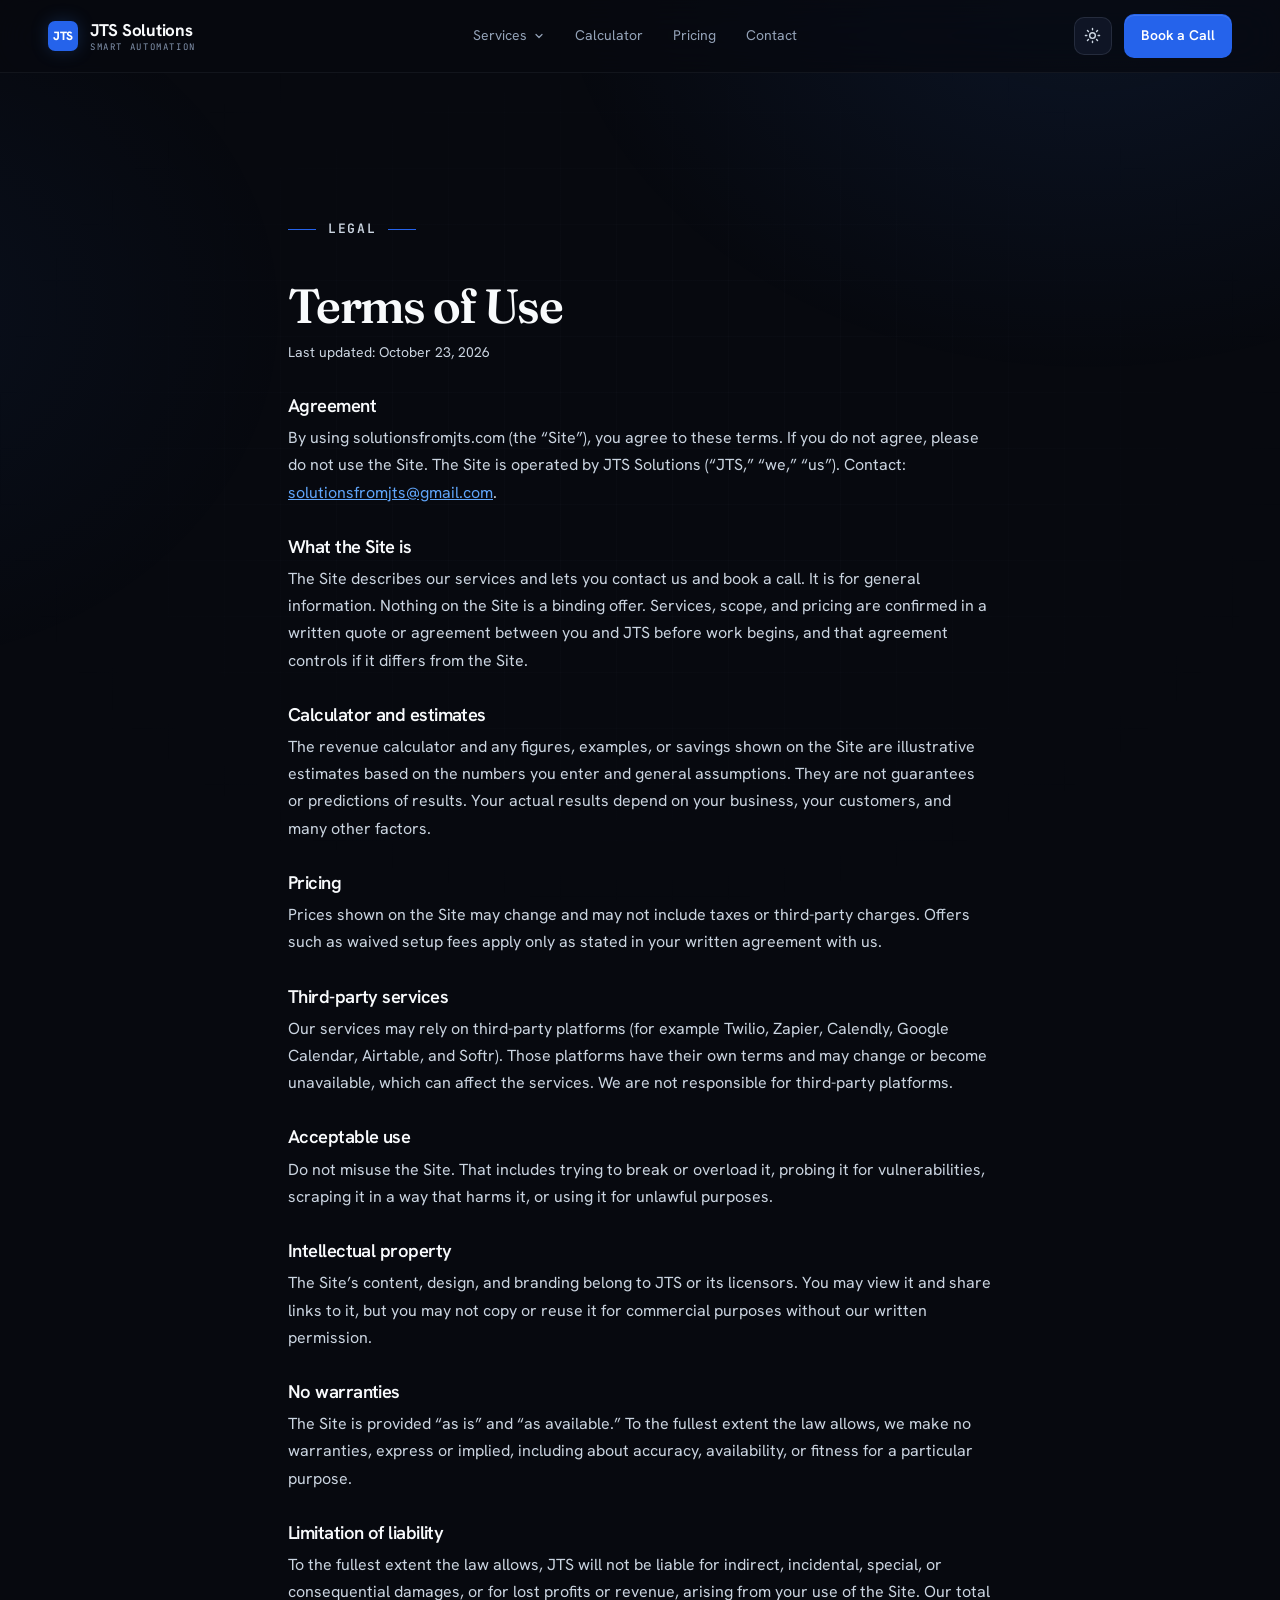
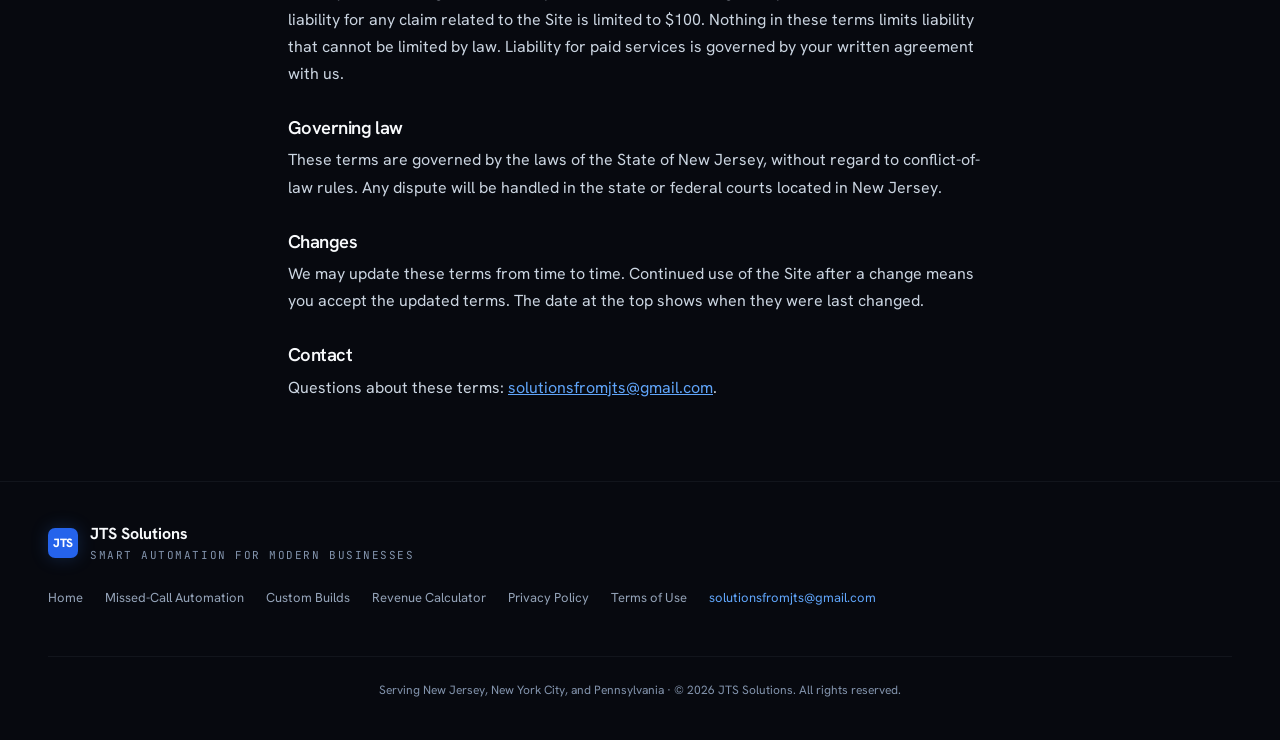
<file: terms/index.html>
<!DOCTYPE html>
<html lang="en">
<head>
<meta charset="UTF-8">
<meta name="viewport" content="width=device-width, initial-scale=1.0">
<meta name="description" content="Terms of use for solutionsfromjts.com and JTS Solutions services information.">
<title>Terms of Use | JTS Solutions</title>
<link rel="canonical" href="https://www.solutionsfromjts.com/terms/">
<meta name="robots" content="index, follow">
<meta name="theme-color" content="#0A0E1A">
<meta property="og:type" content="website">
<meta property="og:site_name" content="JTS Solutions">
<meta property="og:title" content="Terms of Use | JTS Solutions">
<meta property="og:description" content="Terms of use for solutionsfromjts.com and JTS Solutions services information.">
<meta property="og:url" content="https://www.solutionsfromjts.com/terms/">
<meta property="og:image" content="https://www.solutionsfromjts.com/og-image.png">
<meta property="og:image:width" content="1200">
<meta property="og:image:height" content="630">
<meta property="og:image:alt" content="JTS Solutions. Smart automation for local businesses in NJ, NYC and PA.">
<meta name="twitter:card" content="summary_large_image">
<meta name="twitter:title" content="Terms of Use | JTS Solutions">
<meta name="twitter:description" content="Terms of use for solutionsfromjts.com and JTS Solutions services information.">
<meta name="twitter:image" content="https://www.solutionsfromjts.com/og-image.png">
<link rel="icon" type="image/svg+xml" href="data:image/svg+xml,%3Csvg xmlns='http://www.w3.org/2000/svg' viewBox='0 0 32 32'%3E%3Crect width='32' height='32' rx='6' fill='%230A0E1A'/%3E%3Cpath d='M9 9h14M9 15l4 4-4 4M19 23h4' stroke='%233B82F6' stroke-width='2.5' stroke-linecap='round' stroke-linejoin='round' fill='none'/%3E%3C/svg%3E">
<link rel="preconnect" href="https://fonts.googleapis.com">
<link rel="preconnect" href="https://fonts.gstatic.com" crossorigin>
<link href="https://fonts.googleapis.com/css2?family=Fraunces:ital,opsz,wght@0,9..144,400;0,9..144,600;0,9..144,700;1,9..144,400;1,9..144,600&family=Hanken+Grotesk:wght@300;400;500;600;700&family=JetBrains+Mono:wght@400;500;600&display=swap" rel="stylesheet">
<script>(function(){try{if(localStorage.getItem('jts-theme')==='light')document.documentElement.setAttribute('data-theme','light');}catch(e){}})();</script>
<link rel="stylesheet" href="/assets/site.css">
<script src="/assets/site.js" defer></script>
  <noscript><style>.reveal,.stagger>*,.hero-text>*,.hero-visual,.hero-graphic,.split-word,[data-split] .w,[data-split] span,.hv-msg,.hv-cap,.hv-outcome,.hv-mouth,.hv-brow,.call-screen,.missed-banner,.messages-screen,.bubble,.typing,.booking-card,.owner-notif{opacity:1!important;transform:none!important;animation:none!important;visibility:visible!important}</style></noscript>
</head>
<body>
<div class="progress" aria-hidden="true"><span></span></div>
<a class="skip-link" href="#main">Skip to content</a>

<!-- ================================================================ NAV -->
<nav class="top" aria-label="Main">
  <div class="nav-inner">
    <a href="/" class="brand" aria-label="JTS Solutions home">
      <span class="brand-mark" aria-hidden="true">JTS</span>
      <span class="brand-text">JTS Solutions <small>Smart Automation</small></span>
    </a>
    <div class="nav-links" id="nav-links">
      <div class="nav-dd">
        <button class="nav-dd-btn" type="button" aria-expanded="false" aria-controls="nav-services">Services
          <svg width="12" height="12" viewBox="0 0 24 24" fill="none" stroke="currentColor" stroke-width="2.4" stroke-linecap="round" stroke-linejoin="round" aria-hidden="true"><polyline points="6 9 12 15 18 9"/></svg>
        </button>
        <div class="nav-dd-menu" id="nav-services">
          <a href="/missed-call-automation/">Missed Call Automation<small>Text back in 30 seconds</small></a>
          <a href="/custom-builds/#workflow">Workflow Automation</a>
          <a href="/custom-builds/#portals">Portals, Web Apps &amp; Business Tools</a>
          <a href="/custom-builds/#websites">Web Development</a>
          <a href="/custom-builds/#crm">CRM Creation &amp; Maintenance</a>
        </div>
      </div>
      <a href="/calculator/">Calculator</a>
      <a href="/missed-call-automation/#pricing">Pricing</a>
      <a href="/#contact">Contact</a>
    </div>
    <div class="nav-right">
      <button class="theme-toggle" id="theme-toggle" type="button" aria-label="Toggle light or dark mode" title="Switch light / dark">
        <svg class="ic-moon" width="17" height="17" viewBox="0 0 24 24" fill="none" stroke="currentColor" stroke-width="2" stroke-linecap="round" stroke-linejoin="round" aria-hidden="true"><path d="M21 12.8A9 9 0 1 1 11.2 3a7 7 0 0 0 9.8 9.8z"/></svg>
        <svg class="ic-sun" width="17" height="17" viewBox="0 0 24 24" fill="none" stroke="currentColor" stroke-width="2" stroke-linecap="round" stroke-linejoin="round" aria-hidden="true"><circle cx="12" cy="12" r="4"/><path d="M12 2v2M12 20v2M4.9 4.9l1.4 1.4M17.7 17.7l1.4 1.4M2 12h2M20 12h2M4.9 19.1l1.4-1.4M17.7 6.3l1.4-1.4"/></svg>
      </button>
      <a href="https://calendly.com/solutionsfromjts/jts-solutions-consultation-call" class="btn btn--primary btn--sm js-booking">Book a Call</a>
      <button class="menu-btn" type="button" aria-expanded="false" aria-controls="nav-links" aria-label="Open menu">
        <span></span><span></span><span></span>
      </button>
    </div>
  </div>
</nav>

<main id="main">
<section class="legal"><div class="container legal-inner">
<p class="eyebrow">Legal</p>
<h1>Terms of Use</h1>
<p class="legal-date">Last updated: October 23, 2026</p>
<h2>Agreement</h2>
<p>By using solutionsfromjts.com (the &ldquo;Site&rdquo;), you agree to these terms. If you do not agree, please do not use the Site. The Site is operated by JTS Solutions (&ldquo;JTS,&rdquo; &ldquo;we,&rdquo; &ldquo;us&rdquo;). Contact: <a href="mailto:solutionsfromjts@gmail.com">solutionsfromjts@gmail.com</a>.</p>
<h2>What the Site is</h2>
<p>The Site describes our services and lets you contact us and book a call. It is for general information. Nothing on the Site is a binding offer. Services, scope, and pricing are confirmed in a written quote or agreement between you and JTS before work begins, and that agreement controls if it differs from the Site.</p>
<h2>Calculator and estimates</h2>
<p>The revenue calculator and any figures, examples, or savings shown on the Site are illustrative estimates based on the numbers you enter and general assumptions. They are not guarantees or predictions of results. Your actual results depend on your business, your customers, and many other factors.</p>
<h2>Pricing</h2>
<p>Prices shown on the Site may change and may not include taxes or third-party charges. Offers such as waived setup fees apply only as stated in your written agreement with us.</p>
<h2>Third-party services</h2>
<p>Our services may rely on third-party platforms (for example Twilio, Zapier, Calendly, Google Calendar, Airtable, and Softr). Those platforms have their own terms and may change or become unavailable, which can affect the services. We are not responsible for third-party platforms.</p>
<h2>Acceptable use</h2>
<p>Do not misuse the Site. That includes trying to break or overload it, probing it for vulnerabilities, scraping it in a way that harms it, or using it for unlawful purposes.</p>
<h2>Intellectual property</h2>
<p>The Site&rsquo;s content, design, and branding belong to JTS or its licensors. You may view it and share links to it, but you may not copy or reuse it for commercial purposes without our written permission.</p>
<h2>No warranties</h2>
<p>The Site is provided &ldquo;as is&rdquo; and &ldquo;as available.&rdquo; To the fullest extent the law allows, we make no warranties, express or implied, including about accuracy, availability, or fitness for a particular purpose.</p>
<h2>Limitation of liability</h2>
<p>To the fullest extent the law allows, JTS will not be liable for indirect, incidental, special, or consequential damages, or for lost profits or revenue, arising from your use of the Site. Our total liability for any claim related to the Site is limited to $100. Nothing in these terms limits liability that cannot be limited by law. Liability for paid services is governed by your written agreement with us.</p>
<h2>Governing law</h2>
<p>These terms are governed by the laws of the State of New Jersey, without regard to conflict-of-law rules. Any dispute will be handled in the state or federal courts located in New Jersey.</p>
<h2>Changes</h2>
<p>We may update these terms from time to time. Continued use of the Site after a change means you accept the updated terms. The date at the top shows when they were last changed.</p>
<h2>Contact</h2>
<p>Questions about these terms: <a href="mailto:solutionsfromjts@gmail.com">solutionsfromjts@gmail.com</a>.</p>
</div></section>
</main>
<footer>
  <div class="footer-inner">
    <div class="footer-brand">
      <span class="brand-mark" aria-hidden="true">JTS</span>
      <div>
        <div style="font-weight:700;">JTS Solutions</div>
        <div class="footer-tag">Smart Automation for Modern Businesses</div>
      </div>
    </div>
    <nav class="footer-links" aria-label="Footer">
      <a href="/">Home</a>
      <a href="/missed-call-automation/">Missed-Call Automation</a>
      <a href="/custom-builds/">Custom Builds</a>
      <a href="/calculator/">Revenue Calculator</a>
      <a href="/privacy/">Privacy Policy</a>
      <a href="/terms/">Terms of Use</a>
      <a href="mailto:solutionsfromjts@gmail.com">solutionsfromjts@gmail.com</a>
    </nav>
    <div class="footer-copy">Serving New Jersey, New York City, and Pennsylvania · © 2026 JTS Solutions. All rights reserved.</div>
  </div>
</footer>
</body>
</html>
</file>
<file: assets/site.css>
/* ============================================================
   JTS SOLUTIONS shared styles.
   Base layer came from the original single-page site.
   Wow layer (end of file) adds motion and interaction. Every motion
   effect is disabled under prefers-reduced-motion, and hover-only
   effects are gated behind (hover: hover) and (pointer: fine).
   ============================================================ */

:root {
  /* DARK (default) */
  --bg-0: #07090F;
  --bg-1: #0A0E1A;
  --bg-2: #0F1525;
  --bg-3: #161D33;
  --bg-elev: #1B2440;
  --line: rgba(148, 163, 184, 0.08);
  --line-2: rgba(148, 163, 184, 0.16);
  --blue: #3B82F6;
  --blue-bright: #60A5FA;
  --blue-soft: #93C5FD;
  --blue-glow: rgba(59, 130, 246, 0.22);
  --green: #10B981;
  --green-soft: rgba(16, 185, 129, 0.12);
  --rose: #F43F5E;
  --rose-soft: rgba(244, 63, 94, 0.10);
  --text-1: #F8FAFC;
  --text-2: #CBD5E1;
  --text-3: #94A3B8;
  --text-4: #8394AD;
  --blue-fill: #2563EB; /* filled buttons and white-text chips: 5.2:1 with white */
  --text-5: #475569;
  --nav-bg: rgba(7,9,15,0.72);
  --hv-pain-bg: linear-gradient(180deg,#12121a,#0e0e15);
  --hv-jts-bg: linear-gradient(180deg,#0f1830,#0c1120);
  --hv-head-pain: #1b2030; --hv-head-pain-stroke: #3a4256;
  --hv-head-jts: #16233f;
  --hv-eye-pain: #8493ad; --hv-eye-jts: #bcd2f5; --hv-mouth-pain: #6b7690;
  --serif: 'Fraunces', ui-serif, Georgia, serif;
  --sans: 'Hanken Grotesk', system-ui, sans-serif;
  --mono: 'JetBrains Mono', ui-monospace, monospace;
  --max: 1240px;
  --radius-sm: 8px;
  --radius: 14px;
  --radius-lg: 22px;
}
:root[data-theme="light"] {
  /* LIGHT — warm off-white */
  --bg-0: #F9F7F3;
  --bg-1: #F1EEE8;
  --bg-2: #FEFCF9;
  --bg-3: #EEEAE3;
  --bg-elev: #FEFCF9;
  --line: rgba(15,23,42,0.09);
  --line-2: rgba(15,23,42,0.15);
  --blue: #2563EB;
  --blue-bright: #1D4ED8; /* text-safe blue on light backgrounds (decor uses --blue) */
  --blue-soft: #60A5FA;
  --blue-glow: rgba(37,99,235,0.15);
  --green: #059669;
  --green-soft: rgba(5,150,105,0.12);
  --rose: #E11D48;
  --rose-soft: rgba(225,29,72,0.10);
  --text-1: #0F172A;
  --text-2: #334155;
  --text-3: #5B6472;
  --text-4: #5C6779;
  --text-5: #9AA6B6;
  --nav-bg: rgba(250,248,243,0.82);
  --hv-pain-bg: linear-gradient(180deg,#F2EFEA,#EAE6DF);
  --hv-jts-bg: linear-gradient(180deg,#EEF4FF,#E4EDFC);
  --hv-head-pain: #E3E7EF; --hv-head-pain-stroke: #C0C8D6;
  --hv-head-jts: #DBEAFF;
  --hv-eye-pain: #7C8699; --hv-eye-jts: #2563EB; --hv-mouth-pain: #7C8699;
}

* { margin: 0; padding: 0; box-sizing: border-box; }
html { scroll-behavior: smooth; }
body {
  background: var(--bg-0);
  color: var(--text-1);
  font-family: var(--sans);
  font-size: 16px;
  line-height: 1.55;
  -webkit-font-smoothing: antialiased;
  -moz-osx-font-smoothing: grayscale;
  overflow-x: hidden;
  font-feature-settings: 'ss01', 'cv11';
}
img, svg { display: block; max-width: 100%; }
button { font: inherit; color: inherit; cursor: pointer; border: none; background: none; }
input, textarea, select { font: inherit; color: inherit; outline: none; }
a { color: inherit; text-decoration: none; }
::selection { background: var(--blue-fill); color: var(--bg-0); }

/* atmosphere */
body::before {
  content: '';
  position: fixed; inset: 0;
  pointer-events: none;
  background:
    radial-gradient(ellipse 900px 700px at 85% -5%, rgba(59,130,246,0.10), transparent 60%),
    radial-gradient(ellipse 700px 600px at -10% 35%, rgba(59,130,246,0.06), transparent 60%);
  z-index: 0;
}
body::after {
  content: '';
  position: fixed; inset: 0;
  pointer-events: none;
  background-image:
    linear-gradient(rgba(148,163,184,0.025) 1px, transparent 1px),
    linear-gradient(90deg, rgba(148,163,184,0.025) 1px, transparent 1px);
  background-size: 56px 56px;
  -webkit-mask-image: radial-gradient(ellipse at center, black 30%, transparent 75%);
          mask-image: radial-gradient(ellipse at center, black 30%, transparent 75%);
  z-index: 0;
}
main, nav, footer { position: relative; z-index: 1; }

/* layout primitives */
.container { max-width: var(--max); margin: 0 auto; padding: 0 28px; }
.section { padding: 120px 0; position: relative; }
.section--tight { padding: 80px 0; }

.eyebrow {
  display: inline-flex;
  align-items: center;
  gap: 12px;
  font-family: var(--mono);
  font-size: 13px;
  font-weight: 600;
  letter-spacing: 0.13em;
  text-transform: uppercase;
  color: var(--blue-bright);
  margin-bottom: 32px;
}
.eyebrow::before {
  content: '';
  width: 28px;
  height: 1px;
  background: var(--blue-fill);
}
.eyebrow::after {
  content: '';
  width: 28px;
  height: 1px;
  background: var(--blue-fill);
}
.rot-word {
  display: inline-block;
  color: var(--blue-bright);
  transition: transform .34s cubic-bezier(.2,.8,.2,1), opacity .34s;
  will-change: transform, opacity;
}
.rot-word.rot-out { transform: translateY(-65%); opacity: 0; }
.rot-word.rot-in  { transform: translateY(65%); opacity: 0; transition: none; }

h1, h2, h3, h4 { font-family: var(--sans); font-weight: 600; letter-spacing: -0.02em; line-height: 1.05; }
.serif { font-family: var(--serif); font-weight: 400; }
.italic { font-style: italic; }

h1 { font-size: clamp(44px, 7.6vw, 88px); letter-spacing: -0.035em; line-height: 0.98; }
h2 { font-size: clamp(34px, 5vw, 56px); letter-spacing: -0.03em; }
h3 { font-size: clamp(22px, 2.4vw, 28px); }

p.lead { font-size: 19px; color: var(--text-2); line-height: 1.55; max-width: 56ch; }
p { color: var(--text-2); }
.muted { color: var(--text-3); }
.dim { color: var(--text-4); }

/* buttons */
.btn {
  display: inline-flex;
  align-items: center;
  justify-content: center;
  gap: 10px;
  padding: 14px 22px;
  border-radius: 10px;
  font-weight: 600;
  font-size: 15px;
  letter-spacing: -0.005em;
  transition: all 180ms ease;
  white-space: nowrap;
  cursor: pointer;
  border: 1px solid transparent;
}
.btn--primary {
  background: var(--blue-fill);
  color: white;
  box-shadow: 0 0 0 0 var(--blue-glow), 0 1px 0 0 rgba(255,255,255,0.12) inset;
}
.btn--primary:hover {
  background: #1D4ED8;
  box-shadow: 0 0 28px 4px var(--blue-glow), 0 1px 0 0 rgba(255,255,255,0.12) inset;
  transform: translateY(-1px);
}
.btn--ghost {
  background: transparent;
  color: var(--text-1);
  border-color: var(--line-2);
}
.btn--ghost:hover {
  border-color: var(--blue);
  color: white;
  background: rgba(59,130,246,0.06);
}
.btn--sm { padding: 10px 16px; font-size: 14px; }

/* ============================================================
   NAV
   ============================================================ */
nav.top {
  position: sticky;
  top: 0;
  z-index: 100;
  backdrop-filter: blur(18px) saturate(140%);
  -webkit-backdrop-filter: blur(18px) saturate(140%);
  background: var(--nav-bg);
  border-bottom: 1px solid var(--line);
}
.nav-inner {
  max-width: var(--max);
  margin: 0 auto;
  padding: 14px 28px;
  display: flex;
  align-items: center;
  justify-content: space-between;
  gap: 24px;
}
.brand {
  display: flex;
  align-items: center;
  gap: 12px;
  font-weight: 700;
  font-size: 17px;
  letter-spacing: -0.015em;
}
.brand-mark {
  width: 30px; height: 30px;
  background: var(--blue-fill);
  border-radius: 7px;
  display: grid;
  place-items: center;
  color: #fff;
  font-weight: 800;
  font-size: 12px;
  letter-spacing: -0.02em;
  box-shadow: 0 0 18px var(--blue-glow);
}
.brand-text { color: var(--text-1); }
.brand-text small {
  display: block;
  font-family: var(--mono);
  font-size: 9px;
  font-weight: 400;
  letter-spacing: 0.18em;
  text-transform: uppercase;
  color: var(--text-4);
  margin-top: -2px;
}
.nav-links {
  display: flex;
  align-items: center;
  gap: 30px;
}
.nav-links a {
  font-size: 14px;
  color: var(--text-3);
  transition: color 150ms;
}
.nav-links a:hover { color: var(--text-1); }
.nav-right { display:flex; align-items:center; gap:12px; }
.theme-toggle { display:inline-flex; align-items:center; justify-content:center; width:38px; height:38px; border-radius:10px; border:1px solid var(--line-2); background:var(--bg-2); color:var(--text-2); transition:color .15s,border-color .15s,background .15s; }
.theme-toggle:hover { color:var(--text-1); border-color:var(--blue); }
.theme-toggle .ic-moon { display:none; }
.theme-toggle .ic-sun { display:block; }
:root[data-theme="light"] .theme-toggle .ic-moon { display:block; }
:root[data-theme="light"] .theme-toggle .ic-sun { display:none; }



/* ============================================================
   HERO
   ============================================================ */
.hero {
  padding: 90px 0 80px;
  position: relative;
  overflow: hidden;
}
.hero-grid {
  display: grid;
  grid-template-columns: 1.15fr 0.85fr;
  gap: 60px;
  align-items: center;
}
@media (max-width: 920px) {
  .hero-grid { grid-template-columns: 1fr; gap: 40px; }
}
.hero-text > * { opacity: 0; transform: translateY(14px); animation: rise 800ms cubic-bezier(0.2, 0.8, 0.2, 1) forwards; }
.hero-text > *:nth-child(1) { animation-delay: 80ms; }
.hero-text > *:nth-child(2) { animation-delay: 200ms; }
.hero-text > *:nth-child(3) { animation-delay: 360ms; }
.hero-text > *:nth-child(4) { animation-delay: 520ms; }
.hero-text > *:nth-child(5) { animation-delay: 680ms; }
@keyframes rise { to { opacity: 1; transform: translateY(0); } }

.hero h1 {
  margin-bottom: 22px;
}
.hero h1 .accent {
  font-family: var(--serif);
  font-style: italic;
  font-weight: 400;
  color: var(--blue-bright);
  letter-spacing: -0.025em;
}
.hero-sub {
  font-size: 19px;
  color: var(--text-2);
  max-width: 52ch;
  margin-bottom: 36px;
  line-height: 1.55;
}
.hero-ctas {
  display: flex;
  gap: 12px;
  flex-wrap: wrap;
  margin-bottom: 36px;
}
.hero-ticker {
  display: inline-flex;
  align-items: center;
  gap: 12px;
  padding: 10px 16px;
  border: 1px solid var(--line-2);
  border-radius: 999px;
  background: rgba(59,130,246,0.04);
  font-size: 13px;
  color: var(--text-3);
}
.hero-ticker .dot {
  width: 7px; height: 7px;
  background: var(--green);
  border-radius: 50%;
  box-shadow: 0 0 0 0 rgba(16,185,129,0.5);
  animation: pulse-dot 2.4s ease-in-out infinite;
}
@keyframes pulse-dot {
  0%, 100% { box-shadow: 0 0 0 0 rgba(16,185,129,0.5); }
  50% { box-shadow: 0 0 0 8px rgba(16,185,129,0); }
}
.hero-ticker strong {
  font-family: var(--mono);
  color: var(--text-1);
  font-weight: 500;
  font-variant-numeric: tabular-nums;
}

/* hero graphic */
.hero-graphic {
  opacity: 0;
  animation: rise 1000ms cubic-bezier(0.2,0.8,0.2,1) 600ms forwards;
  position: relative;
  aspect-ratio: 1 / 1;
  max-width: 520px;
  margin: 0 auto;
}
.hero-graphic svg { width: 100%; height: 100%; }
.hero-visual { opacity:0; animation: rise 1000ms cubic-bezier(0.2,0.8,0.2,1) 600ms forwards; display:grid; grid-template-columns:1fr 1fr; gap:14px; max-width:520px; width:100%; margin:0 auto; }
.hv-scene { border-radius: var(--radius-lg); border:1px solid var(--line-2); padding:20px 16px 22px; display:flex; flex-direction:column; align-items:center; text-align:center; }
.hv-pain { background: var(--hv-pain-bg); }
.hv-jts { background: var(--hv-jts-bg); border-color: rgba(59,130,246,0.30); }
.hv-lab { font-family:var(--mono); font-size:10px; letter-spacing:.14em; text-transform:uppercase; font-weight:600; margin-bottom:16px; }
.hv-pain .hv-lab { color: var(--text-4); }
.hv-jts .hv-lab { color: var(--blue-bright); }
.hv-strip { width:100%; min-height:74px; display:flex; flex-direction:column; gap:6px; justify-content:flex-end; margin-bottom:18px; }
.hv-msg { font-size:11px; line-height:1.4; padding:8px 11px; border-radius:11px; opacity:0; transform:translateY(6px); transition:opacity .4s, transform .4s; }
.hv-msg.hv-show { opacity:1; transform:none; }
.hv-ring { background:var(--bg-3); color:var(--text-3); align-self:center; border-radius:20px; font-family:var(--mono); font-size:9.5px; letter-spacing:.08em; }
.hv-vm { background:var(--rose-soft); color:var(--rose); border:1px solid rgba(244,63,94,0.22); align-self:center; }
.hv-txt { background: var(--blue-fill); color:#fff; align-self:flex-start; border-radius:12px 12px 12px 3px; text-align:left; }
.hv-dot { display:inline-block; width:6px; height:6px; border-radius:50%; background:var(--text-3); margin-right:5px; animation:hv-blink 1s infinite; }
@keyframes hv-blink { 0%,100%{opacity:.3} 50%{opacity:1} }
.hv-face { width:76px; height:76px; margin-bottom:14px; }
.hv-head { transition:fill .5s, stroke .5s; }
.hv-pain .hv-head { fill:var(--hv-head-pain); stroke:var(--hv-head-pain-stroke); stroke-width:2; }
.hv-jts .hv-head { fill:var(--hv-head-jts); stroke:var(--blue); stroke-width:2; }
.hv-eye { transition:fill .5s; }
.hv-pain .hv-eye { fill:var(--hv-eye-pain); }
.hv-jts .hv-eye { fill:var(--hv-eye-jts); }
.hv-mouth { fill:none; stroke-width:3; stroke-linecap:round; opacity:0; transition:opacity .45s; }
.hv-pain .hv-mouth { stroke:var(--hv-mouth-pain); }
.hv-jts .hv-mouth { stroke:var(--blue-bright); }
.hv-m-neutral { opacity:1; }
.hv-scene.hv-reacted .hv-m-neutral { opacity:0; }
.hv-pain.hv-reacted .hv-m-sad { opacity:1; }
.hv-jts.hv-reacted .hv-m-happy { opacity:1; }
.hv-brow { stroke:var(--blue-bright); stroke-width:2.4; stroke-linecap:round; fill:none; opacity:0; transition:opacity .45s; }
.hv-jts.hv-reacted .hv-brow { opacity:.9; }
.hv-cap { font-size:12.5px; color:var(--text-2); line-height:1.45; min-height:36px; font-style:italic; opacity:0; transform:translateY(6px); transition:opacity .5s, transform .5s; }
.hv-scene.hv-reacted .hv-cap { opacity:1; transform:none; }
.hv-outcome { margin-top:14px; font-size:11px; font-weight:700; letter-spacing:.03em; padding:6px 12px; border-radius:20px; opacity:0; transform:scale(.9); transition:opacity .4s, transform .4s; }
.hv-scene.hv-reacted .hv-outcome { opacity:1; transform:none; }
.hv-pain .hv-outcome { background:var(--rose-soft); color:var(--rose); }
.hv-jts .hv-outcome { background:var(--green-soft); color:var(--green); }
@media (max-width:460px){ .hv-face{width:64px;height:64px} .hv-msg{font-size:10.5px} }
.network-node { fill: var(--blue); }
.network-node-pulse { fill: var(--blue-bright); }
.network-line { stroke: rgba(59,130,246,0.25); stroke-width: 1; fill: none; }
.network-line-bright { stroke: var(--blue); stroke-width: 1.4; fill: none; }
@keyframes node-pulse {
  0%, 100% { opacity: 0.4; transform-box: fill-box; transform-origin: center; transform: scale(1); }
  50% { opacity: 1; transform: scale(1.6); }
}
.network-pulse-1 { animation: node-pulse 3s ease-in-out infinite; }
.network-pulse-2 { animation: node-pulse 3s ease-in-out 0.6s infinite; }
.network-pulse-3 { animation: node-pulse 3s ease-in-out 1.2s infinite; }
.network-pulse-4 { animation: node-pulse 3s ease-in-out 1.8s infinite; }
.network-pulse-5 { animation: node-pulse 3s ease-in-out 2.4s infinite; }

@keyframes flow {
  from { stroke-dashoffset: 100; }
  to { stroke-dashoffset: 0; }
}
.network-flow {
  stroke: var(--blue-bright);
  stroke-width: 1.5;
  fill: none;
  stroke-dasharray: 4 8;
  animation: flow 4s linear infinite;
}

/* ============================================================
   INDUSTRY SELECTOR
   ============================================================ */
.industry-section {
  padding: 60px 0 40px;
  border-top: 1px solid var(--line);
}
.industry-pills {
  display: flex;
  flex-wrap: wrap;
  gap: 8px;
  margin-top: 28px;
}
.pill {
  padding: 9px 16px;
  background: var(--bg-2);
  border: 1px solid var(--line-2);
  border-radius: 999px;
  font-size: 14px;
  font-weight: 500;
  color: var(--text-2);
  transition: all 160ms ease;
  cursor: pointer;
}
.pill:hover {
  border-color: var(--blue);
  color: var(--text-1);
}
.pill.active {
  background: var(--blue-fill);
  border-color: var(--blue);
  color: white;
  box-shadow: 0 0 18px var(--blue-glow);
}

/* ============================================================
   PROBLEM
   ============================================================ */
.stats-grid {
  display: grid;
  grid-template-columns: repeat(3, 1fr);
  gap: 18px;
  margin-top: 32px;
}
@media (max-width: 820px) {
  .stats-grid { grid-template-columns: 1fr; }
}
.stat-card {
  padding: 36px 32px;
  background: linear-gradient(180deg, var(--bg-2), var(--bg-1));
  border: 1px solid var(--line);
  border-radius: var(--radius);
  border-left: 2px solid var(--blue);
  transition: border-color 200ms;
}
.stat-card:hover { border-left-color: var(--blue-bright); }
.stat-num {
  font-family: var(--mono);
  font-size: clamp(44px, 5vw, 64px);
  font-weight: 500;
  color: var(--blue-bright);
  letter-spacing: -0.04em;
  font-variant-numeric: tabular-nums;
  line-height: 1;
  margin-bottom: 18px;
}
.stat-desc {
  color: var(--text-2);
  font-size: 16px;
  line-height: 1.5;
}
.problem-close {
  margin-top: 26px;
  font-size: 18px;
  color: var(--text-2);
  max-width: 62ch;
  margin-left: auto;
  text-align: right;
}
#problem { padding-bottom: 48px; }
.stat-source {
  margin-top: 18px;
  font-family: var(--mono);
  font-size: 10.5px;
  color: var(--text-4);
  letter-spacing: 0.04em;
  padding-top: 14px;
  border-top: 1px solid var(--line);
}
.stat-source::before {
  content: '— ';
  opacity: 0.6;
}

/* ============================================================
   ROI CALCULATOR
   ============================================================ */
.calc-wrap {
  display: grid;
  grid-template-columns: 1fr 1.1fr;
  gap: 48px;
  margin-top: 32px;
  align-items: start;
}
@media (max-width: 920px) { .calc-wrap { grid-template-columns: 1fr; gap: 32px; } }

.calc-inputs {
  background: linear-gradient(180deg, var(--bg-2), var(--bg-1));
  border: 1px solid var(--line);
  border-radius: var(--radius-lg);
  padding: 32px;
}
.calc-input {
  margin-bottom: 28px;
}
.calc-input:last-child { margin-bottom: 0; }
.calc-label {
  display: flex;
  justify-content: space-between;
  align-items: center;
  margin-bottom: 14px;
}
.calc-label-text {
  font-size: 14px;
  font-weight: 500;
  color: var(--text-2);
  display: inline-flex;
  align-items: center;
  gap: 6px;
}
.calc-help {
  width: 16px; height: 16px;
  border-radius: 50%;
  border: 1px solid var(--text-4);
  color: var(--text-4);
  font-size: 10px;
  font-weight: 700;
  display: inline-grid;
  place-items: center;
  cursor: help;
  position: relative;
}
.calc-help:hover::after {
  content: attr(data-tip);
  position: absolute;
  left: 24px; top: 50%;
  transform: translateY(-50%);
  background: var(--bg-3);
  border: 1px solid var(--line-2);
  padding: 8px 12px;
  border-radius: 8px;
  font-size: 12px;
  color: var(--text-2);
  white-space: nowrap;
  z-index: 10;
  font-weight: 400;
  text-transform: none;
  letter-spacing: 0;
}
.calc-value {
  font-family: var(--mono);
  font-size: 18px;
  font-weight: 500;
  color: var(--text-1);
  background: var(--bg-3);
  border: 1px solid var(--line-2);
  border-radius: 8px;
  padding: 4px 10px;
  width: 90px;
  text-align: right;
  font-variant-numeric: tabular-nums;
}
.calc-value:focus { border-color: var(--blue); }

input[type="range"] {
  width: 100%;
  -webkit-appearance: none; appearance: none;
  background: transparent;
  height: 24px;
  cursor: pointer;
}
input[type="range"]::-webkit-slider-runnable-track {
  height: 4px;
  background: var(--bg-3);
  border-radius: 999px;
}
input[type="range"]::-moz-range-track {
  height: 4px;
  background: var(--bg-3);
  border-radius: 999px;
}
input[type="range"]::-webkit-slider-thumb {
  -webkit-appearance: none; appearance: none;
  width: 18px; height: 18px;
  background: var(--blue-fill);
  border: 3px solid white;
  border-radius: 50%;
  margin-top: -7px;
  box-shadow: 0 0 0 0 var(--blue-glow);
  transition: box-shadow 150ms;
}
input[type="range"]:hover::-webkit-slider-thumb { box-shadow: 0 0 0 6px var(--blue-glow); }
input[type="range"]::-moz-range-thumb {
  width: 18px; height: 18px;
  background: var(--blue-fill);
  border: 3px solid white;
  border-radius: 50%;
  box-shadow: 0 0 0 0 var(--blue-glow);
  transition: box-shadow 150ms;
}
input[type="range"]:hover::-moz-range-thumb { box-shadow: 0 0 0 6px var(--blue-glow); }

.calc-reset {
  margin-top: 20px;
  font-family: var(--mono);
  font-size: 11px;
  color: var(--text-4);
  letter-spacing: 0.08em;
  text-transform: uppercase;
  cursor: pointer;
  transition: color 150ms;
}
.calc-reset:hover { color: var(--blue-bright); }

.calc-output {
  display: grid;
  gap: 14px;
}
.calc-card {
  padding: 24px 28px;
  border-radius: var(--radius);
  border: 1px solid var(--line);
  position: relative;
  overflow: hidden;
}
.calc-card-loss { background: linear-gradient(135deg, rgba(244,63,94,0.06), rgba(244,63,94,0.02)); border-color: rgba(244,63,94,0.18); }
.calc-card-recover { background: linear-gradient(135deg, rgba(16,185,129,0.06), rgba(16,185,129,0.02)); border-color: rgba(16,185,129,0.18); }
.calc-card-net { background: linear-gradient(135deg, rgba(59,130,246,0.10), rgba(59,130,246,0.02)); border-color: rgba(59,130,246,0.28); }

.calc-card-label {
  font-family: var(--mono);
  font-size: 11px;
  letter-spacing: 0.14em;
  text-transform: uppercase;
  margin-bottom: 8px;
}
.calc-card-loss .calc-card-label { color: var(--rose); }
.calc-card-recover .calc-card-label { color: var(--green); }
.calc-card-net .calc-card-label { color: var(--blue-bright); }
.calc-card-num {
  font-family: var(--mono);
  font-size: clamp(32px, 4vw, 44px);
  font-weight: 500;
  letter-spacing: -0.025em;
  font-variant-numeric: tabular-nums;
  line-height: 1.1;
}
.calc-card-loss .calc-card-num { color: #FCA5A5; }
.calc-card-recover .calc-card-num { color: #6EE7B7; }
.calc-card-net .calc-card-num { color: white; font-size: clamp(40px, 5vw, 56px); }
/* light theme: the dark-theme pastel numbers are unreadable on cream; use deeper tones */
:root[data-theme="light"] .calc-card-loss .calc-card-label { color: #BE123C; }
:root[data-theme="light"] .calc-card-recover .calc-card-label { color: #047857; }
:root[data-theme="light"] .calc-card-net .calc-card-label { color: #1D4ED8; }
:root[data-theme="light"] .calc-card-loss .calc-card-num { color: #BE123C; }
:root[data-theme="light"] .calc-card-recover .calc-card-num { color: #047857; }
:root[data-theme="light"] .calc-card-net .calc-card-num { color: var(--text-1); }
.calc-card-sub { font-size: 13px; color: var(--text-3); margin-top: 4px; }

.calc-multiplier {
  margin-top: 20px;
  padding: 18px 24px;
  text-align: center;
  font-size: 18px;
  color: var(--text-2);
}
.calc-multiplier .x {
  font-family: var(--serif);
  font-style: italic;
  font-size: 32px;
  font-weight: 600;
  color: var(--blue-bright);
  letter-spacing: -0.02em;
}
.calc-footnote {
  margin-top: 18px;
  font-size: 12px;
  color: var(--text-4);
  text-align: center;
}

/* ============================================================
   PHONE DEMO
   ============================================================ */
.demo-wrap {
  margin-top: 32px;
  display: grid;
  grid-template-columns: 1fr 1fr;
  gap: 40px;
  align-items: center;
  padding: 56px 40px;
  background: linear-gradient(180deg, var(--bg-2), var(--bg-1));
  border: 1px solid var(--line);
  border-radius: var(--radius-lg);
}
@media (max-width: 820px) {
  .demo-wrap { grid-template-columns: 1fr; gap: 28px; padding: 32px 20px; }
}

.phones {
  display: flex;
  align-items: flex-end;
  justify-content: center;
  gap: 24px;
  perspective: 1200px;
}
@media (max-width: 820px) {
  .phones { gap: 14px; }
}

.phone {
  width: 270px;
  background: #000;
  border-radius: 36px;
  padding: 8px;
  box-shadow:
    0 0 0 1.5px #2A3142,
    0 30px 60px -20px rgba(0,0,0,0.6),
    0 0 60px -10px var(--blue-glow);
  position: relative;
  flex-shrink: 0;
}
.phone--owner {
  width: 220px;
  transform: translateY(20px);
  opacity: 0.7;
  transition: opacity 400ms;
}
.phone--owner.phone--lit { opacity: 1; }
@media (max-width: 820px) {
  .phone { width: 240px; }
  .phone--owner { width: 200px; transform: translateY(0); }
}
@media (max-width: 480px) {
  .phone { width: 100%; max-width: 280px; }
  .phone--owner { width: 100%; max-width: 240px; }
  .phones { flex-direction: column; align-items: center; }
}

.phone-screen {
  background: #0B0E15;
  border-radius: 30px;
  height: 540px;
  position: relative;
  overflow: hidden;
  display: flex;
  flex-direction: column;
}
.phone--owner .phone-screen { height: 440px; }
.phone-notch {
  position: absolute;
  top: 8px;
  left: 50%;
  transform: translateX(-50%);
  width: 90px;
  height: 22px;
  background: #000;
  border-radius: 999px;
  z-index: 5;
}
.phone-status {
  display: flex;
  justify-content: space-between;
  align-items: center;
  padding: 12px 24px 8px;
  font-family: var(--mono);
  font-size: 11px;
  font-weight: 600;
  color: white;
  position: relative;
  z-index: 4;
}
.phone-status .icons {
  display: inline-flex;
  gap: 4px;
  align-items: center;
}
.phone-status .icons span {
  display: inline-block;
  width: 12px; height: 8px;
  background: white;
  border-radius: 1px;
}
.phone-status .icons span.bat {
  width: 22px; height: 10px;
  border: 1px solid white;
  background: transparent;
  border-radius: 2px;
  position: relative;
  padding: 1px;
}
.phone-status .icons span.bat::after {
  content: ''; display: block;
  width: 80%; height: 100%;
  background: white; border-radius: 1px;
}

.phone-content {
  flex: 1;
  position: relative;
  overflow: hidden;
  padding: 30px 14px 16px;
}

/* Incoming call screen */
.call-screen {
  position: absolute; inset: 0;
  background: linear-gradient(180deg, #1a1d28 0%, #0B0E15 100%);
  display: flex;
  flex-direction: column;
  align-items: center;
  justify-content: center;
  text-align: center;
  padding: 40px 20px;
  opacity: 0;
  transition: opacity 300ms;
}
.call-screen.show { opacity: 1; }
.call-label {
  font-size: 12px;
  color: rgba(255,255,255,0.6);
  margin-bottom: 12px;
  letter-spacing: 0.05em;
}
.call-name {
  font-size: 28px;
  color: white;
  font-weight: 500;
  margin-bottom: 8px;
  letter-spacing: -0.02em;
}
.call-num {
  font-family: var(--mono);
  font-size: 13px;
  color: rgba(255,255,255,0.6);
  margin-bottom: 60px;
}
.call-avatar {
  width: 90px; height: 90px;
  border-radius: 50%;
  background: linear-gradient(135deg, #475569, #1e293b);
  margin-bottom: 28px;
  display: grid;
  place-items: center;
  font-size: 36px;
  color: rgba(255,255,255,0.7);
  font-family: var(--serif);
  animation: ring-shake 0.6s ease-in-out infinite;
}
.call-screen:not(.ringing) .call-avatar { animation: none; }
@keyframes ring-shake {
  0%, 100% { transform: translateX(0); }
  20% { transform: translateX(-3px) rotate(-2deg); }
  40% { transform: translateX(3px) rotate(2deg); }
  60% { transform: translateX(-2px) rotate(-1deg); }
  80% { transform: translateX(2px) rotate(1deg); }
}
.call-buttons {
  display: flex;
  gap: 32px;
  margin-top: 30px;
}
.call-btn {
  width: 56px; height: 56px;
  border-radius: 50%;
  display: grid;
  place-items: center;
  color: white;
  font-size: 22px;
}
.call-btn.decline { background: #EF4444; }
.call-btn.accept { background: #15803D; } /* white glyph 5:1 */

/* Missed call banner */
.missed-banner {
  position: absolute;
  top: 60px;
  left: 14px; right: 14px;
  padding: 14px 18px;
  background: rgba(40,44,55,0.95);
  backdrop-filter: blur(20px);
  border-radius: 14px;
  display: flex;
  align-items: center;
  gap: 12px;
  opacity: 0;
  transform: translateY(-20px);
  transition: opacity 300ms, transform 300ms;
}
.missed-banner.show { opacity: 1; transform: translateY(0); }
.missed-icon {
  width: 32px; height: 32px;
  border-radius: 8px;
  background: var(--rose);
  display: grid;
  place-items: center;
  color: white;
  font-size: 14px;
  flex-shrink: 0;
}
.missed-text {
  flex: 1;
  font-size: 13px;
  color: white;
  font-weight: 500;
}
.missed-text small {
  display: block;
  font-size: 11px;
  font-weight: 400;
  color: rgba(255,255,255,0.6);
  margin-top: 2px;
}

/* Messages */
.messages-screen {
  position: absolute; inset: 0;
  background: #0B0E15;
  display: flex;
  flex-direction: column;
  opacity: 0;
  transition: opacity 350ms;
}
.messages-screen.show { opacity: 1; }
.messages-header {
  padding: 40px 16px 12px;
  border-bottom: 0.5px solid rgba(255,255,255,0.08);
  text-align: center;
}
.messages-header .biz-name {
  font-size: 14px;
  font-weight: 600;
  color: white;
  letter-spacing: -0.01em;
}
.messages-header .biz-sub {
  font-size: 10px;
  color: rgba(255,255,255,0.5);
  margin-top: 2px;
  font-family: var(--mono);
}
.messages-body {
  flex: 1;
  overflow-y: auto;
  scrollbar-width: none;
  scroll-behavior: smooth;
  padding: 16px 12px 12px;
  display: flex;
  flex-direction: column;
  gap: 6px;
}
.messages-body::-webkit-scrollbar { display: none; }
.bubble {
  padding: 9px 14px;
  border-radius: 18px;
  font-size: 13.5px;
  line-height: 1.4;
  max-width: 78%;
  word-wrap: break-word;
  opacity: 0;
  transform: translateY(8px);
  animation-fill-mode: forwards;
}
.bubble.show {
  opacity: 1;
  transform: translateY(0);
  transition: opacity 300ms ease, transform 300ms ease;
}
.bubble--in {
  background: #1E2330;
  color: white;
  align-self: flex-start;
  border-bottom-left-radius: 5px;
}
.bubble--out {
  background: var(--blue-fill);
  color: white;
  align-self: flex-end;
  border-bottom-right-radius: 5px;
}
.bubble--time {
  font-family: var(--mono);
  font-size: 10px;
  color: rgba(255,255,255,0.4);
  align-self: center;
  padding: 4px 0 2px;
  letter-spacing: 0.05em;
  text-transform: uppercase;
}

.typing {
  display: flex;
  gap: 3px;
  padding: 12px 14px;
  background: #1E2330;
  border-radius: 18px;
  border-bottom-left-radius: 5px;
  align-self: flex-start;
  opacity: 0;
  transition: opacity 200ms;
}
.typing.show { opacity: 1; }
.typing span {
  width: 6px; height: 6px;
  background: rgba(255,255,255,0.5);
  border-radius: 50%;
  animation: typing 1.2s ease-in-out infinite;
}
.typing span:nth-child(2) { animation-delay: 0.15s; }
.typing span:nth-child(3) { animation-delay: 0.3s; }
@keyframes typing {
  0%, 60%, 100% { transform: translateY(0); opacity: 0.4; }
  30% { transform: translateY(-3px); opacity: 1; }
}

/* Booking widget inside messages */
.booking-card {
  background: #1E2330;
  border-radius: 14px;
  padding: 14px;
  align-self: stretch;
  margin: 4px 0;
  opacity: 0;
  transform: translateY(8px);
  transition: opacity 300ms, transform 300ms;
}
.booking-card.show { opacity: 1; transform: translateY(0); }
.booking-title {
  font-size: 11px;
  font-family: var(--mono);
  letter-spacing: 0.1em;
  text-transform: uppercase;
  color: rgba(255,255,255,0.5);
  margin-bottom: 10px;
}
.slot-row {
  display: flex;
  gap: 6px;
  flex-wrap: wrap;
}
.slot {
  flex: 1;
  min-width: 0;
  padding: 8px 6px;
  background: rgba(255,255,255,0.05);
  border: 1px solid rgba(255,255,255,0.1);
  border-radius: 8px;
  font-size: 11px;
  color: white;
  text-align: center;
  transition: all 200ms;
}
.slot.selected {
  background: var(--blue-fill);
  border-color: var(--blue);
  transform: scale(1.05);
  box-shadow: 0 0 18px var(--blue-glow);
}
.slot small {
  display: block;
  font-size: 9px;
  color: rgba(255,255,255,0.5);
  margin-bottom: 2px;
  font-family: var(--mono);
  letter-spacing: 0.05em;
}
.slot.selected small { color: rgba(255,255,255,0.8); }

/* Owner notification */
.owner-screen {
  position: absolute; inset: 0;
  background: #0B0E15;
  padding: 20px 12px;
  opacity: 1;
}
.owner-time {
  text-align: center;
  font-size: 50px;
  font-weight: 200;
  color: white;
  letter-spacing: -0.04em;
  margin-top: 8px;
  margin-bottom: 4px;
  font-family: var(--sans);
}
.owner-date {
  text-align: center;
  font-size: 13px;
  color: rgba(255,255,255,0.6);
  margin-bottom: 18px;
  font-weight: 500;
}
.owner-notif {
  background: rgba(40,44,55,0.95);
  backdrop-filter: blur(20px);
  padding: 12px 14px;
  border-radius: 14px;
  margin-bottom: 8px;
  opacity: 0;
  transform: translateY(-12px) scale(0.96);
  transition: opacity 350ms, transform 350ms;
}
.owner-notif.show { opacity: 1; transform: translateY(0) scale(1); }
.notif-header {
  display: flex;
  align-items: center;
  gap: 8px;
  margin-bottom: 4px;
}
.notif-app-icon {
  width: 18px; height: 18px;
  background: var(--blue-fill);
  border-radius: 4px;
  display: grid;
  place-items: center;
  font-size: 10px;
  font-weight: 700;
  color: white;
}
.notif-app-name {
  font-size: 11px;
  font-weight: 600;
  color: rgba(255,255,255,0.9);
  letter-spacing: 0.02em;
}
.notif-time {
  margin-left: auto;
  font-size: 10px;
  color: rgba(255,255,255,0.5);
  font-family: var(--mono);
}
.notif-title {
  font-size: 13px;
  font-weight: 600;
  color: white;
  line-height: 1.3;
  margin-bottom: 2px;
}
.notif-body {
  font-size: 12px;
  color: rgba(255,255,255,0.7);
  line-height: 1.4;
}

/* Demo controls / steps */
.demo-info { padding: 4px 0; }
.demo-info h3 { margin-bottom: 14px; }
.demo-info p { color: var(--text-3); margin-bottom: 28px; max-width: 38ch; }

.demo-steps {
  display: flex;
  align-items: center;
  gap: 0;
  margin-bottom: 24px;
  flex-wrap: wrap;
}
.demo-step {
  display: flex;
  align-items: center;
  gap: 8px;
  padding: 8px 14px;
  border-radius: 999px;
  background: var(--bg-2);
  border: 1px solid var(--line);
  font-size: 12px;
  color: var(--text-3);
  transition: all 250ms ease;
}
.demo-step.active {
  background: var(--blue-fill);
  border-color: var(--blue);
  color: white;
  box-shadow: 0 0 18px var(--blue-glow);
}
.demo-step .num {
  display: inline-grid;
  place-items: center;
  width: 18px; height: 18px;
  background: rgba(255,255,255,0.08);
  border-radius: 50%;
  font-family: var(--mono);
  font-size: 10px;
  font-weight: 600;
}
.demo-step.active .num { background: rgba(255,255,255,0.2); }
.demo-arrow {
  color: var(--text-4);
  margin: 0 4px;
  font-size: 11px;
}
.demo-replay {
  display: inline-flex;
  align-items: center;
  gap: 8px;
  padding: 9px 16px;
  background: var(--bg-2);
  border: 1px solid var(--line-2);
  border-radius: 8px;
  color: var(--text-2);
  font-size: 13px;
  font-weight: 500;
  transition: all 150ms;
}
.demo-replay:hover {
  border-color: var(--blue);
  color: white;
  background: rgba(59,130,246,0.06);
}

/* ============================================================
   FEATURES GRID
   ============================================================ */
.features-grid {
  display: grid;
  grid-template-columns: repeat(3, 1fr);
  gap: 16px;
  margin-top: 32px;
}
@media (max-width: 920px) { .features-grid { grid-template-columns: repeat(2, 1fr); } }
@media (max-width: 580px) { .features-grid { grid-template-columns: 1fr; } }
.feature {
  padding: 32px 28px;
  background: var(--bg-2);
  border: 1px solid var(--line);
  border-radius: var(--radius);
  transition: all 200ms ease;
}
.feature:hover {
  border-color: var(--line-2);
  transform: translateY(-2px);
  background: var(--bg-3);
}
.feature-icon {
  width: 44px; height: 44px;
  border-radius: 11px;
  background: rgba(59,130,246,0.10);
  border: 1px solid rgba(59,130,246,0.22);
  display: grid;
  place-items: center;
  margin-bottom: 22px;
  color: var(--blue-bright);
}
.feature h4 {
  font-size: 17px;
  font-weight: 600;
  margin-bottom: 8px;
  color: var(--text-1);
}
.feature p {
  font-size: 14.5px;
  color: var(--text-3);
  line-height: 1.5;
}

/* ============================================================
   TECH STACK
   ============================================================ */
.stack-list {
  margin-top: 48px;
  border: 1px solid var(--line);
  border-radius: var(--radius);
  overflow: hidden;
  background: var(--bg-1);
}
.stack-row {
  display: grid;
  grid-template-columns: 180px 1fr 100px;
  align-items: center;
  padding: 22px 28px;
  border-bottom: 1px solid var(--line);
  gap: 20px;
  transition: background 150ms;
}
.stack-row:hover { background: var(--bg-2); }
.stack-row:last-child { border-bottom: none; }
@media (max-width: 720px) {
  .stack-row { grid-template-columns: 1fr; gap: 4px; padding: 18px 20px; }
}
.stack-name {
  font-weight: 600;
  font-size: 16px;
  color: var(--text-1);
  display: flex;
  align-items: center;
  gap: 10px;
}
.stack-mark {
  width: 24px; height: 24px;
  border-radius: 5px;
  background: var(--bg-3);
  border: 1px solid var(--line-2);
  display: grid;
  place-items: center;
  font-size: 11px;
  font-weight: 700;
  color: var(--blue-bright);
  font-family: var(--mono);
}
.stack-desc {
  font-size: 14px;
  color: var(--text-3);
  line-height: 1.4;
}
.stack-cost {
  font-family: var(--mono);
  font-size: 13px;
  color: var(--text-3);
  text-align: right;
}
@media (max-width: 720px) { .stack-cost { text-align: left; } }

.stack-callout {
  margin-top: 22px;
  padding: 16px 20px;
  background: linear-gradient(90deg, rgba(59,130,246,0.10), rgba(59,130,246,0.02));
  border: 1px solid rgba(59,130,246,0.20);
  border-radius: var(--radius);
  font-size: 14.5px;
  color: var(--text-2);
  display: flex;
  align-items: center;
  gap: 12px;
}
.stack-callout svg { flex-shrink: 0; color: var(--blue-bright); }

/* ============================================================
   PRICING
   ============================================================ */
.pricing-grid {
  margin-top: 32px;
  display: grid;
  grid-template-columns: repeat(3, 1fr);
  gap: 16px;
  align-items: stretch;
}
@media (max-width: 920px) { .pricing-grid { grid-template-columns: 1fr; max-width: 460px; margin-left: auto; margin-right: auto; } }
.price-card {
  position: relative;
  padding: 36px 30px;
  background: var(--bg-2);
  border: 1px solid var(--line);
  border-radius: var(--radius-lg);
  display: flex;
  flex-direction: column;
}
.price-card.featured {
  border-color: var(--blue);
  background: linear-gradient(180deg, rgba(59,130,246,0.06), var(--bg-2));
  --lift: -8px;
  box-shadow: 0 24px 60px -20px rgba(0,0,0,0.5), 0 0 40px -10px var(--blue-glow);
}
@media (max-width: 920px) { .price-card.featured { --lift: 0px; } }
.price-tag {
  position: absolute;
  top: -12px;
  left: 30px;
  background: var(--blue-fill);
  color: white;
  padding: 5px 12px;
  border-radius: 999px;
  font-family: var(--mono);
  font-size: 10px;
  font-weight: 600;
  letter-spacing: 0.14em;
  text-transform: uppercase;
}
.price-name {
  font-size: 14px;
  font-weight: 600;
  color: var(--blue-bright);
  letter-spacing: -0.01em;
  margin-bottom: 14px;
}
.price-amount {
  font-family: var(--sans);
  font-size: 56px;
  font-weight: 600;
  letter-spacing: -0.04em;
  line-height: 1;
  color: var(--text-1);
  margin-bottom: 4px;
}
.price-amount sup {
  font-size: 22px;
  font-weight: 500;
  color: var(--text-3);
  vertical-align: super;
  margin-right: 2px;
}
.price-amount span {
  font-size: 15px;
  font-weight: 400;
  color: var(--text-3);
  margin-left: 2px;
}
.price-volume {
  font-size: 13px;
  color: var(--text-3);
  margin-bottom: 24px;
  padding-bottom: 24px;
  border-bottom: 1px solid var(--line);
}
.price-features {
  list-style: none;
  margin-bottom: 28px;
  flex: 1;
}
.price-features li {
  display: flex;
  align-items: flex-start;
  gap: 10px;
  font-size: 14.5px;
  color: var(--text-2);
  padding: 6px 0;
  line-height: 1.45;
}
.price-features li::before {
  content: '';
  width: 16px; height: 16px;
  flex-shrink: 0;
  margin-top: 4px;
  background-image: url("data:image/svg+xml,%3Csvg xmlns='http://www.w3.org/2000/svg' viewBox='0 0 16 16' fill='none'%3E%3Cpath d='M3 8.5l3 3 7-7' stroke='%2360A5FA' stroke-width='2' stroke-linecap='round' stroke-linejoin='round'/%3E%3C/svg%3E");
  background-repeat: no-repeat;
}
.price-cta {
  width: 100%;
}
.price-footnote {
  margin-top: 28px;
  text-align: center;
  font-size: 13px;
  color: var(--text-4);
}

/* ============================================================
   FINAL CTA
   ============================================================ */
.cta-section {
  padding: 100px 0 120px;
  border-top: 1px solid var(--line);
  background: linear-gradient(180deg, transparent, rgba(59,130,246,0.04));
}

.cta-grid {
  display: grid;
  grid-template-columns: 1.1fr 0.9fr;
  gap: 56px;
  align-items: center;
  margin-top: 12px;
}
@media (max-width: 820px) {
  .cta-grid { grid-template-columns: 1fr; gap: 36px; }
}

.cta-perks {
  display: grid;
  gap: 20px;
}
.cta-perk {
  display: flex;
  align-items: flex-start;
  gap: 14px;
  font-size: 15.5px;
  color: var(--text-2);
  line-height: 1.5;
}
.cta-perk svg {
  color: var(--blue-bright);
  flex-shrink: 0;
  margin-top: 2px;
}
.cta-perk strong {
  color: var(--text-1);
  font-weight: 600;
}

.cta-action {
  background: linear-gradient(180deg, var(--bg-2), var(--bg-1));
  border: 1px solid var(--line-2);
  border-radius: var(--radius-lg);
  padding: 36px 32px;
  box-shadow: 0 24px 60px -20px rgba(0,0,0,0.5);
}
.cta-action-sub {
  margin-top: 14px;
  text-align: center;
  font-size: 13px;
  color: var(--text-4);
  font-family: var(--mono);
  letter-spacing: 0.04em;
}
.cta-tabs {
  display: inline-flex;
  background: var(--bg-2);
  border: 1px solid var(--line-2);
  border-radius: 12px;
  padding: 4px;
  margin: 36px 0 32px;
  gap: 4px;
}
.cta-tab {
  padding: 10px 20px;
  border-radius: 8px;
  font-size: 14px;
  font-weight: 500;
  color: var(--text-3);
  display: inline-flex;
  align-items: center;
  gap: 8px;
  transition: all 180ms;
  cursor: pointer;
}
.cta-tab.active {
  background: var(--blue-fill);
  color: white;
}
.cta-tab:not(.active):hover { color: var(--text-1); }

.cta-panel { display: none; }
.cta-panel.active { display: block; }

.cta-form, .cta-booking {
  background: var(--bg-2);
  border: 1px solid var(--line);
  border-radius: var(--radius-lg);
  padding: 36px 32px;
  max-width: 640px;
}

/* booking */
.booking-days {
  display: grid;
  grid-template-columns: repeat(5, 1fr);
  gap: 8px;
  margin-bottom: 22px;
}
@media (max-width: 580px) { .booking-days { grid-template-columns: repeat(3, 1fr); } }
.booking-day {
  padding: 12px 8px;
  background: var(--bg-3);
  border: 1px solid var(--line-2);
  border-radius: 10px;
  text-align: center;
  cursor: pointer;
  transition: all 150ms;
}
.booking-day:hover { border-color: var(--blue); }
.booking-day.selected {
  background: var(--blue-fill);
  border-color: var(--blue);
  color: white;
}
.booking-day .day-name {
  font-size: 11px;
  font-family: var(--mono);
  color: var(--text-4);
  letter-spacing: 0.08em;
  text-transform: uppercase;
  margin-bottom: 4px;
}
.booking-day.selected .day-name { color: rgba(255,255,255,0.8); }
.booking-day .day-num {
  font-size: 22px;
  font-weight: 600;
  color: var(--text-1);
  letter-spacing: -0.02em;
}
.booking-day.selected .day-num { color: white; }

.booking-times {
  display: grid;
  grid-template-columns: repeat(4, 1fr);
  gap: 8px;
  margin-bottom: 24px;
}
@media (max-width: 580px) { .booking-times { grid-template-columns: repeat(2, 1fr); } }
.booking-time {
  padding: 11px 8px;
  background: var(--bg-3);
  border: 1px solid var(--line-2);
  border-radius: 10px;
  text-align: center;
  cursor: pointer;
  font-size: 13px;
  font-weight: 500;
  font-family: var(--mono);
  transition: all 150ms;
}
.booking-time:hover { border-color: var(--blue); }
.booking-time.selected {
  background: var(--blue-fill);
  border-color: var(--blue);
  color: white;
}

.form-row {
  display: grid;
  gap: 14px;
  margin-bottom: 14px;
}
.form-row-2 { grid-template-columns: 1fr 1fr; }
@media (max-width: 580px) { .form-row-2 { grid-template-columns: 1fr; } }
.field label {
  display: block;
  font-size: 12px;
  font-family: var(--mono);
  color: var(--text-4);
  letter-spacing: 0.08em;
  text-transform: uppercase;
  margin-bottom: 6px;
  font-weight: 500;
}
.field input, .field select, .field textarea {
  width: 100%;
  padding: 12px 14px;
  background: var(--bg-3);
  border: 1px solid var(--line-2);
  border-radius: 10px;
  color: var(--text-1);
  font-size: 14.5px;
  transition: border-color 150ms, box-shadow 150ms;
}
.field input:focus, .field select:focus, .field textarea:focus {
  border-color: var(--blue);
  box-shadow: 0 0 0 3px rgba(59,130,246,0.15);
}
.field textarea { min-height: 100px; resize: vertical; font-family: var(--sans); }
.field-error {
  border-color: var(--rose) !important;
}
.field-error-msg {
  font-size: 12px;
  color: var(--rose);
  margin-top: 4px;
  display: none;
}
.field-error + .field-error-msg { display: block; }

.cta-success {
  text-align: center;
  padding: 28px 0 8px;
  display: none;
}
.cta-success.show { display: block; }
.cta-success svg {
  margin: 0 auto 18px;
  color: var(--green);
}
.cta-success h3 {
  font-size: 24px;
  margin-bottom: 8px;
  color: var(--text-1);
}
.cta-success p { color: var(--text-3); }

.booking-summary {
  margin: 18px 0;
  padding: 16px;
  background: var(--bg-3);
  border-radius: 10px;
  font-size: 14px;
  color: var(--text-2);
  display: none;
  align-items: center;
  gap: 10px;
}
.booking-summary.show { display: flex; }
.booking-summary strong {
  color: var(--blue-bright);
  font-family: var(--mono);
  font-weight: 500;
}

/* ============================================================
   FOOTER
   ============================================================ */
footer {
  border-top: 1px solid var(--line);
  padding: 40px 0;
}
.footer-inner {
  max-width: var(--max);
  margin: 0 auto;
  padding: 0 28px;
  display: flex;
  align-items: center;
  justify-content: space-between;
  gap: 24px;
  flex-wrap: wrap;
}
.footer-brand {
  display: flex;
  align-items: center;
  gap: 12px;
}
.footer-tag {
  font-family: var(--mono);
  font-size: 11px;
  letter-spacing: 0.14em;
  text-transform: uppercase;
  color: var(--text-4);
}
.footer-links {
  display: flex;
  gap: 24px;
  font-size: 13px;
  color: var(--text-3);
}
.footer-links a:hover { color: var(--text-1); }
.footer-copy {
  width: 100%;
  text-align: center;
  margin-top: 24px;
  padding-top: 24px;
  border-top: 1px solid var(--line);
  font-size: 12px;
  color: var(--text-4);
}

/* ============================================================
   SCROLL REVEAL
   ============================================================ */
.reveal {
  opacity: 0;
  transform: translateY(14px);
  transition: opacity 600ms cubic-bezier(0.2,0.8,0.2,1), transform 600ms cubic-bezier(0.2,0.8,0.2,1);
}
.reveal.in {
  opacity: 1;
  transform: translateY(0);
}

/* reduced motion */
@media (prefers-reduced-motion: reduce) {
  *, *::before, *::after {
    animation-duration: 0.01ms !important;
    animation-iteration-count: 1 !important;
    transition-duration: 0.01ms !important;
    scroll-behavior: auto !important;
  }
  .reveal { opacity: 1; transform: none; }
}

/* utility */
.center { text-align: center; }
.max-text { max-width: 60ch; }

/* ============================================================
   RESTRUCTURE (services site)
   ============================================================ */
.hero { padding-bottom: 40px; }
.hero-visual { max-width: 380px; }
.hero-text .hero-sub { max-width: 54ch; }

.services-grid { display: grid; grid-template-columns: repeat(4, 1fr); gap: 16px; margin-top: 32px; }
.service-feature {
  grid-column: 1 / -1;
  display: grid; grid-template-columns: 1.5fr 1fr; gap: 32px; align-items: center;
  padding: 36px 32px;
  background: linear-gradient(180deg, rgba(59,130,246,0.07), var(--bg-2));
  border: 1px solid var(--blue); border-radius: var(--radius-lg);
  box-shadow: 0 0 40px -14px var(--blue-glow);
}
.service-feature h3 { font-family: var(--serif); font-size: 28px; font-weight: 600; color: var(--text-1); margin-bottom: 10px; letter-spacing: -0.01em; }
.service-feature p { color: var(--text-3); font-size: 15.5px; line-height: 1.55; max-width: 52ch; }
.service-feature .sf-actions { display: flex; gap: 12px; flex-wrap: wrap; justify-content: flex-end; }
.service-card { display: flex; flex-direction: column; }
.service-card p { flex: 1; }
.feature.service-card .more { margin-top: 18px; font-size: 14px; font-weight: 600; color: var(--blue-bright); text-decoration: none; }
.service-card .more:hover { color: var(--blue-soft); }
.feature.service-card .feature-icon { margin-bottom: 18px; }
@media (max-width: 1000px) { .services-grid { grid-template-columns: repeat(2, 1fr); } }
@media (max-width: 720px) { .service-feature { grid-template-columns: 1fr; padding: 28px 22px; } .service-feature .sf-actions { justify-content: flex-start; } }
@media (max-width: 580px) { .services-grid { grid-template-columns: 1fr; } }

.stats-grid--two { grid-template-columns: repeat(2, 1fr); }
@media (max-width: 820px) { .stats-grid--two { grid-template-columns: 1fr; } }
.problem-source { margin: 14px 0 0 auto; text-align: right; max-width: 62ch; font-size: 14px; color: var(--text-3); }
.problem-source strong { color: var(--text-1); font-weight: 600; }
.problem-source span { color: var(--text-4); font-family: var(--mono); font-size: 11px; letter-spacing: 0.05em; margin-left: 6px; }
.demo-note { margin-top: 14px; font-size: 12.5px; color: var(--text-4); }

.includes { list-style: none; padding: 0; margin: 32px 0 0; display: grid; grid-template-columns: repeat(2, 1fr); gap: 18px 40px; }
.includes li { display: grid; grid-template-columns: 22px 1fr; gap: 12px; color: var(--text-3); font-size: 14.5px; line-height: 1.5; }
.includes li svg { color: var(--blue-bright); margin-top: 2px; }
.includes strong { color: var(--text-1); font-weight: 600; }
@media (max-width: 760px) { .includes { grid-template-columns: 1fr; } }

.price-tabs { display: inline-flex; gap: 6px; padding: 5px; margin-top: 28px; background: var(--bg-2); border: 1px solid var(--line-2); border-radius: 12px; flex-wrap: wrap; }
.price-tab { font: 600 14px var(--sans); color: var(--text-3); background: none; border: 0; padding: 10px 18px; border-radius: 8px; cursor: pointer; }
.price-tab:hover { color: var(--text-1); }
.price-tab[aria-selected="true"] { background: var(--blue-fill); color: #fff; }
.price-tab:focus-visible { outline: 2px solid var(--blue-bright); outline-offset: 2px; }
.price-panel[hidden] { display: none !important; }
.quote-grid { display: grid; grid-template-columns: repeat(3, 1fr); gap: 16px; margin-top: 32px; }
.quote-grid .feature { display: flex; flex-direction: column; }
.quote-grid .feature p { flex: 1; }
.quote-grid .quote-price { font-family: var(--mono); font-size: 12px; letter-spacing: 0.1em; text-transform: uppercase; color: var(--blue-bright); margin: 14px 0 16px; }
@media (max-width: 920px) { .quote-grid { grid-template-columns: 1fr; max-width: 520px; margin-left: auto; margin-right: auto; } }

.steps { display: grid; grid-template-columns: repeat(4, 1fr); position: relative; margin-top: 8px; }
.steps::before { content: ''; position: absolute; top: 28px; left: 12.5%; right: 12.5%; height: 1px; background: rgba(59,130,246,0.4); }
.step { text-align: center; padding: 0 16px; position: relative; z-index: 1; }
.step-num { width: 56px; height: 56px; border-radius: 50%; background: var(--blue-fill); display: grid; place-items: center; margin: 0 auto 20px; font-family: var(--mono); font-size: 18px; font-weight: 600; color: #fff; box-shadow: 0 0 24px var(--blue-glow); }
.step-title { font-weight: 600; color: var(--text-1); font-size: 15px; margin-bottom: 8px; }
.step p { font-size: 13.5px; color: var(--text-3); line-height: 1.5; }
@media (max-width: 820px) { .steps { grid-template-columns: 1fr 1fr; row-gap: 36px; } .steps::before { display: none; } }
@media (max-width: 480px) { .steps { grid-template-columns: 1fr; } }

.faq-label { font-family: var(--mono); font-size: 12px; letter-spacing: 0.13em; text-transform: uppercase; color: var(--blue-bright); margin: 40px 0 12px; }
.faq-label:first-of-type { margin-top: 32px; }
.faq-grid { display: grid; grid-template-columns: 1fr 1fr; gap: 1px; background: var(--line); border: 1px solid var(--line); border-radius: var(--radius-lg); overflow: hidden; }
.faq-item { padding: 28px 32px; background: var(--bg-2); }
.faq-item:last-child:nth-child(odd) { grid-column: 1 / -1; }
.faq-item .q { font-weight: 600; color: var(--text-1); font-size: 15px; margin-bottom: 10px; }
.faq-item .a { font-size: 14px; color: var(--text-3); line-height: 1.6; }
@media (max-width: 820px) { .faq-grid { grid-template-columns: 1fr; } .faq-item { padding: 22px 20px; } }

.footer-links { flex-wrap: wrap; }
.footer-links a { overflow-wrap: anywhere; }
.cta-grid > *, .cta-perk > div { min-width: 0; }
.cta-action-sub a, .footer-links a[href^="mailto"] { color: var(--blue-bright); text-decoration: none; }
.cta-action-sub a:hover, .footer-links a[href^="mailto"]:hover { text-decoration: underline; }

/* ============================================================
   WOW LAYER
   Everything below is progressive enhancement. Pages read fine
   without it, motion is off under prefers-reduced-motion, and
   pointer-only effects live inside (hover: hover) and (pointer: fine).
   ============================================================ */

@view-transition { navigation: auto; }

:root {
  --aurora-a: rgba(59,130,246,0.42);
  --aurora-b: rgba(16,185,129,0.20);
  --aurora-c: rgba(139,92,246,0.22);
  --grid-lit: rgba(96,165,250,0.34);
  --card-shadow: 0 30px 60px -30px rgba(59,130,246,0.45);
  --nav-solid: #0A0E1A; /* opaque: the open mobile panel must not show the page behind it */
}
:root[data-theme="light"] {
  --aurora-a: rgba(37,99,235,0.20);
  --aurora-b: rgba(5,150,105,0.12);
  --aurora-c: rgba(124,58,237,0.11);
  --grid-lit: rgba(37,99,235,0.26);
  --card-shadow: 0 30px 60px -34px rgba(37,99,235,0.35);
  --nav-solid: #F9F7F3;
}

@property --angle {
  syntax: '<angle>';
  inherits: false;
  initial-value: 0deg;
}

/* ---------- scroll progress ---------- */
.progress {
  position: fixed;
  top: 0; left: 0; right: 0;
  height: 2px;
  z-index: 200;
  pointer-events: none;
}
.progress span {
  display: block;
  height: 100%;
  background: linear-gradient(90deg, var(--blue), var(--blue-bright), var(--green));
  transform-origin: 0 50%;
  transform: scaleX(var(--p, 0));
  box-shadow: 0 0 12px var(--blue-glow);
}

/* ---------- nav: scrolled state, dropdown, mobile menu ---------- */
nav.top { transition: box-shadow 300ms ease, background 300ms ease; }
nav.top.is-scrolled { box-shadow: 0 12px 30px -20px rgba(0,0,0,0.55); }
.nav-links { align-items: center; }
.nav-links > a,
.nav-dd-btn {
  font-size: 14px;
  color: var(--text-3);
  transition: color 150ms;
  display: inline-flex;
  align-items: center;
  gap: 6px;
  background: none;
  padding: 6px 0;
}
.nav-links > a:hover,
.nav-dd-btn:hover { color: var(--text-1); }
.nav-dd { position: relative; }
.nav-dd-btn svg { transition: transform 200ms ease; flex: none; }
.nav-dd-menu {
  position: absolute;
  top: calc(100% + 14px);
  left: -12px;
  min-width: 290px;
  padding: 8px;
  background: var(--bg-elev);
  border: 1px solid var(--line-2);
  border-radius: var(--radius);
  box-shadow: 0 24px 60px -20px rgba(0,0,0,0.55);
  opacity: 0;
  visibility: hidden;
  transform: translateY(-6px);
  transition: opacity 180ms ease, transform 180ms ease, visibility 180ms;
}
.nav-dd-menu a {
  display: block;
  padding: 10px 12px;
  border-radius: 10px;
  font-size: 14px;
  color: var(--text-2);
}
.nav-dd-menu a small { display: block; font-size: 12px; color: var(--text-4); margin-top: 1px; }
.nav-dd-menu a:hover,
.nav-dd-menu a:focus-visible { background: rgba(59,130,246,0.10); color: var(--text-1); }
.nav-dd.is-open .nav-dd-menu { opacity: 1; visibility: visible; transform: none; }
.nav-dd.is-open .nav-dd-btn svg { transform: rotate(180deg); }
/* Without JS only: CSS opens the menu on hover and focus. With JS (.has-js) the
   script owns the open state (see wireNav), so these rules are switched off. */
@media (hover: hover) and (pointer: fine) {
  .nav-dd:not(.has-js):hover .nav-dd-menu,
  .nav-dd:not(.has-js):focus-within .nav-dd-menu { opacity: 1; visibility: visible; transform: none; }
  .nav-dd:not(.has-js):hover .nav-dd-btn svg { transform: rotate(180deg); }
}
.menu-btn {
  display: none;
  width: 38px; height: 38px;
  border-radius: 10px;
  border: 1px solid var(--line-2);
  background: var(--bg-2);
  color: var(--text-2);
  align-items: center;
  justify-content: center;
  flex-direction: column;
  gap: 4px;
  flex: none;
}
.menu-btn span {
  display: block;
  width: 16px; height: 2px;
  border-radius: 2px;
  background: currentColor;
  transition: transform 250ms ease, opacity 200ms ease;
}
nav.top.is-menu-open .menu-btn span:nth-child(1) { transform: translateY(6px) rotate(45deg); }
nav.top.is-menu-open .menu-btn span:nth-child(2) { opacity: 0; }
nav.top.is-menu-open .menu-btn span:nth-child(3) { transform: translateY(-6px) rotate(-45deg); }
.menu-btn:focus-visible,
.nav-dd-btn:focus-visible,
.brand:focus-visible { outline: 2px solid var(--blue-bright); outline-offset: 3px; border-radius: 8px; }

@media (max-width: 880px) {
  .menu-btn { display: inline-flex; }
  .nav-links {
    display: none;
    position: absolute;
    top: 100%;
    left: 0; right: 0;
    flex-direction: column;
    align-items: stretch;
    gap: 0;
    padding: 6px 20px 20px;
    background: var(--nav-solid);
    -webkit-backdrop-filter: blur(18px);
            backdrop-filter: blur(18px);
    border-bottom: 1px solid var(--line-2);
    box-shadow: 0 30px 50px -30px rgba(0,0,0,0.6);
    max-height: calc(100vh - 66px);
    overflow-y: auto;
  }
  nav.top.is-menu-open .nav-links { display: flex; }
  .nav-links > a,
  .nav-dd-btn {
    width: 100%;
    justify-content: space-between;
    padding: 16px 2px;
    font-size: 16px;
    color: var(--text-2);
    border-bottom: 1px solid var(--line);
  }
  .nav-dd { width: 100%; }
  .nav-dd-menu {
    position: static;
    display: none;
    opacity: 1; visibility: visible; transform: none;
    min-width: 0;
    padding: 4px 0 8px 12px;
    background: none;
    border: 0;
    box-shadow: none;
  }
  .nav-dd.is-open .nav-dd-menu { display: block; }
  .nav-dd-menu a { padding: 11px 4px; }
}
@media (max-width: 640px) {
  .nav-inner { padding: 12px 16px; gap: 12px; }
  .nav-right { gap: 8px; }
}
@media (max-width: 440px) {
  .brand-text { display: none; }
}

/* ---------- hero ---------- */
.hero { isolation: isolate; }
.hero .container { position: relative; z-index: 1; }
.aurora {
  position: absolute;
  inset: 0;
  z-index: -1;
  pointer-events: none;
  overflow: hidden;
}
.aurora-blob {
  position: absolute;
  border-radius: 50%;
  will-change: transform;
}
.aurora-blob--a {
  width: 62vw; height: 62vw; max-width: 760px; max-height: 760px;
  min-width: 300px; min-height: 300px;
  left: -14vw; top: -18vw;
  background: radial-gradient(circle, var(--aurora-a), transparent 66%);
  animation: aurora-a 19s ease-in-out infinite alternate;
}
.aurora-blob--b {
  width: 56vw; height: 56vw; max-width: 680px; max-height: 680px;
  min-width: 260px; min-height: 260px;
  right: -16vw; top: 6%;
  background: radial-gradient(circle, var(--aurora-b), transparent 66%);
  animation: aurora-b 23s ease-in-out infinite alternate;
}
.aurora-blob--c {
  width: 50vw; height: 50vw; max-width: 600px; max-height: 600px;
  min-width: 240px; min-height: 240px;
  left: 30%; bottom: -26vw;
  background: radial-gradient(circle, var(--aurora-c), transparent 66%);
  animation: aurora-c 27s ease-in-out infinite alternate;
}
@keyframes aurora-a { to { transform: translate3d(9vw, 7vh, 0) scale(1.14); } }
@keyframes aurora-b { to { transform: translate3d(-7vw, 9vh, 0) scale(0.92); } }
@keyframes aurora-c { to { transform: translate3d(-6vw, -8vh, 0) scale(1.1); } }

.hero-grid-bg,
.hero-grid-spot {
  position: absolute;
  inset: 0;
  background-image:
    linear-gradient(rgba(148,163,184,0.05) 1px, transparent 1px),
    linear-gradient(90deg, rgba(148,163,184,0.05) 1px, transparent 1px);
  background-size: 56px 56px;
  pointer-events: none;
}
.hero-grid-bg {
  z-index: -1;
  -webkit-mask-image: radial-gradient(ellipse at 60% 30%, #000 20%, transparent 72%);
          mask-image: radial-gradient(ellipse at 60% 30%, #000 20%, transparent 72%);
}
.hero-grid-spot {
  z-index: -1;
  background-image:
    linear-gradient(var(--grid-lit) 1px, transparent 1px),
    linear-gradient(90deg, var(--grid-lit) 1px, transparent 1px);
  -webkit-mask-image: radial-gradient(circle 340px at var(--mx, 60%) var(--my, 30%), #000, transparent 100%);
          mask-image: radial-gradient(circle 340px at var(--mx, 60%) var(--my, 30%), #000, transparent 100%);
  opacity: var(--spot-o, 0);
  transition: opacity 500ms ease;
}
.hero-spot-glow {
  position: absolute;
  inset: 0;
  z-index: -1;
  pointer-events: none;
  background: radial-gradient(420px circle at var(--mx, 60%) var(--my, 30%), rgba(59,130,246,0.14), transparent 70%);
  opacity: var(--spot-o, 0);
  transition: opacity 500ms ease;
}

.hero { padding: 72px 0 84px; }
.hero-text > * { }
.hero-pill { font-size: 13px; }
.hero h1 { font-size: clamp(44px, 7vw, 84px); margin-bottom: 26px; }
.split-word {
  display: inline-block;
  opacity: 0;
  transform: translateY(0.35em);
  filter: blur(6px);
  animation: word-in 720ms cubic-bezier(0.2,0.8,0.2,1) forwards;
  animation-delay: calc(var(--i, 0) * 70ms + 160ms);
}
@keyframes word-in {
  to { opacity: 1; transform: none; filter: none; }
}

.hero-visual-wrap {
  transform: perspective(1000px) rotateX(var(--rx, 0deg)) rotateY(var(--ry, 0deg));
  transition: transform 600ms cubic-bezier(0.2,0.8,0.2,1);
  will-change: transform;
}
.hero-visual { max-width: 580px; }
.hero-visual .hv-scene { min-height: 300px; padding: 24px 18px 26px; }
.hero-graphic { display: none; }

/* ---------- tool marquee ---------- */
.marquee {
  position: relative;
  overflow: hidden;
  padding: 26px 0 28px;
  border-top: 1px solid var(--line);
  border-bottom: 1px solid var(--line);
  -webkit-mask-image: linear-gradient(90deg, transparent, #000 9%, #000 91%, transparent);
          mask-image: linear-gradient(90deg, transparent, #000 9%, #000 91%, transparent);
}
.marquee-label {
  text-align: center;
  font-family: var(--mono);
  font-size: 12px;
  letter-spacing: 0.13em;
  text-transform: uppercase;
  color: var(--text-4);
  margin-bottom: 18px;
}
.marquee-track {
  display: flex;
  width: max-content;
  animation: marquee 60s linear infinite;
}
.marquee-group {
  display: flex;
  flex: none;
  gap: 14px;
  padding-right: 14px;
}
.marquee-pill {
  flex: none;
  padding: 12px 22px;
  border: 1px solid var(--line-2);
  border-radius: 999px;
  background: var(--bg-2);
  color: var(--text-2);
  font-weight: 600;
  font-size: 15px;
  white-space: nowrap;
}
@keyframes marquee { to { transform: translate3d(-50%, 0, 0); } }

/* ---------- services grid ---------- */
.services-grid { margin-top: 36px; }
.service-feature {
  grid-column: 1 / -1;
  position: relative;
  isolation: isolate;
}
.service-feature::before {
  content: '';
  position: absolute;
  inset: -1px;
  z-index: -1;
  border-radius: inherit;
  padding: 1px;
  background: conic-gradient(from var(--angle), transparent 0deg, var(--blue-bright) 55deg, transparent 115deg, transparent 260deg, var(--blue) 320deg, transparent 360deg);
  -webkit-mask: linear-gradient(#000 0 0) content-box, linear-gradient(#000 0 0);
  -webkit-mask-composite: xor;
          mask-composite: exclude;
  pointer-events: none;
  animation: spin-angle 7s linear infinite;
}
@keyframes spin-angle { to { --angle: 360deg; } }
.service-feature .btn { position: relative; }
.service-feature:hover { text-decoration: none; }

/* .feature.service-card beats the base .feature:hover transform */
.feature.service-card {
  --rx: 0deg; --ry: 0deg;
  --gx: 50%; --gy: 50%;
  --lift: 0px;
  position: relative;
  display: flex;
  flex-direction: column;
  color: inherit;
  text-decoration: none;
  overflow: hidden;
  isolation: isolate;
  transform: perspective(900px) rotateX(var(--rx)) rotateY(var(--ry)) translateY(var(--lift));
  transition: transform 350ms cubic-bezier(0.2,0.8,0.2,1), border-color 300ms, box-shadow 300ms, background 300ms;
}
.feature.service-card::after {
  content: '';
  position: absolute;
  inset: 0;
  z-index: -1;
  border-radius: inherit;
  pointer-events: none;
  background: radial-gradient(340px circle at var(--gx) var(--gy), rgba(59,130,246,0.16), transparent 62%);
  opacity: 0;
  transition: opacity 300ms ease;
}
.feature.service-card:focus-visible { outline: 2px solid var(--blue-bright); outline-offset: 3px; }
.feature.service-card h4 { color: var(--text-1); }
.feature.service-card .feature-icon {
  transition: transform 450ms cubic-bezier(0.2,0.8,0.2,1), background 300ms ease, color 300ms;
}
.feature.service-card .more {
  display: inline-flex;
  align-items: center;
  gap: 8px;
}
.feature.service-card .more .arr { display: inline-block; transition: transform 300ms cubic-bezier(0.2,0.8,0.2,1); }
.feature.service-card:hover .more .arr,
.feature.service-card:focus-visible .more .arr { transform: translateX(6px); }
@media (hover: hover) and (pointer: fine) {
  .feature.service-card:hover {
    --lift: -6px;
    border-color: rgba(59,130,246,0.45);
    box-shadow: var(--card-shadow);
  }
  .feature.service-card:hover::after { opacity: 1; }
  .feature.service-card:hover .feature-icon {
    transform: rotate(-8deg) scale(1.12);
    background: rgba(59,130,246,0.18);
  }
}
@media (max-width: 1000px) { .service-feature { grid-column: 1 / -1; } }

/* ---------- animated stat link ---------- */
.stat-more {
  display: inline-flex;
  align-items: center;
  gap: 8px;
  margin-top: 14px;
  font-size: 14px;
  font-weight: 600;
  color: var(--blue-bright);
}
.stat-more span { transition: transform 300ms cubic-bezier(0.2,0.8,0.2,1); display: inline-block; }
.stat-more:hover span { transform: translateX(5px); }
.stats-grid--two + .problem-close { margin-top: 36px; }

/* ---------- stagger reveal ---------- */
.stagger > * { opacity: 0; }
.stagger.in > * {
  animation: card-in 800ms cubic-bezier(0.2,0.8,0.2,1) both;
  animation-delay: calc(var(--i, 0) * 90ms);
}
@keyframes card-in {
  from { opacity: 0; translate: 0 26px; }
  to   { opacity: 1; translate: 0 0; }
}

/* ---------- custom builds teaser (network) ---------- */
.teaser-grid {
  display: grid;
  grid-template-columns: 1fr 1fr;
  gap: 56px;
  align-items: center;
}
@media (max-width: 900px) { .teaser-grid { grid-template-columns: 1fr; gap: 40px; } }
.net-card {
  position: relative;
  padding: 18px;
  border: 1px solid var(--line-2);
  border-radius: var(--radius-lg);
  background: radial-gradient(ellipse at 50% 0%, rgba(59,130,246,0.10), transparent 70%), var(--bg-2);
  overflow: hidden;
}
.net { width: 100%; height: auto; display: block; overflow: visible; }
.net-link {
  fill: none;
  stroke: rgba(59,130,246,0.45);
  stroke-width: 1.4;
  stroke-dasharray: 4 7;
  animation: flow-dash 1.4s linear infinite;
}
@keyframes flow-dash { to { stroke-dashoffset: -22; } }
.net-hub { fill: var(--blue); }
.net-hub-ring {
  fill: none;
  stroke: var(--blue-bright);
  stroke-width: 1;
  transform-box: fill-box;
  transform-origin: center;
  animation: net-ring 3.2s ease-out infinite;
}
.net-hub-ring--2 { animation-delay: 1.6s; }
@keyframes net-ring {
  0%   { transform: scale(0.7); opacity: 0.8; }
  100% { transform: scale(2.6); opacity: 0; }
}
.net-node { fill: var(--bg-2); stroke: var(--blue-bright); stroke-width: 1.5; }
.net-node-dot {
  fill: var(--blue-bright);
  transform-box: fill-box;
  transform-origin: center;
  animation: net-pulse 3s ease-in-out infinite;
}
.net-node-dot--2 { animation-delay: 0.7s; }
.net-node-dot--3 { animation-delay: 1.4s; }
.net-node-dot--4 { animation-delay: 2.1s; }
@keyframes net-pulse {
  0%, 100% { transform: scale(1); opacity: 0.85; }
  50%      { transform: scale(1.35); opacity: 1; }
}
.net-label {
  font-family: var(--mono);
  font-size: 11px;
  letter-spacing: 0.08em;
  fill: var(--text-3);
  text-transform: uppercase;
}
.net-label--hub { fill: var(--text-1); font-weight: 600; }
.chip-list { list-style: none; margin: 28px 0 0; padding: 0; display: grid; gap: 10px; }
.chip-list a {
  display: grid;
  grid-template-columns: 1fr auto;
  align-items: center;
  gap: 4px 16px;
  padding: 16px 20px;
  border: 1px solid var(--line-2);
  border-radius: var(--radius);
  background: var(--bg-2);
  transition: border-color 250ms, transform 300ms cubic-bezier(0.2,0.8,0.2,1), background 250ms;
}
.chip-list strong { color: var(--text-1); font-size: 16px; font-weight: 600; }
.chip-list small { grid-column: 1; color: var(--text-3); font-size: 14px; line-height: 1.45; }
.chip-list .chip-arr { grid-row: 1 / span 2; grid-column: 2; color: var(--blue-bright); transition: transform 300ms cubic-bezier(0.2,0.8,0.2,1); }
@media (hover: hover) and (pointer: fine) {
  .chip-list a:hover {
    border-color: rgba(59,130,246,0.45);
    background: rgba(59,130,246,0.05);
    transform: translateX(4px);
  }
  .chip-list a:hover .chip-arr { transform: translateX(4px); }
}
.chip-list a:focus-visible { outline: 2px solid var(--blue-bright); outline-offset: 3px; }

/* ---------- pricing summary ---------- */
.plans-mini {
  display: grid;
  grid-template-columns: repeat(3, 1fr);
  gap: 16px;
  margin-top: 36px;
}
@media (max-width: 900px) { .plans-mini { grid-template-columns: 1fr; max-width: 480px; margin-left: auto; margin-right: auto; } }
.plan-mini {
  position: relative;
  display: flex;
  flex-direction: column;
  padding: 30px 28px 28px;
  background: var(--bg-2);
  border: 1px solid var(--line);
  border-radius: var(--radius-lg);
  transition: transform 350ms cubic-bezier(0.2,0.8,0.2,1), border-color 300ms, box-shadow 300ms;
}
.plan-mini.is-featured {
  border-color: rgba(59,130,246,0.40);
  background: linear-gradient(180deg, rgba(59,130,246,0.10), var(--bg-2) 62%);
}
.plan-mini .pm-tag {
  position: absolute;
  top: -11px; left: 24px;
  padding: 4px 10px;
  border-radius: 999px;
  background: var(--blue-fill);
  color: #fff;
  font-family: var(--mono);
  font-size: 10px;
  letter-spacing: 0.12em;
  text-transform: uppercase;
  font-weight: 600;
}
.plan-mini .pm-name {
  font-family: var(--mono);
  font-size: 12px;
  letter-spacing: 0.13em;
  text-transform: uppercase;
  color: var(--text-3);
  margin-bottom: 12px;
}
.plan-mini .pm-price {
  font-size: 46px;
  font-weight: 700;
  letter-spacing: -0.03em;
  color: var(--text-1);
  line-height: 1;
  font-variant-numeric: tabular-nums;
}
.plan-mini .pm-price sup { font-size: 20px; vertical-align: top; position: relative; top: 6px; margin-right: 2px; }
.plan-mini .pm-price small { font-size: 16px; font-weight: 500; color: var(--text-3); letter-spacing: 0; }
.plan-mini p { font-size: 14.5px; color: var(--text-3); margin-top: 14px; line-height: 1.5; }
.plan-mini .pm-link {
  margin-top: auto;
  padding-top: 20px;
  font-size: 14px;
  font-weight: 600;
  color: var(--blue-bright);
}
.plans-foot {
  display: grid;
  grid-template-columns: 1fr auto;
  gap: 18px 32px;
  align-items: center;
  margin-top: 28px;
  padding: 22px 26px;
  border: 1px solid var(--line-2);
  border-radius: var(--radius);
  background: rgba(59,130,246,0.04);
}
.plans-foot p { font-size: 14.5px; color: var(--text-3); line-height: 1.6; }
.plans-foot strong { color: var(--text-1); font-weight: 600; }
.plans-foot .plans-link { color: var(--blue-bright); font-weight: 600; white-space: nowrap; }
@media (max-width: 720px) { .plans-foot { grid-template-columns: 1fr; } }
@media (hover: hover) and (pointer: fine) {
  .plan-mini:hover {
    transform: translateY(-6px);
    border-color: rgba(59,130,246,0.50);
    box-shadow: var(--card-shadow);
  }
}

/* ---------- billing toggle (for the missed-call page) ---------- */
.billing {
  display: inline-flex;
  flex-wrap: wrap;
  gap: 4px;
  padding: 4px;
  border: 1px solid var(--line-2);
  border-radius: 999px;
  background: var(--bg-2);
  margin-top: 26px;
}
.billing button {
  padding: 9px 16px;
  border-radius: 999px;
  font: 600 14px var(--sans);
  color: var(--text-3);
  background: none;
  transition: color 200ms, background 200ms;
}
.billing button:hover { color: var(--text-1); }
.billing button[aria-pressed="true"] { background: var(--blue-fill); color: #fff; }
.billing button:focus-visible { outline: 2px solid var(--blue-bright); outline-offset: 2px; }
.billing .billing-save {
  font-family: var(--mono);
  font-size: 11px;
  color: var(--green);
  margin-left: 6px;
}
.billing button[aria-pressed="true"] .billing-save { color: #fff; }
.billing-note { font-size: 13px; color: var(--text-4); margin-top: 12px; }

/* ---------- magnetic primary buttons ---------- */
.btn--primary {
  transform: translate3d(var(--tx, 0px), var(--ty, 0px), 0);
}
@media (hover: hover) and (pointer: fine) {
  .btn--primary:hover {
    transform: translate3d(var(--tx, 0px), calc(var(--ty, 0px) - 1px), 0);
  }
}

/* ---------- scroll story ---------- */
.story { position: relative; }
.story:not(.story--pinned) { padding: 120px 0; }
.story--pinned { height: 290vh; padding: 96px 0 0; }
.story--pinned .story-sticky {
  position: sticky;
  top: calc(var(--nav-h, 72px) + 16px);
  height: calc(100vh - var(--nav-h, 72px) - 56px);
  min-height: 520px;
  display: flex;
  flex-direction: column;
  justify-content: flex-start;
}
/* vertically centre the stage without letting tall content spill above its top edge */
.story--pinned .story-sticky > :first-child { margin-top: auto; }
.story--pinned .story-sticky > :last-child { margin-bottom: auto; }
/* Pinned state is only used when the viewport is tall enough for the whole stage
   (see wireStory: min-height 680px). The phone keeps a fixed width and lets its
   height follow its content, so no step is clipped. */
.story--pinned .story-phone {
  max-width: 262px;
  aspect-ratio: auto;
  height: auto;
  padding: 40px 12px 12px;
  gap: 7px;
  border-width: 6px;
  border-radius: 34px;
}
.story--pinned .story-phone .sp-top { margin-bottom: 0; }
.story--pinned .sp-call { padding: 9px 8px; }
.story--pinned .sp-call .sp-avatar { width: 32px; height: 32px; margin-bottom: 3px; font-size: 15px; }
.story--pinned .sp-bubble { font-size: 12px; padding: 8px 10px; }
.story--pinned .sp-booked { padding: 8px 10px; font-size: 12px; }
.story--pinned .sp-notif { margin-top: 0; padding: 9px 10px; }
.story--pinned .sp-notif strong { font-size: 11.5px; }
.story--pinned .sp-notif span { font-size: 11px; }
.story--pinned .sp-time { font-size: 9px; }
/* the incoming-call card has done its job once the auto-text is sent: collapse it */
.story--pinned .sp-call { transition: max-height 500ms ease, padding 500ms ease, opacity 400ms ease; max-height: 180px; overflow: hidden; }
.story--pinned[data-step]:not([data-step="1"]) .sp-call { max-height: 0; padding-top: 0; padding-bottom: 0; opacity: 0; }
/* short screens: drop the intro paragraph so the steps and phone fit beside the headline */
@media (max-height: 820px) {
  .story--pinned .story-sticky .lead { display: none; }
  .story--pinned .story-sticky h2 { font-size: clamp(34px, 4.2vw, 44px); }
  .story--pinned .story-layout { margin-top: 20px; }
  .story--pinned .sp-call .sp-sub { display: none; }
  .story--pinned .story-phone { gap: 6px; }
  .story--pinned .story-steps .story-step { padding: 10px 16px; }
  .story--pinned .story-steps { gap: 6px; }
  .story--pinned .story-steps .story-step p { font-size: 13.5px; line-height: 1.4; }
}
@media (min-width: 881px) and (max-height: 960px) {
  .story--pinned .story-steps { gap: 8px; }
  .story--pinned .story-step { padding: 12px 18px; }
}
.story-layout {
  display: grid;
  grid-template-columns: 1fr minmax(260px, 320px);
  gap: 64px;
  align-items: center;
  margin-top: 40px;
}
@media (max-width: 880px) { .story-layout { grid-template-columns: 1fr; gap: 36px; } }
.story-steps { list-style: none; margin: 0; padding: 0; display: grid; gap: 12px; }
.story-step {
  display: grid;
  grid-template-columns: 40px 1fr;
  gap: 4px 16px;
  padding: 18px 20px;
  border: 1px solid var(--line);
  border-radius: var(--radius);
  background: var(--bg-2);
  transition: opacity 500ms ease, border-color 400ms ease, background 400ms ease;
}
.story-step .st-n {
  grid-row: 1 / span 2;
  width: 40px; height: 40px;
  border-radius: 50%;
  display: grid;
  place-items: center;
  font-family: var(--mono);
  font-size: 14px;
  font-weight: 600;
  color: var(--blue-bright);
  border: 1px solid rgba(59,130,246,0.35);
  transition: background 400ms ease, color 400ms ease;
}
.story-step strong { color: var(--text-1); font-size: 16px; font-weight: 600; align-self: end; }
.story-step p { font-size: 14.5px; color: var(--text-3); line-height: 1.5; }
.story--pinned .story-step { opacity: 0.38; }
.story--pinned .story-step.is-active {
  opacity: 1;
  border-color: rgba(59,130,246,0.45);
  background: linear-gradient(90deg, rgba(59,130,246,0.10), var(--bg-2) 70%);
}
.story--pinned .story-step.is-active .st-n { background: var(--blue-fill); color: #fff; border-color: var(--blue); }
.story-phone {
  position: relative;
  width: 100%;
  max-width: 300px;
  margin: 0 auto;
  aspect-ratio: 9 / 17;
  border-radius: 40px;
  border: 8px solid var(--bg-3);
  background: var(--bg-1);
  box-shadow: 0 40px 80px -40px rgba(0,0,0,0.7), 0 0 0 1px var(--line-2);
  padding: 46px 14px 16px;
  display: flex;
  flex-direction: column;
  gap: 10px;
  overflow: hidden;
}
.story-phone .sp-top {
  font-family: var(--mono);
  font-size: 10px;
  letter-spacing: 0.12em;
  text-transform: uppercase;
  color: var(--text-4);
  text-align: center;
  margin-bottom: 4px;
}
.sp-call {
  text-align: center;
  padding: 16px 10px;
  border-radius: 18px;
  background: var(--bg-3);
}
.sp-call .sp-avatar {
  width: 46px; height: 46px;
  margin: 0 auto 8px;
  border-radius: 50%;
  display: grid;
  place-items: center;
  background: linear-gradient(135deg, #475569, #1e293b);
  color: rgba(255,255,255,0.8);
  font-family: var(--serif);
  font-size: 20px;
}
.sp-call .sp-who { font-size: 13px; color: var(--text-1); font-weight: 600; }
.sp-call .sp-sub { font-size: 11px; color: var(--text-4); margin-top: 2px; }
.sp-call.is-ringing .sp-avatar { animation: ring-shake 0.7s ease-in-out infinite; }
.sp-bubble {
  max-width: 88%;
  padding: 9px 12px;
  font-size: 12.5px;
  line-height: 1.4;
  border-radius: 14px;
}
.sp-bubble--in { background: var(--blue-fill); color: #fff; align-self: flex-start; border-bottom-left-radius: 4px; }
.sp-bubble--out { background: var(--bg-3); color: var(--text-1); align-self: flex-end; border-bottom-right-radius: 4px; }
.sp-time {
  align-self: center;
  font-family: var(--mono);
  font-size: 9.5px;
  letter-spacing: 0.06em;
  color: var(--text-4);
}
.sp-booked {
  align-self: stretch;
  padding: 10px 12px;
  border-radius: 12px;
  border: 1px solid rgba(16,185,129,0.35);
  background: var(--green-soft);
  color: var(--green);
  font-size: 12.5px;
  font-weight: 600;
}
.sp-notif {
  margin-top: auto;
  padding: 11px 12px;
  border-radius: 14px;
  background: var(--bg-elev);
  border: 1px solid var(--line-2);
}
.sp-notif strong { display: block; font-size: 12px; color: var(--text-1); margin-bottom: 2px; }
.sp-notif span { font-size: 11.5px; color: var(--text-3); line-height: 1.4; }
.story--pinned .story-phone [data-from]:not(.is-on) { opacity: 0; translate: 0 10px; }
.story-phone [data-from] { transition: opacity 500ms ease, translate 500ms cubic-bezier(0.2,0.8,0.2,1); }
.story-phone .sp-notif[data-from] { transition-delay: 120ms; }
.story-example-note { font-size: 12.5px; color: var(--text-4); text-align: center; margin-top: 14px; }

/* ---------- sub-nav with active highlight (custom builds) ---------- */
.sub-nav { display: flex; flex-wrap: wrap; gap: 8px; }
.sub-nav a {
  padding: 9px 14px;
  border: 1px solid var(--line-2);
  border-radius: 999px;
  font-size: 14px;
  color: var(--text-3);
  transition: color 200ms, border-color 200ms, background 200ms;
}
.sub-nav a:hover { color: var(--text-1); }
.sub-nav a.is-active { color: #fff; background: var(--blue-fill); border-color: var(--blue); }

/* ---------- section pieces ---------- */
.section--tight { padding: 80px 0; }
.section-head { margin-bottom: 8px; }
.section-head .lead { margin-top: 14px; }
.hero-pill-row { display: flex; flex-wrap: wrap; gap: 12px; }
.center-cta { margin-top: 36px; display: flex; flex-wrap: wrap; gap: 12px; align-items: center; }

/* ---------- mobile rhythm ---------- */
@media (max-width: 720px) {
  .section { padding: 72px 0; }
  .section--tight { padding: 56px 0; }
  .story:not(.story--pinned) { padding: 72px 0; }
}

/* ---------- mobile touch targets ---------- */
@media (max-width: 720px) {
  .hero-ctas .btn { width: 100%; }
  .hero-ctas { flex-direction: column; }
  .center-cta .btn { width: 100%; }
}

/* ---------- reduced motion: show the final state of everything ---------- */
@media (prefers-reduced-motion: reduce) {
  .aurora-blob,
  .net-link,
  .net-hub-ring,
  .net-node-dot,
  .service-feature::before,
  .sp-call.is-ringing .sp-avatar { animation: none !important; }
  .service-feature::before { display: none; }
  .service-feature { border-color: var(--line-2); }
  .marquee-track { animation: none; width: auto; flex-wrap: wrap; justify-content: center; row-gap: 12px; }
  .marquee-group { flex-wrap: wrap; justify-content: center; row-gap: 12px; padding-right: 0; }
  .marquee-group[aria-hidden="true"] { display: none; }
  .marquee { -webkit-mask-image: none; mask-image: none; }
  .split-word { opacity: 1; transform: none; filter: none; animation: none; }
  .stagger > * { opacity: 1; }
  .stagger.in > * { animation: none; }
  .hero-visual-wrap { transform: none; }
  .feature.service-card, .plan-mini, .chip-list a { transform: none !important; transition: none; }
  .story-step, .story-phone [data-from] { transition: none; }
  .story--pinned { height: auto; }
  .story:not(.story--pinned) { padding: 96px 0; }
  .story--pinned .story-sticky { position: static; height: auto; min-height: 0; }
  .story--pinned .story-step { opacity: 1; }
  .story--pinned .story-phone [data-from]:not(.is-on) { opacity: 1; translate: none; }
  .hero-grid-spot, .hero-spot-glow { display: none; }
  .progress span { transition: none; }
  ::view-transition-old(root), ::view-transition-new(root) { animation: none; }
}
::view-transition-old(root), ::view-transition-new(root) { animation-duration: 320ms; }

/* ---------- small layout pieces used by the landing page ---------- */
.skip-link {
  position: absolute;
  left: -9999px;
  top: 8px;
  z-index: 300;
  padding: 10px 14px;
  border-radius: 8px;
  background: var(--blue-fill);
  color: #fff;
  font-weight: 600;
}
.skip-link:focus { left: 16px; }
.hero-text > .hero-ticker { margin-bottom: 26px; }
.marquee-group { list-style: none; }
.service-feature {
  display: grid;
  grid-template-columns: 1fr auto;
  gap: 28px;
  align-items: center;
  color: inherit;
  text-decoration: none;
}
@media (max-width: 720px) { .service-feature { grid-template-columns: 1fr; } }
.service-feature h3 { color: var(--text-1); }
.service-feature:focus-visible { outline: 2px solid var(--blue-bright); outline-offset: 3px; }
.feature.service-feature:hover { transform: none; }
.sf-actions .btn { pointer-events: none; }
.chip-list a:focus-visible { outline: 2px solid var(--blue-bright); outline-offset: 3px; }
.footer-links { display: flex; flex-wrap: wrap; gap: 22px; }
.footer-links a { color: var(--text-3); transition: color 150ms; }
@media (max-width: 480px) { .eyebrow::after { display: none; } }

/* ============================================================
   PAGE PIECES: missed-call, custom builds, calculator
   Additive. Landing-page components above are unchanged.
   ============================================================ */
:root { --nav-h: 72px; }
section[id] { scroll-margin-top: calc(var(--nav-h, 72px) + 24px); }

.hero--page { padding: 72px 0 64px; }
.hero--page h1 { font-size: clamp(40px, 6.2vw, 74px); max-width: 18ch; }
.hero--page .hero-sub { margin-bottom: 0; }
.hero--page .hero-ctas { margin-top: 36px; margin-bottom: 0; }

/* custom builds hero: network backdrop */
.hero-net {
  position: absolute;
  top: 50%;
  right: -80px;
  translate: 0 -50%;
  width: min(480px, 44vw);
  height: auto;
  opacity: 0.3;
  z-index: 0;
  pointer-events: none;
}
.hero--builds .container { position: relative; z-index: 1; }
.hero--builds .net-label { font-size: 13px; }
/* The backdrop only has room to sit beside the headline on wide screens; below
   1100px it would sit behind the text, so it is hidden there. */
@media (max-width: 1099px) {
  .hero-net { display: none; }
}

/* sub-nav sticks under the main nav on long pages */
.sub-nav-wrap {
  position: sticky;
  top: var(--nav-h, 72px);
  z-index: 50;
  background: var(--nav-bg);
  backdrop-filter: blur(14px) saturate(140%);
  -webkit-backdrop-filter: blur(14px) saturate(140%);
  border-bottom: 1px solid var(--line);
}
.sub-nav-wrap .sub-nav { padding: 14px 0; }
@media (max-width: 480px) { .sub-nav-wrap .sub-nav { gap: 6px; } .sub-nav a { font-size: 13px; padding: 8px 12px; } }

/* checklist lists */
.check-list { list-style: none; display: grid; gap: 12px; margin: 0; padding: 0; }
.check-list li {
  display: grid;
  grid-template-columns: 16px 1fr;
  gap: 12px;
  font-size: 15px;
  color: var(--text-2);
  line-height: 1.5;
}
.check-list li::before {
  content: '';
  width: 16px; height: 16px;
  margin-top: 4px;
  background-image: url("data:image/svg+xml,%3Csvg xmlns='http://www.w3.org/2000/svg' viewBox='0 0 16 16' fill='none'%3E%3Cpath d='M3 8.5l3 3 7-7' stroke='%2360A5FA' stroke-width='2' stroke-linecap='round' stroke-linejoin='round'/%3E%3C/svg%3E");
  background-repeat: no-repeat;
}
.check-list strong { color: var(--text-1); font-weight: 600; }

/* plan cards: tilt + lift, large numbers tween in place */
.price-card {
  --rx: 0deg; --ry: 0deg; --lift: 0px;
  transform: perspective(900px) rotateX(var(--rx)) rotateY(var(--ry)) translateY(var(--lift));
  transition: transform 350ms cubic-bezier(0.2,0.8,0.2,1), border-color 300ms, box-shadow 300ms;
}
.price-amount [data-price] { font-size: inherit; color: inherit; font-weight: inherit; letter-spacing: inherit; margin: 0; }
.price-prepay { font-size: 13px; color: var(--text-3); margin: -4px 0 10px; line-height: 1.5; }
.price-card .price-features { margin-bottom: 28px; }
.price-card .price-features li { font-size: 14px; }
@media (hover: hover) and (pointer: fine) {
  .price-card:hover { --lift: -6px; border-color: rgba(59,130,246,0.45); }
  .price-card.featured:hover { --lift: -12px; }
}

/* one-time setup fee */
.setup-box {
  margin-top: 32px;
  padding: 24px 28px;
  display: flex;
  gap: 16px;
  align-items: flex-start;
  background: linear-gradient(90deg, rgba(59,130,246,0.08), rgba(59,130,246,0.02));
  border: 1px solid rgba(59,130,246,0.20);
  border-radius: var(--radius);
}
.setup-box svg { color: var(--blue-bright); flex-shrink: 0; margin-top: 2px; }
.setup-box strong { display: block; color: var(--text-1); font-size: 15px; font-weight: 600; margin-bottom: 4px; }
.setup-box p { font-size: 14px; color: var(--text-3); line-height: 1.6; }
.setup-box .waive { color: var(--blue-bright); font-weight: 500; }
.plans-note { margin-top: 20px; font-size: 14px; color: var(--text-4); text-align: center; }
.plans-note a { color: var(--blue-bright); font-weight: 600; }
.plans-note a:hover { text-decoration: underline; }

/* tools */
.tool-grid { display: grid; grid-template-columns: repeat(5, 1fr); gap: 14px; margin-top: 36px; }
.tool-card {
  padding: 22px 20px;
  background: var(--bg-2);
  border: 1px solid var(--line);
  border-radius: var(--radius);
  transition: transform 300ms cubic-bezier(0.2,0.8,0.2,1), border-color 300ms;
}
.tool-card strong { display: block; color: var(--text-1); font-size: 16px; font-weight: 600; margin-bottom: 6px; }
.tool-card span { font-size: 13.5px; color: var(--text-3); line-height: 1.45; }
@media (hover: hover) and (pointer: fine) {
  .tool-card:hover { transform: translateY(-4px); border-color: rgba(59,130,246,0.40); }
}
@media (max-width: 1000px) { .tool-grid { grid-template-columns: repeat(2, 1fr); } .tool-card:last-child:nth-child(odd) { grid-column: 1 / -1; } }
@media (max-width: 480px) { .tool-grid { grid-template-columns: 1fr; } }

/* pair-with link block */
.pair {
  display: flex;
  align-items: center;
  justify-content: space-between;
  gap: 24px;
  flex-wrap: wrap;
  margin-top: 40px;
  padding: 28px 30px;
  background: var(--bg-2);
  border: 1px solid var(--line-2);
  border-radius: var(--radius-lg);
}
.pair .eyebrow { margin-bottom: 10px; }
.pair p { color: var(--text-3); font-size: 15px; line-height: 1.55; max-width: 60ch; }
.pair p strong { color: var(--text-1); font-weight: 600; }
.text-link { color: var(--blue-bright); font-weight: 600; white-space: nowrap; }
.text-link:hover { text-decoration: underline; }

/* custom builds sections */
.build {
  display: grid;
  grid-template-columns: minmax(0, 1fr) minmax(0, 1fr);
  gap: 56px;
  align-items: center;
}
.build--flip .build-card-wrap { order: -1; }
.build-copy .lead { margin-top: 14px; }
.build-meta { margin-top: 26px; display: grid; gap: 12px; font-size: 14.5px; color: var(--text-3); line-height: 1.55; }
.build-meta strong { color: var(--text-1); font-weight: 600; }
.build-cta { margin-top: 28px; display: flex; align-items: center; gap: 18px; flex-wrap: wrap; }
.build-quote {
  font-family: var(--mono);
  font-size: 12px;
  letter-spacing: 0.12em;
  text-transform: uppercase;
  color: var(--blue-bright);
}
.build-card {
  --rx: 0deg; --ry: 0deg;
  --gx: 50%; --gy: 50%;
  --lift: 0px;
  position: relative;
  padding: 34px 32px;
  background: var(--bg-2);
  border: 1px solid var(--line-2);
  border-radius: var(--radius-lg);
  overflow: hidden;
  isolation: isolate;
  transform: perspective(900px) rotateX(var(--rx)) rotateY(var(--ry)) translateY(var(--lift));
  transition: transform 350ms cubic-bezier(0.2,0.8,0.2,1), border-color 300ms, box-shadow 300ms;
}
.build-card::after {
  content: '';
  position: absolute;
  inset: 0;
  z-index: -1;
  border-radius: inherit;
  pointer-events: none;
  background: radial-gradient(340px circle at var(--gx) var(--gy), rgba(59,130,246,0.16), transparent 62%);
  opacity: 0;
  transition: opacity 300ms ease;
}
.build-card h3 {
  font-family: var(--mono);
  font-size: 12px;
  font-weight: 600;
  letter-spacing: 0.13em;
  text-transform: uppercase;
  color: var(--blue-bright);
  margin-bottom: 18px;
}
.build-good {
  margin-top: 24px;
  padding-top: 20px;
  border-top: 1px solid var(--line);
  font-size: 14.5px;
  color: var(--text-3);
  line-height: 1.55;
}
.build-good strong { color: var(--text-1); font-weight: 600; }
.build-tools { margin-top: 10px; font-size: 14px; color: var(--text-4); line-height: 1.55; }
.build-tools strong { color: var(--text-3); font-weight: 600; }
@media (hover: hover) and (pointer: fine) {
  .build-card:hover { --lift: -4px; border-color: rgba(59,130,246,0.45); box-shadow: var(--card-shadow); }
  .build-card:hover::after { opacity: 1; }
}
@media (max-width: 880px) {
  .build { grid-template-columns: 1fr; gap: 40px; }
  .build--flip .build-card-wrap { order: 0; }
}
.build-divider { border: 0; border-top: 1px solid var(--line); margin: 0; }

/* calculator explanation */
.explain { display: grid; grid-template-columns: 1fr 1fr; gap: 56px; margin-top: 8px; align-items: start; }
.explain h3 { font-size: 22px; color: var(--text-1); margin-bottom: 12px; }
.explain p { font-size: 16px; line-height: 1.7; color: var(--text-3); max-width: 66ch; }
.explain p + p { margin-top: 14px; }
.explain strong { color: var(--text-1); font-weight: 600; }
.explain-block + .explain-block { margin-top: 44px; }
.formula {
  margin-top: 18px;
  padding: 18px 20px;
  background: var(--bg-2);
  border: 1px solid var(--line-2);
  border-radius: var(--radius);
  font-family: var(--mono);
  font-size: 13.5px;
  line-height: 1.8;
  color: var(--text-2);
  overflow-wrap: anywhere;
}
.formula span { color: var(--blue-bright); }
.calc-links { margin-top: 36px; display: flex; flex-wrap: wrap; gap: 12px; align-items: center; }
@media (max-width: 880px) { .explain { grid-template-columns: 1fr; gap: 48px; } }

/* motion-off fallbacks for the page pieces */
@media (prefers-reduced-motion: reduce) {
  .build-card, .price-card, .tool-card, .hero-net { transform: none !important; transition: none !important; }
  .price-card.featured { --lift: 0px; }
  .hero--builds .hero-net { opacity: 0.3; }
}

:root[data-theme="light"] .sp-booked { color: #047857; }

/* ---------- legal pages ---------- */
.legal { padding: 140px 0 80px; }
.legal-inner { max-width: 760px; }
.legal h1 { font-family: var(--serif); font-size: clamp(2rem, 5vw, 3rem); line-height: 1.1; margin: 8px 0 8px; }
.legal-date { color: var(--text-4); font-size: 14px; margin-bottom: 32px; }
.legal h2 { font-size: 1.15rem; margin: 32px 0 8px; }
.legal p, .legal li { color: var(--text-2); line-height: 1.7; }
.legal ul { padding-left: 20px; margin: 8px 0; }
.legal li { margin: 6px 0; }
.legal a { color: var(--blue-bright); text-decoration: underline; }

/* ---------- story: autoplay loop (replaces scroll-pinning) ---------- */
.story--auto .story-phone [data-from]:not(.is-on) { opacity: 0; translate: 0 10px; }
.story--auto .story-step { opacity: 0.72; cursor: pointer; transition: opacity 300ms ease, border-color 300ms ease, background 300ms ease; }
.story--auto .story-step.is-active {
  opacity: 1;
  border-color: rgba(59,130,246,0.45);
  background: linear-gradient(90deg, rgba(59,130,246,0.10), var(--bg-2) 70%);
}
.story--auto .story-step.is-active .st-n { background: var(--blue-fill); color: #fff; border-color: var(--blue); }
</file>
